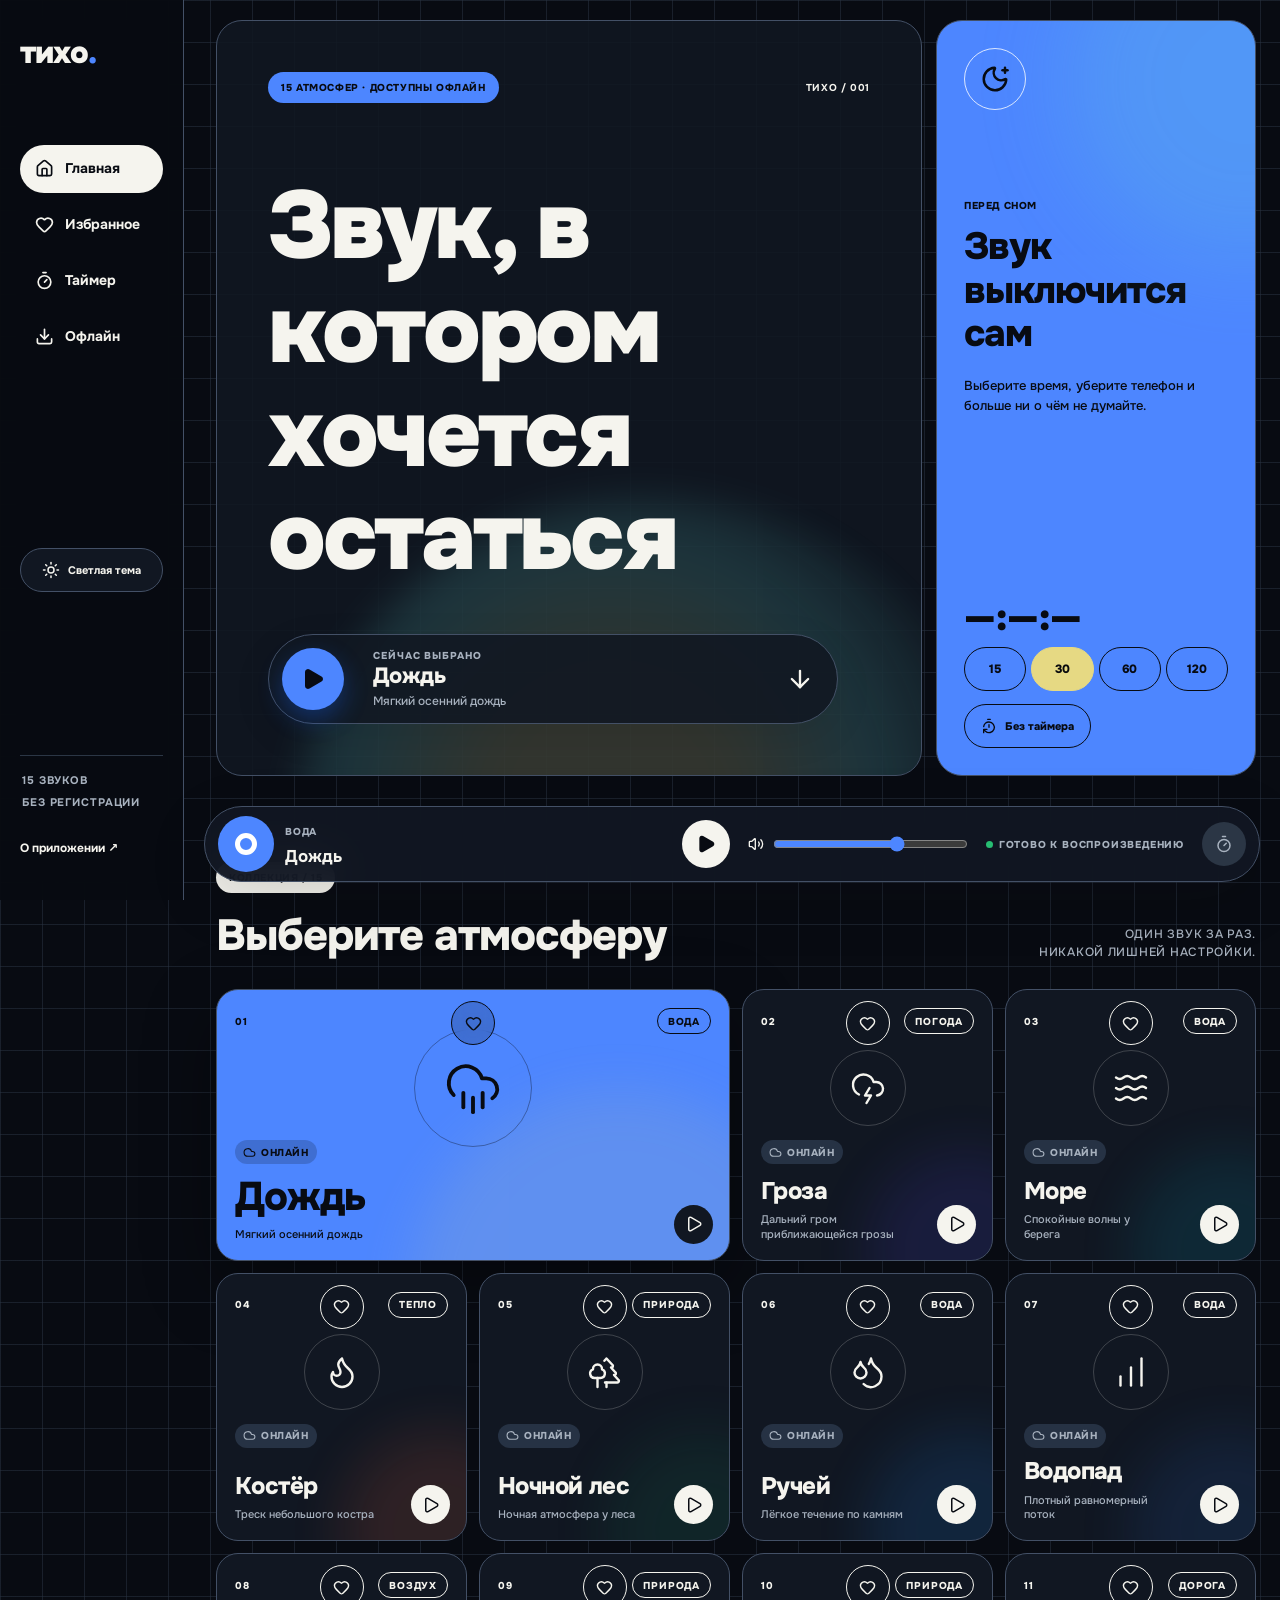
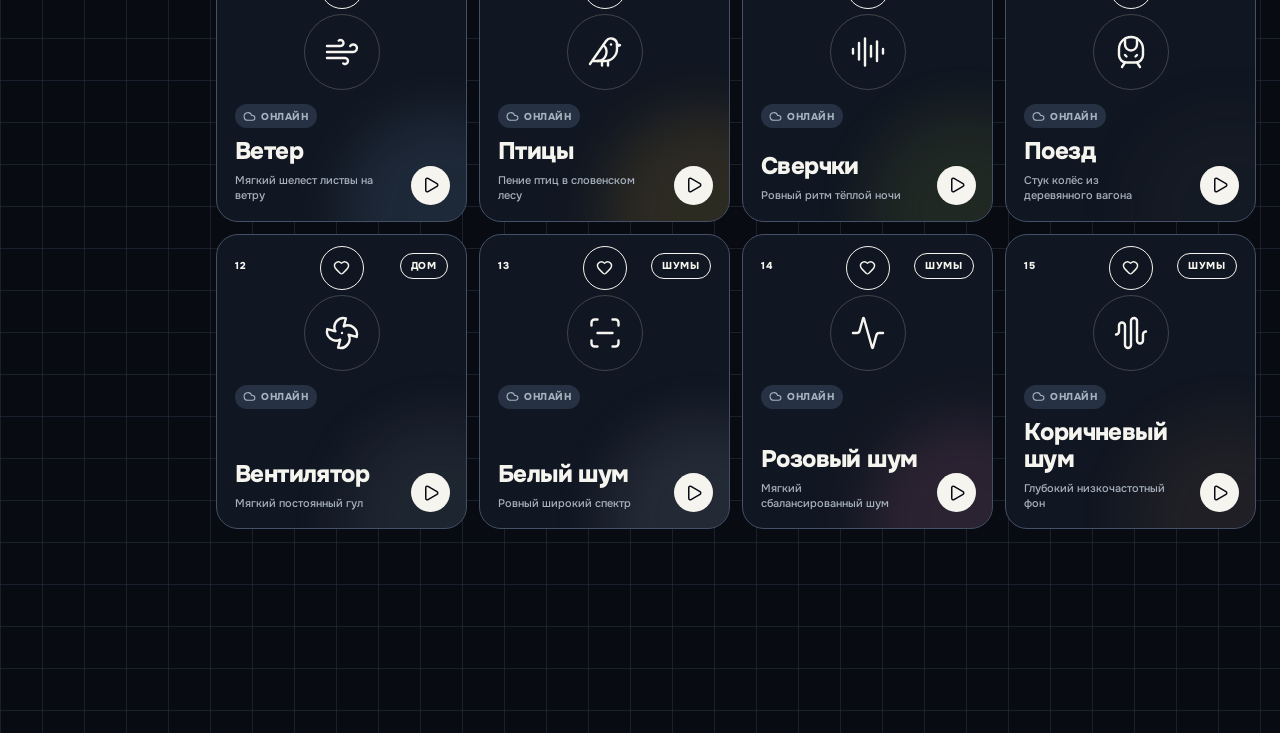
<file: index.html>
<!DOCTYPE html><html lang="ru" data-theme="dark"><head><meta charSet="utf-8"/><meta name="viewport" content="width=device-width, initial-scale=1"/><link rel="stylesheet" href="/_next/static/css/index.DmvmZwRd.css" data-rsc-css-href="/_next/static/css/index.DmvmZwRd.css" data-precedence="vite-rsc/importer-resources"/><link rel="modulepreload" fetchPriority="low" href="/_next/static/chunks/index-2ROYkHH_.js"/><script src="/_next/static/chunks/rolldown-runtime-C60lm6uB.js" type="module" async=""></script><script src="/_next/static/chunks/framework-BgSIrAUN.js" type="module" async=""></script><link rel="modulepreload" href="/_next/static/chunks/layout-segment-context-BqA9joKC.js" crossorigin=""/><link rel="modulepreload" href="/_next/static/chunks/sleep-app-DSwnUjHG.js" crossorigin=""/><title>Тихо — звуки для сна</title><meta name="description" content="15 спокойных звуков, таймер сна и офлайн-режим без регистрации."/><meta name="application-name" content="Тихо"/><meta property="og:title" content="Тихо — звуки для сна"/><meta property="og:description" content="15 атмосфер для сна · офлайн"/><meta property="og:type" content="website"/><meta property="og:locale" content="ru_RU"/><meta name="twitter:card" content="summary_large_image"/><meta name="twitter:title" content="Тихо — звуки для сна"/><meta name="twitter:description" content="15 атмосфер для сна · офлайн"/><link rel="icon" href="/icons/icon-192.png" sizes="192x192" type="image/png"/><link rel="icon" href="/icons/icon-512.png" sizes="512x512" type="image/png"/><link rel="apple-touch-icon" href="/icons/icon-192.png"/><link rel="manifest" href="/manifest.webmanifest"/><meta name="mobile-web-app-capable" content="yes"/><meta name="apple-mobile-web-app-title" content="Тихо"/><meta name="apple-mobile-web-app-status-bar-style" content="default"/><meta name="color-scheme" content="light dark"/><meta name="theme-color" content="#080b12"/><script>(()=>{let theme="dark";try{theme=localStorage.getItem("tiho-theme")==="light"?"light":"dark"}catch{}const root=document.documentElement;root.dataset.theme=theme;root.style.colorScheme=theme;const meta=document.querySelector('meta[name="theme-color"]');if(meta)meta.setAttribute("content",theme==="dark"?"#080b12":"#f7f8f4")})()</script><script>Object.assign(((self[Symbol.for("vinext.navigationRuntime")]??={bootstrap:{routeManifest:null},functions:{}}).bootstrap.rsc??={rsc:[]}),{params:{},nav:{"pathname":"/","searchParams":[]}})</script><link rel="modulepreload" href="/_next/static/chunks/index-2ROYkHH_.js" />
</head><body><div class="app-shell"><aside class="side-nav"><a class="wordmark" href="/" aria-label="Тихо — главная">тихо<span>.</span></a><div class="side-nav-items"><button type="button" class="nav-item is-active" aria-current="page" aria-label="Главная"><svg xmlns="http://www.w3.org/2000/svg" width="19" height="19" viewBox="0 0 24 24" fill="none" stroke="currentColor" stroke-width="2.1" stroke-linecap="round" stroke-linejoin="round" class="lucide lucide-house" aria-hidden="true"><path d="M15 21v-8a1 1 0 0 0-1-1h-4a1 1 0 0 0-1 1v8"></path><path d="M3 10a2 2 0 0 1 .709-1.528l7-6a2 2 0 0 1 2.582 0l7 6A2 2 0 0 1 21 10v9a2 2 0 0 1-2 2H5a2 2 0 0 1-2-2z"></path></svg><span>Главная</span></button><button type="button" class="nav-item" aria-label="Избранное"><svg xmlns="http://www.w3.org/2000/svg" width="19" height="19" viewBox="0 0 24 24" fill="none" stroke="currentColor" stroke-width="2.1" stroke-linecap="round" stroke-linejoin="round" class="lucide lucide-heart" aria-hidden="true"><path d="M2 9.5a5.5 5.5 0 0 1 9.591-3.676.56.56 0 0 0 .818 0A5.49 5.49 0 0 1 22 9.5c0 2.29-1.5 4-3 5.5l-5.492 5.313a2 2 0 0 1-3 .019L5 15c-1.5-1.5-3-3.2-3-5.5"></path></svg><span>Избранное</span></button><button type="button" class="nav-item" aria-label="Таймер"><svg xmlns="http://www.w3.org/2000/svg" width="19" height="19" viewBox="0 0 24 24" fill="none" stroke="currentColor" stroke-width="2.1" stroke-linecap="round" stroke-linejoin="round" class="lucide lucide-timer" aria-hidden="true"><line x1="10" x2="14" y1="2" y2="2"></line><line x1="12" x2="15" y1="14" y2="11"></line><circle cx="12" cy="14" r="8"></circle></svg><span>Таймер</span></button><button type="button" class="nav-item" aria-label="Офлайн"><svg xmlns="http://www.w3.org/2000/svg" width="19" height="19" viewBox="0 0 24 24" fill="none" stroke="currentColor" stroke-width="2.1" stroke-linecap="round" stroke-linejoin="round" class="lucide lucide-download" aria-hidden="true"><path d="M12 15V3"></path><path d="M21 15v4a2 2 0 0 1-2 2H5a2 2 0 0 1-2-2v-4"></path><path d="m7 10 5 5 5-5"></path></svg><span>Офлайн</span></button></div><div class="side-theme"><button type="button" class="theme-toggle" aria-label="Включить светлую тему" aria-pressed="true"><span class="theme-icon theme-icon-moon"><svg xmlns="http://www.w3.org/2000/svg" width="18" height="18" viewBox="0 0 24 24" fill="none" stroke="currentColor" stroke-width="2" stroke-linecap="round" stroke-linejoin="round" class="lucide lucide-moon" aria-hidden="true"><path d="M20.985 12.486a9 9 0 1 1-9.473-9.472c.405-.022.617.46.402.803a6 6 0 0 0 8.268 8.268c.344-.215.825-.004.803.401"></path></svg></span><span class="theme-icon theme-icon-sun"><svg xmlns="http://www.w3.org/2000/svg" width="18" height="18" viewBox="0 0 24 24" fill="none" stroke="currentColor" stroke-width="2" stroke-linecap="round" stroke-linejoin="round" class="lucide lucide-sun" aria-hidden="true"><circle cx="12" cy="12" r="4"></circle><path d="M12 2v2"></path><path d="M12 20v2"></path><path d="m4.93 4.93 1.41 1.41"></path><path d="m17.66 17.66 1.41 1.41"></path><path d="M2 12h2"></path><path d="M20 12h2"></path><path d="m6.34 17.66-1.41 1.41"></path><path d="m19.07 4.93-1.41 1.41"></path></svg></span><span><span class="theme-label-light">Ночная тема</span><span class="theme-label-dark">Светлая тема</span></span></button></div><div class="side-note"><span>15 звуков</span><span>без регистрации</span></div><a class="about-link" href="/about">О приложении ↗</a></aside><nav class="bottom-nav" aria-label="Основное меню"><button type="button" class="nav-item is-active" aria-current="page" aria-label="Главная"><svg xmlns="http://www.w3.org/2000/svg" width="19" height="19" viewBox="0 0 24 24" fill="none" stroke="currentColor" stroke-width="2.1" stroke-linecap="round" stroke-linejoin="round" class="lucide lucide-house" aria-hidden="true"><path d="M15 21v-8a1 1 0 0 0-1-1h-4a1 1 0 0 0-1 1v8"></path><path d="M3 10a2 2 0 0 1 .709-1.528l7-6a2 2 0 0 1 2.582 0l7 6A2 2 0 0 1 21 10v9a2 2 0 0 1-2 2H5a2 2 0 0 1-2-2z"></path></svg><span>Главная</span></button><button type="button" class="nav-item" aria-label="Избранное"><svg xmlns="http://www.w3.org/2000/svg" width="19" height="19" viewBox="0 0 24 24" fill="none" stroke="currentColor" stroke-width="2.1" stroke-linecap="round" stroke-linejoin="round" class="lucide lucide-heart" aria-hidden="true"><path d="M2 9.5a5.5 5.5 0 0 1 9.591-3.676.56.56 0 0 0 .818 0A5.49 5.49 0 0 1 22 9.5c0 2.29-1.5 4-3 5.5l-5.492 5.313a2 2 0 0 1-3 .019L5 15c-1.5-1.5-3-3.2-3-5.5"></path></svg><span>Избранное</span></button><button type="button" class="nav-item" aria-label="Таймер"><svg xmlns="http://www.w3.org/2000/svg" width="19" height="19" viewBox="0 0 24 24" fill="none" stroke="currentColor" stroke-width="2.1" stroke-linecap="round" stroke-linejoin="round" class="lucide lucide-timer" aria-hidden="true"><line x1="10" x2="14" y1="2" y2="2"></line><line x1="12" x2="15" y1="14" y2="11"></line><circle cx="12" cy="14" r="8"></circle></svg><span>Таймер</span></button><button type="button" class="nav-item" aria-label="Офлайн"><svg xmlns="http://www.w3.org/2000/svg" width="19" height="19" viewBox="0 0 24 24" fill="none" stroke="currentColor" stroke-width="2.1" stroke-linecap="round" stroke-linejoin="round" class="lucide lucide-download" aria-hidden="true"><path d="M12 15V3"></path><path d="M21 15v4a2 2 0 0 1-2 2H5a2 2 0 0 1-2-2v-4"></path><path d="m7 10 5 5 5-5"></path></svg><span>Офлайн</span></button></nav><header class="mobile-header"><a class="wordmark" href="/" aria-label="Тихо — главная">тихо<span>.</span></a><div class="mobile-actions"><button type="button" class="theme-toggle is-compact" aria-label="Включить светлую тему" aria-pressed="true"><span class="theme-icon theme-icon-moon"><svg xmlns="http://www.w3.org/2000/svg" width="18" height="18" viewBox="0 0 24 24" fill="none" stroke="currentColor" stroke-width="2" stroke-linecap="round" stroke-linejoin="round" class="lucide lucide-moon" aria-hidden="true"><path d="M20.985 12.486a9 9 0 1 1-9.473-9.472c.405-.022.617.46.402.803a6 6 0 0 0 8.268 8.268c.344-.215.825-.004.803.401"></path></svg></span><span class="theme-icon theme-icon-sun"><svg xmlns="http://www.w3.org/2000/svg" width="18" height="18" viewBox="0 0 24 24" fill="none" stroke="currentColor" stroke-width="2" stroke-linecap="round" stroke-linejoin="round" class="lucide lucide-sun" aria-hidden="true"><circle cx="12" cy="12" r="4"></circle><path d="M12 2v2"></path><path d="M12 20v2"></path><path d="m4.93 4.93 1.41 1.41"></path><path d="m17.66 17.66 1.41 1.41"></path><path d="M2 12h2"></path><path d="M20 12h2"></path><path d="m6.34 17.66-1.41 1.41"></path><path d="m19.07 4.93-1.41 1.41"></path></svg></span></button><button class="offline-mini" type="button" aria-label="Офлайн-режим недоступен"><span class="status-dot is-unavailable"></span>Только онлайн</button></div></header><main class="app-content"><section class="hero-grid" aria-labelledby="hero-title"><div class="hero-main"><div class="hero-meta"><span class="eyebrow">15 атмосфер · доступны офлайн</span><span class="hero-index">ТИХО / 001</span></div><h1 id="hero-title">Звук, в котором хочется остаться</h1><div class="hero-active"><button class="hero-play" type="button" aria-label="Включить Дождь"><svg xmlns="http://www.w3.org/2000/svg" width="24" height="24" viewBox="0 0 24 24" fill="currentColor" stroke="currentColor" stroke-width="2" stroke-linecap="round" stroke-linejoin="round" class="lucide lucide-play" aria-hidden="true"><path d="M5 5a2 2 0 0 1 3.008-1.728l11.997 6.998a2 2 0 0 1 .003 3.458l-12 7A2 2 0 0 1 5 19z"></path></svg></button><div><span>Сейчас выбрано</span><strong>Дождь</strong><p>Мягкий осенний дождь</p></div><svg xmlns="http://www.w3.org/2000/svg" width="28" height="28" viewBox="0 0 24 24" fill="none" stroke="currentColor" stroke-width="2" stroke-linecap="round" stroke-linejoin="round" class="lucide lucide-arrow-down hero-arrow" aria-hidden="true"><path d="M12 5v14"></path><path d="m19 12-7 7-7-7"></path></svg></div></div><aside class="sleep-panel"><div class="panel-icon" aria-hidden="true"><svg xmlns="http://www.w3.org/2000/svg" width="30" height="30" viewBox="0 0 24 24" fill="none" stroke="currentColor" stroke-width="2" stroke-linecap="round" stroke-linejoin="round" class="lucide lucide-moon-star" aria-hidden="true"><path d="M18 5h4"></path><path d="M20 3v4"></path><path d="M20.985 12.486a9 9 0 1 1-9.473-9.472c.405-.022.617.46.402.803a6 6 0 0 0 8.268 8.268c.344-.215.825-.004.803.401"></path></svg></div><p class="panel-kicker">Перед сном</p><h2>Звук выключится сам</h2><p class="panel-copy">Выберите время, уберите телефон и больше ни о чём не думайте.</p><div class="timer-panel-ui is-compact"><output role="timer" aria-label="Таймер не включён" class="timer-clock">—:—:—</output><div class="timer-options" aria-label="Время до выключения"><button type="button" aria-label="15 минут">15</button><button type="button" aria-label="30 минут" class="is-selected">30</button><button type="button" aria-label="60 минут">60</button><button type="button" aria-label="120 минут">120</button></div><button class="timer-clear" type="button"><svg xmlns="http://www.w3.org/2000/svg" width="16" height="16" viewBox="0 0 24 24" fill="none" stroke="currentColor" stroke-width="2" stroke-linecap="round" stroke-linejoin="round" class="lucide lucide-timer-reset" aria-hidden="true"><path d="M10 2h4"></path><path d="M12 14v-4"></path><path d="M4 13a8 8 0 0 1 8-7 8 8 0 1 1-5.3 14L4 17.6"></path><path d="M9 17H4v5"></path></svg>Без таймера</button></div></aside></section><section class="catalog-section" aria-labelledby="catalog-title"><div class="section-heading"><div><span class="eyebrow eyebrow-dark">Коллекция / 15</span><h2 id="catalog-title">Выберите атмосферу</h2></div><p>Один звук за раз.<br/>Никакой лишней настройки.</p></div><div class="sound-grid"><article class="sound-card is-active is-idle" data-testid="sound-card" style="--card-accent:#1668FF"><button class="sound-card-hit" type="button" aria-label="Включить: Дождь — Мягкий осенний дождь" aria-busy="false" aria-pressed="false"></button><button class="sound-favorite" type="button" aria-label="Добавить Дождь в избранное" aria-pressed="false"><svg xmlns="http://www.w3.org/2000/svg" width="17" height="17" viewBox="0 0 24 24" fill="none" stroke="currentColor" stroke-width="2" stroke-linecap="round" stroke-linejoin="round" class="lucide lucide-heart" aria-hidden="true"><path d="M2 9.5a5.5 5.5 0 0 1 9.591-3.676.56.56 0 0 0 .818 0A5.49 5.49 0 0 1 22 9.5c0 2.29-1.5 4-3 5.5l-5.492 5.313a2 2 0 0 1-3 .019L5 15c-1.5-1.5-3-3.2-3-5.5"></path></svg></button><div class="sound-card-top" aria-hidden="true"><span class="sound-number">01</span><span class="sound-category">Вода</span></div><div class="sound-visual" aria-hidden="true"><svg xmlns="http://www.w3.org/2000/svg" width="58" height="58" viewBox="0 0 24 24" fill="none" stroke="currentColor" stroke-width="1.6" stroke-linecap="round" stroke-linejoin="round" class="lucide lucide-cloud-rain" aria-hidden="true"><path d="M4 14.899A7 7 0 1 1 15.71 8h1.79a4.5 4.5 0 0 1 2.5 8.242"></path><path d="M16 14v6"></path><path d="M8 14v6"></path><path d="M12 16v6"></path></svg><span class="sound-orbit"></span></div><span class="sound-cache" aria-label="Онлайн"><svg xmlns="http://www.w3.org/2000/svg" width="13" height="13" viewBox="0 0 24 24" fill="none" stroke="currentColor" stroke-width="2" stroke-linecap="round" stroke-linejoin="round" class="lucide lucide-cloud" aria-hidden="true"><path d="M17.5 19H9a7 7 0 1 1 6.71-9h1.79a4.5 4.5 0 1 1 0 9Z"></path></svg>Онлайн</span><div class="sound-copy"><h3>Дождь</h3><p>Мягкий осенний дождь</p></div><span class="sound-play is-idle" aria-hidden="true"><svg xmlns="http://www.w3.org/2000/svg" width="18" height="18" viewBox="0 0 24 24" fill="none" stroke="currentColor" stroke-width="2" stroke-linecap="round" stroke-linejoin="round" class="lucide lucide-play" aria-hidden="true"><path d="M5 5a2 2 0 0 1 3.008-1.728l11.997 6.998a2 2 0 0 1 .003 3.458l-12 7A2 2 0 0 1 5 19z"></path></svg></span></article><article class="sound-card is-idle" data-testid="sound-card" style="--card-accent:#5746FF"><button class="sound-card-hit" type="button" aria-label="Включить: Гроза — Дальний гром приближающейся грозы" aria-busy="false" aria-pressed="false"></button><button class="sound-favorite" type="button" aria-label="Добавить Гроза в избранное" aria-pressed="false"><svg xmlns="http://www.w3.org/2000/svg" width="17" height="17" viewBox="0 0 24 24" fill="none" stroke="currentColor" stroke-width="2" stroke-linecap="round" stroke-linejoin="round" class="lucide lucide-heart" aria-hidden="true"><path d="M2 9.5a5.5 5.5 0 0 1 9.591-3.676.56.56 0 0 0 .818 0A5.49 5.49 0 0 1 22 9.5c0 2.29-1.5 4-3 5.5l-5.492 5.313a2 2 0 0 1-3 .019L5 15c-1.5-1.5-3-3.2-3-5.5"></path></svg></button><div class="sound-card-top" aria-hidden="true"><span class="sound-number">02</span><span class="sound-category">Погода</span></div><div class="sound-visual" aria-hidden="true"><svg xmlns="http://www.w3.org/2000/svg" width="36" height="36" viewBox="0 0 24 24" fill="none" stroke="currentColor" stroke-width="1.6" stroke-linecap="round" stroke-linejoin="round" class="lucide lucide-cloud-lightning" aria-hidden="true"><path d="M6 16.326A7 7 0 1 1 15.71 8h1.79a4.5 4.5 0 0 1 .5 8.973"></path><path d="m13 12-3 5h4l-3 5"></path></svg><span class="sound-orbit"></span></div><span class="sound-cache" aria-label="Онлайн"><svg xmlns="http://www.w3.org/2000/svg" width="13" height="13" viewBox="0 0 24 24" fill="none" stroke="currentColor" stroke-width="2" stroke-linecap="round" stroke-linejoin="round" class="lucide lucide-cloud" aria-hidden="true"><path d="M17.5 19H9a7 7 0 1 1 6.71-9h1.79a4.5 4.5 0 1 1 0 9Z"></path></svg>Онлайн</span><div class="sound-copy"><h3>Гроза</h3><p>Дальний гром приближающейся грозы</p></div><span class="sound-play is-idle" aria-hidden="true"><svg xmlns="http://www.w3.org/2000/svg" width="18" height="18" viewBox="0 0 24 24" fill="none" stroke="currentColor" stroke-width="2" stroke-linecap="round" stroke-linejoin="round" class="lucide lucide-play" aria-hidden="true"><path d="M5 5a2 2 0 0 1 3.008-1.728l11.997 6.998a2 2 0 0 1 .003 3.458l-12 7A2 2 0 0 1 5 19z"></path></svg></span></article><article class="sound-card is-idle" data-testid="sound-card" style="--card-accent:#00A7C4"><button class="sound-card-hit" type="button" aria-label="Включить: Море — Спокойные волны у берега" aria-busy="false" aria-pressed="false"></button><button class="sound-favorite" type="button" aria-label="Добавить Море в избранное" aria-pressed="false"><svg xmlns="http://www.w3.org/2000/svg" width="17" height="17" viewBox="0 0 24 24" fill="none" stroke="currentColor" stroke-width="2" stroke-linecap="round" stroke-linejoin="round" class="lucide lucide-heart" aria-hidden="true"><path d="M2 9.5a5.5 5.5 0 0 1 9.591-3.676.56.56 0 0 0 .818 0A5.49 5.49 0 0 1 22 9.5c0 2.29-1.5 4-3 5.5l-5.492 5.313a2 2 0 0 1-3 .019L5 15c-1.5-1.5-3-3.2-3-5.5"></path></svg></button><div class="sound-card-top" aria-hidden="true"><span class="sound-number">03</span><span class="sound-category">Вода</span></div><div class="sound-visual" aria-hidden="true"><svg xmlns="http://www.w3.org/2000/svg" width="36" height="36" viewBox="0 0 24 24" fill="none" stroke="currentColor" stroke-width="1.6" stroke-linecap="round" stroke-linejoin="round" class="lucide lucide-waves-horizontal" aria-hidden="true"><path d="M2 12q2.5 2 5 0t5 0 5 0 5 0"></path><path d="M2 19q2.5 2 5 0t5 0 5 0 5 0"></path><path d="M2 5q2.5 2 5 0t5 0 5 0 5 0"></path></svg><span class="sound-orbit"></span></div><span class="sound-cache" aria-label="Онлайн"><svg xmlns="http://www.w3.org/2000/svg" width="13" height="13" viewBox="0 0 24 24" fill="none" stroke="currentColor" stroke-width="2" stroke-linecap="round" stroke-linejoin="round" class="lucide lucide-cloud" aria-hidden="true"><path d="M17.5 19H9a7 7 0 1 1 6.71-9h1.79a4.5 4.5 0 1 1 0 9Z"></path></svg>Онлайн</span><div class="sound-copy"><h3>Море</h3><p>Спокойные волны у берега</p></div><span class="sound-play is-idle" aria-hidden="true"><svg xmlns="http://www.w3.org/2000/svg" width="18" height="18" viewBox="0 0 24 24" fill="none" stroke="currentColor" stroke-width="2" stroke-linecap="round" stroke-linejoin="round" class="lucide lucide-play" aria-hidden="true"><path d="M5 5a2 2 0 0 1 3.008-1.728l11.997 6.998a2 2 0 0 1 .003 3.458l-12 7A2 2 0 0 1 5 19z"></path></svg></span></article><article class="sound-card is-idle" data-testid="sound-card" style="--card-accent:#FF6A3D"><button class="sound-card-hit" type="button" aria-label="Включить: Костёр — Треск небольшого костра" aria-busy="false" aria-pressed="false"></button><button class="sound-favorite" type="button" aria-label="Добавить Костёр в избранное" aria-pressed="false"><svg xmlns="http://www.w3.org/2000/svg" width="17" height="17" viewBox="0 0 24 24" fill="none" stroke="currentColor" stroke-width="2" stroke-linecap="round" stroke-linejoin="round" class="lucide lucide-heart" aria-hidden="true"><path d="M2 9.5a5.5 5.5 0 0 1 9.591-3.676.56.56 0 0 0 .818 0A5.49 5.49 0 0 1 22 9.5c0 2.29-1.5 4-3 5.5l-5.492 5.313a2 2 0 0 1-3 .019L5 15c-1.5-1.5-3-3.2-3-5.5"></path></svg></button><div class="sound-card-top" aria-hidden="true"><span class="sound-number">04</span><span class="sound-category">Тепло</span></div><div class="sound-visual" aria-hidden="true"><svg xmlns="http://www.w3.org/2000/svg" width="36" height="36" viewBox="0 0 24 24" fill="none" stroke="currentColor" stroke-width="1.6" stroke-linecap="round" stroke-linejoin="round" class="lucide lucide-flame" aria-hidden="true"><path d="M12 3q1 4 4 6.5t3 5.5a1 1 0 0 1-14 0 5 5 0 0 1 1-3 1 1 0 0 0 5 0c0-2-1.5-3-1.5-5q0-2 2.5-4"></path></svg><span class="sound-orbit"></span></div><span class="sound-cache" aria-label="Онлайн"><svg xmlns="http://www.w3.org/2000/svg" width="13" height="13" viewBox="0 0 24 24" fill="none" stroke="currentColor" stroke-width="2" stroke-linecap="round" stroke-linejoin="round" class="lucide lucide-cloud" aria-hidden="true"><path d="M17.5 19H9a7 7 0 1 1 6.71-9h1.79a4.5 4.5 0 1 1 0 9Z"></path></svg>Онлайн</span><div class="sound-copy"><h3>Костёр</h3><p>Треск небольшого костра</p></div><span class="sound-play is-idle" aria-hidden="true"><svg xmlns="http://www.w3.org/2000/svg" width="18" height="18" viewBox="0 0 24 24" fill="none" stroke="currentColor" stroke-width="2" stroke-linecap="round" stroke-linejoin="round" class="lucide lucide-play" aria-hidden="true"><path d="M5 5a2 2 0 0 1 3.008-1.728l11.997 6.998a2 2 0 0 1 .003 3.458l-12 7A2 2 0 0 1 5 19z"></path></svg></span></article><article class="sound-card is-idle" data-testid="sound-card" style="--card-accent:#148A5B"><button class="sound-card-hit" type="button" aria-label="Включить: Ночной лес — Ночная атмосфера у леса" aria-busy="false" aria-pressed="false"></button><button class="sound-favorite" type="button" aria-label="Добавить Ночной лес в избранное" aria-pressed="false"><svg xmlns="http://www.w3.org/2000/svg" width="17" height="17" viewBox="0 0 24 24" fill="none" stroke="currentColor" stroke-width="2" stroke-linecap="round" stroke-linejoin="round" class="lucide lucide-heart" aria-hidden="true"><path d="M2 9.5a5.5 5.5 0 0 1 9.591-3.676.56.56 0 0 0 .818 0A5.49 5.49 0 0 1 22 9.5c0 2.29-1.5 4-3 5.5l-5.492 5.313a2 2 0 0 1-3 .019L5 15c-1.5-1.5-3-3.2-3-5.5"></path></svg></button><div class="sound-card-top" aria-hidden="true"><span class="sound-number">05</span><span class="sound-category">Природа</span></div><div class="sound-visual" aria-hidden="true"><svg xmlns="http://www.w3.org/2000/svg" width="36" height="36" viewBox="0 0 24 24" fill="none" stroke="currentColor" stroke-width="1.6" stroke-linecap="round" stroke-linejoin="round" class="lucide lucide-trees" aria-hidden="true"><path d="M10 10v.2A3 3 0 0 1 8.9 16H5a3 3 0 0 1-1-5.8V10a3 3 0 0 1 6 0Z"></path><path d="M7 16v6"></path><path d="M13 19v3"></path><path d="M12 19h8.3a1 1 0 0 0 .7-1.7L18 14h.3a1 1 0 0 0 .7-1.7L16 9h.2a1 1 0 0 0 .8-1.7L13 3l-1.4 1.5"></path></svg><span class="sound-orbit"></span></div><span class="sound-cache" aria-label="Онлайн"><svg xmlns="http://www.w3.org/2000/svg" width="13" height="13" viewBox="0 0 24 24" fill="none" stroke="currentColor" stroke-width="2" stroke-linecap="round" stroke-linejoin="round" class="lucide lucide-cloud" aria-hidden="true"><path d="M17.5 19H9a7 7 0 1 1 6.71-9h1.79a4.5 4.5 0 1 1 0 9Z"></path></svg>Онлайн</span><div class="sound-copy"><h3>Ночной лес</h3><p>Ночная атмосфера у леса</p></div><span class="sound-play is-idle" aria-hidden="true"><svg xmlns="http://www.w3.org/2000/svg" width="18" height="18" viewBox="0 0 24 24" fill="none" stroke="currentColor" stroke-width="2" stroke-linecap="round" stroke-linejoin="round" class="lucide lucide-play" aria-hidden="true"><path d="M5 5a2 2 0 0 1 3.008-1.728l11.997 6.998a2 2 0 0 1 .003 3.458l-12 7A2 2 0 0 1 5 19z"></path></svg></span></article><article class="sound-card is-idle" data-testid="sound-card" style="--card-accent:#1C8DFF"><button class="sound-card-hit" type="button" aria-label="Включить: Ручей — Лёгкое течение по камням" aria-busy="false" aria-pressed="false"></button><button class="sound-favorite" type="button" aria-label="Добавить Ручей в избранное" aria-pressed="false"><svg xmlns="http://www.w3.org/2000/svg" width="17" height="17" viewBox="0 0 24 24" fill="none" stroke="currentColor" stroke-width="2" stroke-linecap="round" stroke-linejoin="round" class="lucide lucide-heart" aria-hidden="true"><path d="M2 9.5a5.5 5.5 0 0 1 9.591-3.676.56.56 0 0 0 .818 0A5.49 5.49 0 0 1 22 9.5c0 2.29-1.5 4-3 5.5l-5.492 5.313a2 2 0 0 1-3 .019L5 15c-1.5-1.5-3-3.2-3-5.5"></path></svg></button><div class="sound-card-top" aria-hidden="true"><span class="sound-number">06</span><span class="sound-category">Вода</span></div><div class="sound-visual" aria-hidden="true"><svg xmlns="http://www.w3.org/2000/svg" width="36" height="36" viewBox="0 0 24 24" fill="none" stroke="currentColor" stroke-width="1.6" stroke-linecap="round" stroke-linejoin="round" class="lucide lucide-droplets" aria-hidden="true"><path d="M7 16.3c2.2 0 4-1.83 4-4.05 0-1.16-.57-2.26-1.71-3.19S7.29 6.75 7 5.3c-.29 1.45-1.14 2.84-2.29 3.76S3 11.1 3 12.25c0 2.22 1.8 4.05 4 4.05z"></path><path d="M12.56 6.6A10.97 10.97 0 0 0 14 3.02c.5 2.5 2 4.9 4 6.5s3 3.5 3 5.5a6.98 6.98 0 0 1-11.91 4.97"></path></svg><span class="sound-orbit"></span></div><span class="sound-cache" aria-label="Онлайн"><svg xmlns="http://www.w3.org/2000/svg" width="13" height="13" viewBox="0 0 24 24" fill="none" stroke="currentColor" stroke-width="2" stroke-linecap="round" stroke-linejoin="round" class="lucide lucide-cloud" aria-hidden="true"><path d="M17.5 19H9a7 7 0 1 1 6.71-9h1.79a4.5 4.5 0 1 1 0 9Z"></path></svg>Онлайн</span><div class="sound-copy"><h3>Ручей</h3><p>Лёгкое течение по камням</p></div><span class="sound-play is-idle" aria-hidden="true"><svg xmlns="http://www.w3.org/2000/svg" width="18" height="18" viewBox="0 0 24 24" fill="none" stroke="currentColor" stroke-width="2" stroke-linecap="round" stroke-linejoin="round" class="lucide lucide-play" aria-hidden="true"><path d="M5 5a2 2 0 0 1 3.008-1.728l11.997 6.998a2 2 0 0 1 .003 3.458l-12 7A2 2 0 0 1 5 19z"></path></svg></span></article><article class="sound-card is-idle" data-testid="sound-card" style="--card-accent:#2B70D8"><button class="sound-card-hit" type="button" aria-label="Включить: Водопад — Плотный равномерный поток" aria-busy="false" aria-pressed="false"></button><button class="sound-favorite" type="button" aria-label="Добавить Водопад в избранное" aria-pressed="false"><svg xmlns="http://www.w3.org/2000/svg" width="17" height="17" viewBox="0 0 24 24" fill="none" stroke="currentColor" stroke-width="2" stroke-linecap="round" stroke-linejoin="round" class="lucide lucide-heart" aria-hidden="true"><path d="M2 9.5a5.5 5.5 0 0 1 9.591-3.676.56.56 0 0 0 .818 0A5.49 5.49 0 0 1 22 9.5c0 2.29-1.5 4-3 5.5l-5.492 5.313a2 2 0 0 1-3 .019L5 15c-1.5-1.5-3-3.2-3-5.5"></path></svg></button><div class="sound-card-top" aria-hidden="true"><span class="sound-number">07</span><span class="sound-category">Вода</span></div><div class="sound-visual" aria-hidden="true"><svg xmlns="http://www.w3.org/2000/svg" width="36" height="36" viewBox="0 0 24 24" fill="none" stroke="currentColor" stroke-width="1.6" stroke-linecap="round" stroke-linejoin="round" class="lucide lucide-chart-no-axes-column-increasing" aria-hidden="true"><path d="M5 21v-6"></path><path d="M12 21V9"></path><path d="M19 21V3"></path></svg><span class="sound-orbit"></span></div><span class="sound-cache" aria-label="Онлайн"><svg xmlns="http://www.w3.org/2000/svg" width="13" height="13" viewBox="0 0 24 24" fill="none" stroke="currentColor" stroke-width="2" stroke-linecap="round" stroke-linejoin="round" class="lucide lucide-cloud" aria-hidden="true"><path d="M17.5 19H9a7 7 0 1 1 6.71-9h1.79a4.5 4.5 0 1 1 0 9Z"></path></svg>Онлайн</span><div class="sound-copy"><h3>Водопад</h3><p>Плотный равномерный поток</p></div><span class="sound-play is-idle" aria-hidden="true"><svg xmlns="http://www.w3.org/2000/svg" width="18" height="18" viewBox="0 0 24 24" fill="none" stroke="currentColor" stroke-width="2" stroke-linecap="round" stroke-linejoin="round" class="lucide lucide-play" aria-hidden="true"><path d="M5 5a2 2 0 0 1 3.008-1.728l11.997 6.998a2 2 0 0 1 .003 3.458l-12 7A2 2 0 0 1 5 19z"></path></svg></span></article><article class="sound-card is-idle" data-testid="sound-card" style="--card-accent:#79A8D8"><button class="sound-card-hit" type="button" aria-label="Включить: Ветер — Мягкий шелест листвы на ветру" aria-busy="false" aria-pressed="false"></button><button class="sound-favorite" type="button" aria-label="Добавить Ветер в избранное" aria-pressed="false"><svg xmlns="http://www.w3.org/2000/svg" width="17" height="17" viewBox="0 0 24 24" fill="none" stroke="currentColor" stroke-width="2" stroke-linecap="round" stroke-linejoin="round" class="lucide lucide-heart" aria-hidden="true"><path d="M2 9.5a5.5 5.5 0 0 1 9.591-3.676.56.56 0 0 0 .818 0A5.49 5.49 0 0 1 22 9.5c0 2.29-1.5 4-3 5.5l-5.492 5.313a2 2 0 0 1-3 .019L5 15c-1.5-1.5-3-3.2-3-5.5"></path></svg></button><div class="sound-card-top" aria-hidden="true"><span class="sound-number">08</span><span class="sound-category">Воздух</span></div><div class="sound-visual" aria-hidden="true"><svg xmlns="http://www.w3.org/2000/svg" width="36" height="36" viewBox="0 0 24 24" fill="none" stroke="currentColor" stroke-width="1.6" stroke-linecap="round" stroke-linejoin="round" class="lucide lucide-wind" aria-hidden="true"><path d="M12.8 19.6A2 2 0 1 0 14 16H2"></path><path d="M17.5 8a2.5 2.5 0 1 1 2 4H2"></path><path d="M9.8 4.4A2 2 0 1 1 11 8H2"></path></svg><span class="sound-orbit"></span></div><span class="sound-cache" aria-label="Онлайн"><svg xmlns="http://www.w3.org/2000/svg" width="13" height="13" viewBox="0 0 24 24" fill="none" stroke="currentColor" stroke-width="2" stroke-linecap="round" stroke-linejoin="round" class="lucide lucide-cloud" aria-hidden="true"><path d="M17.5 19H9a7 7 0 1 1 6.71-9h1.79a4.5 4.5 0 1 1 0 9Z"></path></svg>Онлайн</span><div class="sound-copy"><h3>Ветер</h3><p>Мягкий шелест листвы на ветру</p></div><span class="sound-play is-idle" aria-hidden="true"><svg xmlns="http://www.w3.org/2000/svg" width="18" height="18" viewBox="0 0 24 24" fill="none" stroke="currentColor" stroke-width="2" stroke-linecap="round" stroke-linejoin="round" class="lucide lucide-play" aria-hidden="true"><path d="M5 5a2 2 0 0 1 3.008-1.728l11.997 6.998a2 2 0 0 1 .003 3.458l-12 7A2 2 0 0 1 5 19z"></path></svg></span></article><article class="sound-card is-idle" data-testid="sound-card" style="--card-accent:#F5B82E"><button class="sound-card-hit" type="button" aria-label="Включить: Птицы — Пение птиц в словенском лесу" aria-busy="false" aria-pressed="false"></button><button class="sound-favorite" type="button" aria-label="Добавить Птицы в избранное" aria-pressed="false"><svg xmlns="http://www.w3.org/2000/svg" width="17" height="17" viewBox="0 0 24 24" fill="none" stroke="currentColor" stroke-width="2" stroke-linecap="round" stroke-linejoin="round" class="lucide lucide-heart" aria-hidden="true"><path d="M2 9.5a5.5 5.5 0 0 1 9.591-3.676.56.56 0 0 0 .818 0A5.49 5.49 0 0 1 22 9.5c0 2.29-1.5 4-3 5.5l-5.492 5.313a2 2 0 0 1-3 .019L5 15c-1.5-1.5-3-3.2-3-5.5"></path></svg></button><div class="sound-card-top" aria-hidden="true"><span class="sound-number">09</span><span class="sound-category">Природа</span></div><div class="sound-visual" aria-hidden="true"><svg xmlns="http://www.w3.org/2000/svg" width="36" height="36" viewBox="0 0 24 24" fill="none" stroke="currentColor" stroke-width="1.6" stroke-linecap="round" stroke-linejoin="round" class="lucide lucide-bird" aria-hidden="true"><path d="M16 7h.01"></path><path d="M3.4 18H12a8 8 0 0 0 8-8V7a4 4 0 0 0-7.28-2.3L2 20"></path><path d="m20 7 2 .5-2 .5"></path><path d="M10 18v3"></path><path d="M14 17.75V21"></path><path d="M7 18a6 6 0 0 0 3.84-10.61"></path></svg><span class="sound-orbit"></span></div><span class="sound-cache" aria-label="Онлайн"><svg xmlns="http://www.w3.org/2000/svg" width="13" height="13" viewBox="0 0 24 24" fill="none" stroke="currentColor" stroke-width="2" stroke-linecap="round" stroke-linejoin="round" class="lucide lucide-cloud" aria-hidden="true"><path d="M17.5 19H9a7 7 0 1 1 6.71-9h1.79a4.5 4.5 0 1 1 0 9Z"></path></svg>Онлайн</span><div class="sound-copy"><h3>Птицы</h3><p>Пение птиц в словенском лесу</p></div><span class="sound-play is-idle" aria-hidden="true"><svg xmlns="http://www.w3.org/2000/svg" width="18" height="18" viewBox="0 0 24 24" fill="none" stroke="currentColor" stroke-width="2" stroke-linecap="round" stroke-linejoin="round" class="lucide lucide-play" aria-hidden="true"><path d="M5 5a2 2 0 0 1 3.008-1.728l11.997 6.998a2 2 0 0 1 .003 3.458l-12 7A2 2 0 0 1 5 19z"></path></svg></span></article><article class="sound-card is-idle" data-testid="sound-card" style="--card-accent:#8AA635"><button class="sound-card-hit" type="button" aria-label="Включить: Сверчки — Ровный ритм тёплой ночи" aria-busy="false" aria-pressed="false"></button><button class="sound-favorite" type="button" aria-label="Добавить Сверчки в избранное" aria-pressed="false"><svg xmlns="http://www.w3.org/2000/svg" width="17" height="17" viewBox="0 0 24 24" fill="none" stroke="currentColor" stroke-width="2" stroke-linecap="round" stroke-linejoin="round" class="lucide lucide-heart" aria-hidden="true"><path d="M2 9.5a5.5 5.5 0 0 1 9.591-3.676.56.56 0 0 0 .818 0A5.49 5.49 0 0 1 22 9.5c0 2.29-1.5 4-3 5.5l-5.492 5.313a2 2 0 0 1-3 .019L5 15c-1.5-1.5-3-3.2-3-5.5"></path></svg></button><div class="sound-card-top" aria-hidden="true"><span class="sound-number">10</span><span class="sound-category">Природа</span></div><div class="sound-visual" aria-hidden="true"><svg xmlns="http://www.w3.org/2000/svg" width="36" height="36" viewBox="0 0 24 24" fill="none" stroke="currentColor" stroke-width="1.6" stroke-linecap="round" stroke-linejoin="round" class="lucide lucide-audio-lines" aria-hidden="true"><path d="M2 10v3"></path><path d="M6 6v11"></path><path d="M10 3v18"></path><path d="M14 8v7"></path><path d="M18 5v13"></path><path d="M22 10v3"></path></svg><span class="sound-orbit"></span></div><span class="sound-cache" aria-label="Онлайн"><svg xmlns="http://www.w3.org/2000/svg" width="13" height="13" viewBox="0 0 24 24" fill="none" stroke="currentColor" stroke-width="2" stroke-linecap="round" stroke-linejoin="round" class="lucide lucide-cloud" aria-hidden="true"><path d="M17.5 19H9a7 7 0 1 1 6.71-9h1.79a4.5 4.5 0 1 1 0 9Z"></path></svg>Онлайн</span><div class="sound-copy"><h3>Сверчки</h3><p>Ровный ритм тёплой ночи</p></div><span class="sound-play is-idle" aria-hidden="true"><svg xmlns="http://www.w3.org/2000/svg" width="18" height="18" viewBox="0 0 24 24" fill="none" stroke="currentColor" stroke-width="2" stroke-linecap="round" stroke-linejoin="round" class="lucide lucide-play" aria-hidden="true"><path d="M5 5a2 2 0 0 1 3.008-1.728l11.997 6.998a2 2 0 0 1 .003 3.458l-12 7A2 2 0 0 1 5 19z"></path></svg></span></article><article class="sound-card is-idle" data-testid="sound-card" style="--card-accent:#333333"><button class="sound-card-hit" type="button" aria-label="Включить: Поезд — Стук колёс из деревянного вагона" aria-busy="false" aria-pressed="false"></button><button class="sound-favorite" type="button" aria-label="Добавить Поезд в избранное" aria-pressed="false"><svg xmlns="http://www.w3.org/2000/svg" width="17" height="17" viewBox="0 0 24 24" fill="none" stroke="currentColor" stroke-width="2" stroke-linecap="round" stroke-linejoin="round" class="lucide lucide-heart" aria-hidden="true"><path d="M2 9.5a5.5 5.5 0 0 1 9.591-3.676.56.56 0 0 0 .818 0A5.49 5.49 0 0 1 22 9.5c0 2.29-1.5 4-3 5.5l-5.492 5.313a2 2 0 0 1-3 .019L5 15c-1.5-1.5-3-3.2-3-5.5"></path></svg></button><div class="sound-card-top" aria-hidden="true"><span class="sound-number">11</span><span class="sound-category">Дорога</span></div><div class="sound-visual" aria-hidden="true"><svg xmlns="http://www.w3.org/2000/svg" width="36" height="36" viewBox="0 0 24 24" fill="none" stroke="currentColor" stroke-width="1.6" stroke-linecap="round" stroke-linejoin="round" class="lucide lucide-train-front" aria-hidden="true"><path d="M8 3.1V7a4 4 0 0 0 8 0V3.1"></path><path d="m9 15-1-1"></path><path d="m15 15 1-1"></path><path d="M9 19c-2.8 0-5-2.2-5-5v-4a8 8 0 0 1 16 0v4c0 2.8-2.2 5-5 5Z"></path><path d="m8 19-2 3"></path><path d="m16 19 2 3"></path></svg><span class="sound-orbit"></span></div><span class="sound-cache" aria-label="Онлайн"><svg xmlns="http://www.w3.org/2000/svg" width="13" height="13" viewBox="0 0 24 24" fill="none" stroke="currentColor" stroke-width="2" stroke-linecap="round" stroke-linejoin="round" class="lucide lucide-cloud" aria-hidden="true"><path d="M17.5 19H9a7 7 0 1 1 6.71-9h1.79a4.5 4.5 0 1 1 0 9Z"></path></svg>Онлайн</span><div class="sound-copy"><h3>Поезд</h3><p>Стук колёс из деревянного вагона</p></div><span class="sound-play is-idle" aria-hidden="true"><svg xmlns="http://www.w3.org/2000/svg" width="18" height="18" viewBox="0 0 24 24" fill="none" stroke="currentColor" stroke-width="2" stroke-linecap="round" stroke-linejoin="round" class="lucide lucide-play" aria-hidden="true"><path d="M5 5a2 2 0 0 1 3.008-1.728l11.997 6.998a2 2 0 0 1 .003 3.458l-12 7A2 2 0 0 1 5 19z"></path></svg></span></article><article class="sound-card is-idle" data-testid="sound-card" style="--card-accent:#7D8B99"><button class="sound-card-hit" type="button" aria-label="Включить: Вентилятор — Мягкий постоянный гул" aria-busy="false" aria-pressed="false"></button><button class="sound-favorite" type="button" aria-label="Добавить Вентилятор в избранное" aria-pressed="false"><svg xmlns="http://www.w3.org/2000/svg" width="17" height="17" viewBox="0 0 24 24" fill="none" stroke="currentColor" stroke-width="2" stroke-linecap="round" stroke-linejoin="round" class="lucide lucide-heart" aria-hidden="true"><path d="M2 9.5a5.5 5.5 0 0 1 9.591-3.676.56.56 0 0 0 .818 0A5.49 5.49 0 0 1 22 9.5c0 2.29-1.5 4-3 5.5l-5.492 5.313a2 2 0 0 1-3 .019L5 15c-1.5-1.5-3-3.2-3-5.5"></path></svg></button><div class="sound-card-top" aria-hidden="true"><span class="sound-number">12</span><span class="sound-category">Дом</span></div><div class="sound-visual" aria-hidden="true"><svg xmlns="http://www.w3.org/2000/svg" width="36" height="36" viewBox="0 0 24 24" fill="none" stroke="currentColor" stroke-width="1.6" stroke-linecap="round" stroke-linejoin="round" class="lucide lucide-fan" aria-hidden="true"><path d="M10.827 16.379a6.082 6.082 0 0 1-8.618-7.002l5.412 1.45a6.082 6.082 0 0 1 7.002-8.618l-1.45 5.412a6.082 6.082 0 0 1 8.618 7.002l-5.412-1.45a6.082 6.082 0 0 1-7.002 8.618l1.45-5.412Z"></path><path d="M12 12v.01"></path></svg><span class="sound-orbit"></span></div><span class="sound-cache" aria-label="Онлайн"><svg xmlns="http://www.w3.org/2000/svg" width="13" height="13" viewBox="0 0 24 24" fill="none" stroke="currentColor" stroke-width="2" stroke-linecap="round" stroke-linejoin="round" class="lucide lucide-cloud" aria-hidden="true"><path d="M17.5 19H9a7 7 0 1 1 6.71-9h1.79a4.5 4.5 0 1 1 0 9Z"></path></svg>Онлайн</span><div class="sound-copy"><h3>Вентилятор</h3><p>Мягкий постоянный гул</p></div><span class="sound-play is-idle" aria-hidden="true"><svg xmlns="http://www.w3.org/2000/svg" width="18" height="18" viewBox="0 0 24 24" fill="none" stroke="currentColor" stroke-width="2" stroke-linecap="round" stroke-linejoin="round" class="lucide lucide-play" aria-hidden="true"><path d="M5 5a2 2 0 0 1 3.008-1.728l11.997 6.998a2 2 0 0 1 .003 3.458l-12 7A2 2 0 0 1 5 19z"></path></svg></span></article><article class="sound-card is-idle" data-testid="sound-card" style="--card-accent:#A9B3C2"><button class="sound-card-hit" type="button" aria-label="Включить: Белый шум — Ровный широкий спектр" aria-busy="false" aria-pressed="false"></button><button class="sound-favorite" type="button" aria-label="Добавить Белый шум в избранное" aria-pressed="false"><svg xmlns="http://www.w3.org/2000/svg" width="17" height="17" viewBox="0 0 24 24" fill="none" stroke="currentColor" stroke-width="2" stroke-linecap="round" stroke-linejoin="round" class="lucide lucide-heart" aria-hidden="true"><path d="M2 9.5a5.5 5.5 0 0 1 9.591-3.676.56.56 0 0 0 .818 0A5.49 5.49 0 0 1 22 9.5c0 2.29-1.5 4-3 5.5l-5.492 5.313a2 2 0 0 1-3 .019L5 15c-1.5-1.5-3-3.2-3-5.5"></path></svg></button><div class="sound-card-top" aria-hidden="true"><span class="sound-number">13</span><span class="sound-category">Шумы</span></div><div class="sound-visual" aria-hidden="true"><svg xmlns="http://www.w3.org/2000/svg" width="36" height="36" viewBox="0 0 24 24" fill="none" stroke="currentColor" stroke-width="1.6" stroke-linecap="round" stroke-linejoin="round" class="lucide lucide-scan-line" aria-hidden="true"><path d="M3 7V5a2 2 0 0 1 2-2h2"></path><path d="M17 3h2a2 2 0 0 1 2 2v2"></path><path d="M21 17v2a2 2 0 0 1-2 2h-2"></path><path d="M7 21H5a2 2 0 0 1-2-2v-2"></path><path d="M7 12h10"></path></svg><span class="sound-orbit"></span></div><span class="sound-cache" aria-label="Онлайн"><svg xmlns="http://www.w3.org/2000/svg" width="13" height="13" viewBox="0 0 24 24" fill="none" stroke="currentColor" stroke-width="2" stroke-linecap="round" stroke-linejoin="round" class="lucide lucide-cloud" aria-hidden="true"><path d="M17.5 19H9a7 7 0 1 1 6.71-9h1.79a4.5 4.5 0 1 1 0 9Z"></path></svg>Онлайн</span><div class="sound-copy"><h3>Белый шум</h3><p>Ровный широкий спектр</p></div><span class="sound-play is-idle" aria-hidden="true"><svg xmlns="http://www.w3.org/2000/svg" width="18" height="18" viewBox="0 0 24 24" fill="none" stroke="currentColor" stroke-width="2" stroke-linecap="round" stroke-linejoin="round" class="lucide lucide-play" aria-hidden="true"><path d="M5 5a2 2 0 0 1 3.008-1.728l11.997 6.998a2 2 0 0 1 .003 3.458l-12 7A2 2 0 0 1 5 19z"></path></svg></span></article><article class="sound-card is-idle" data-testid="sound-card" style="--card-accent:#E878A8"><button class="sound-card-hit" type="button" aria-label="Включить: Розовый шум — Мягкий сбалансированный шум" aria-busy="false" aria-pressed="false"></button><button class="sound-favorite" type="button" aria-label="Добавить Розовый шум в избранное" aria-pressed="false"><svg xmlns="http://www.w3.org/2000/svg" width="17" height="17" viewBox="0 0 24 24" fill="none" stroke="currentColor" stroke-width="2" stroke-linecap="round" stroke-linejoin="round" class="lucide lucide-heart" aria-hidden="true"><path d="M2 9.5a5.5 5.5 0 0 1 9.591-3.676.56.56 0 0 0 .818 0A5.49 5.49 0 0 1 22 9.5c0 2.29-1.5 4-3 5.5l-5.492 5.313a2 2 0 0 1-3 .019L5 15c-1.5-1.5-3-3.2-3-5.5"></path></svg></button><div class="sound-card-top" aria-hidden="true"><span class="sound-number">14</span><span class="sound-category">Шумы</span></div><div class="sound-visual" aria-hidden="true"><svg xmlns="http://www.w3.org/2000/svg" width="36" height="36" viewBox="0 0 24 24" fill="none" stroke="currentColor" stroke-width="1.6" stroke-linecap="round" stroke-linejoin="round" class="lucide lucide-activity" aria-hidden="true"><path d="M22 12h-2.48a2 2 0 0 0-1.93 1.46l-2.35 8.36a.25.25 0 0 1-.48 0L9.24 2.18a.25.25 0 0 0-.48 0l-2.35 8.36A2 2 0 0 1 4.49 12H2"></path></svg><span class="sound-orbit"></span></div><span class="sound-cache" aria-label="Онлайн"><svg xmlns="http://www.w3.org/2000/svg" width="13" height="13" viewBox="0 0 24 24" fill="none" stroke="currentColor" stroke-width="2" stroke-linecap="round" stroke-linejoin="round" class="lucide lucide-cloud" aria-hidden="true"><path d="M17.5 19H9a7 7 0 1 1 6.71-9h1.79a4.5 4.5 0 1 1 0 9Z"></path></svg>Онлайн</span><div class="sound-copy"><h3>Розовый шум</h3><p>Мягкий сбалансированный шум</p></div><span class="sound-play is-idle" aria-hidden="true"><svg xmlns="http://www.w3.org/2000/svg" width="18" height="18" viewBox="0 0 24 24" fill="none" stroke="currentColor" stroke-width="2" stroke-linecap="round" stroke-linejoin="round" class="lucide lucide-play" aria-hidden="true"><path d="M5 5a2 2 0 0 1 3.008-1.728l11.997 6.998a2 2 0 0 1 .003 3.458l-12 7A2 2 0 0 1 5 19z"></path></svg></span></article><article class="sound-card is-idle" data-testid="sound-card" style="--card-accent:#8A5D43"><button class="sound-card-hit" type="button" aria-label="Включить: Коричневый шум — Глубокий низкочастотный фон" aria-busy="false" aria-pressed="false"></button><button class="sound-favorite" type="button" aria-label="Добавить Коричневый шум в избранное" aria-pressed="false"><svg xmlns="http://www.w3.org/2000/svg" width="17" height="17" viewBox="0 0 24 24" fill="none" stroke="currentColor" stroke-width="2" stroke-linecap="round" stroke-linejoin="round" class="lucide lucide-heart" aria-hidden="true"><path d="M2 9.5a5.5 5.5 0 0 1 9.591-3.676.56.56 0 0 0 .818 0A5.49 5.49 0 0 1 22 9.5c0 2.29-1.5 4-3 5.5l-5.492 5.313a2 2 0 0 1-3 .019L5 15c-1.5-1.5-3-3.2-3-5.5"></path></svg></button><div class="sound-card-top" aria-hidden="true"><span class="sound-number">15</span><span class="sound-category">Шумы</span></div><div class="sound-visual" aria-hidden="true"><svg xmlns="http://www.w3.org/2000/svg" width="36" height="36" viewBox="0 0 24 24" fill="none" stroke="currentColor" stroke-width="1.6" stroke-linecap="round" stroke-linejoin="round" class="lucide lucide-audio-waveform" aria-hidden="true"><path d="M2 13a2 2 0 0 0 2-2V7a2 2 0 0 1 4 0v13a2 2 0 0 0 4 0V4a2 2 0 0 1 4 0v13a2 2 0 0 0 4 0v-4a2 2 0 0 1 2-2"></path></svg><span class="sound-orbit"></span></div><span class="sound-cache" aria-label="Онлайн"><svg xmlns="http://www.w3.org/2000/svg" width="13" height="13" viewBox="0 0 24 24" fill="none" stroke="currentColor" stroke-width="2" stroke-linecap="round" stroke-linejoin="round" class="lucide lucide-cloud" aria-hidden="true"><path d="M17.5 19H9a7 7 0 1 1 6.71-9h1.79a4.5 4.5 0 1 1 0 9Z"></path></svg>Онлайн</span><div class="sound-copy"><h3>Коричневый шум</h3><p>Глубокий низкочастотный фон</p></div><span class="sound-play is-idle" aria-hidden="true"><svg xmlns="http://www.w3.org/2000/svg" width="18" height="18" viewBox="0 0 24 24" fill="none" stroke="currentColor" stroke-width="2" stroke-linecap="round" stroke-linejoin="round" class="lucide lucide-play" aria-hidden="true"><path d="M5 5a2 2 0 0 1 3.008-1.728l11.997 6.998a2 2 0 0 1 .003 3.458l-12 7A2 2 0 0 1 5 19z"></path></svg></span></article></div></section></main><section class="player-bar" aria-label="Плеер"><div class="player-sound"><span class="player-cover" aria-hidden="true"><span></span></span><div><span>Вода</span><strong>Дождь</strong></div></div><button class="player-play" type="button" aria-label="Включить Дождь"><svg xmlns="http://www.w3.org/2000/svg" width="20" height="20" viewBox="0 0 24 24" fill="currentColor" stroke="currentColor" stroke-width="2" stroke-linecap="round" stroke-linejoin="round" class="lucide lucide-play" aria-hidden="true"><path d="M5 5a2 2 0 0 1 3.008-1.728l11.997 6.998a2 2 0 0 1 .003 3.458l-12 7A2 2 0 0 1 5 19z"></path></svg></button><label class="player-volume"><svg xmlns="http://www.w3.org/2000/svg" width="18" height="18" viewBox="0 0 24 24" fill="none" stroke="currentColor" stroke-width="2" stroke-linecap="round" stroke-linejoin="round" class="lucide lucide-volume2 lucide-volume-2" aria-hidden="true"><path d="M11 4.702a.705.705 0 0 0-1.203-.498L6.413 7.587A1.4 1.4 0 0 1 5.416 8H3a1 1 0 0 0-1 1v6a1 1 0 0 0 1 1h2.416a1.4 1.4 0 0 1 .997.413l3.383 3.384A.705.705 0 0 0 11 19.298z"></path><path d="M16 9a5 5 0 0 1 0 6"></path><path d="M19.364 18.364a9 9 0 0 0 0-12.728"></path></svg><span class="sr-only">Громкость</span><input aria-label="Громкость" type="range" min="0" max="1" step="0.01" value="0.65"/></label><div class="player-status" aria-live="polite"><span class="status-dot"></span>Готово к воспроизведению</div><button class="player-secondary" type="button" aria-label="Открыть таймер"><svg xmlns="http://www.w3.org/2000/svg" width="18" height="18" viewBox="0 0 24 24" fill="none" stroke="currentColor" stroke-width="2" stroke-linecap="round" stroke-linejoin="round" class="lucide lucide-timer" aria-hidden="true"><line x1="10" x2="14" y1="2" y2="2"></line><line x1="12" x2="15" y1="14" y2="11"></line><circle cx="12" cy="14" r="8"></circle></svg></button></section></div><script type="module" src="/_next/static/chunks/index-2ROYkHH_.js" id="_R_" async=""></script><script>((self[Symbol.for("vinext.navigationRuntime")]??={bootstrap:{routeManifest:null},functions:{}}).bootstrap.rsc??={rsc:[]}).rsc.push("2:I[\"8033614ae8fa\",[],\"Children\",1]\n")</script><script>((self[Symbol.for("vinext.navigationRuntime")]??={bootstrap:{routeManifest:null},functions:{}}).bootstrap.rsc??={rsc:[]}).rsc.push("3:I[\"c2d308dd323c\",[],\"GlobalErrorBoundary\",1]\n")</script><script>((self[Symbol.for("vinext.navigationRuntime")]??={bootstrap:{routeManifest:null},functions:{}}).bootstrap.rsc??={rsc:[]}).rsc.push("4:I[\"ecfeea4c79da\",[],\"default\",1]\n")</script><script>((self[Symbol.for("vinext.navigationRuntime")]??={bootstrap:{routeManifest:null},functions:{}}).bootstrap.rsc??={rsc:[]}).rsc.push("5:I[\"c2d308dd323c\",[],\"ErrorBoundary\",1]\n")</script><script>((self[Symbol.for("vinext.navigationRuntime")]??={bootstrap:{routeManifest:null},functions:{}}).bootstrap.rsc??={rsc:[]}).rsc.push("6:I[\"0b1ae3af7320\",[],\"LayoutSegmentProvider\",1]\n")</script><script>((self[Symbol.for("vinext.navigationRuntime")]??={bootstrap:{routeManifest:null},functions:{}}).bootstrap.rsc??={rsc:[]}).rsc.push("7:I[\"8033614ae8fa\",[],\"Slot\",1]\n")</script><script>((self[Symbol.for("vinext.navigationRuntime")]??={bootstrap:{routeManifest:null},functions:{}}).bootstrap.rsc??={rsc:[]}).rsc.push("8:I[\"60d934a7d4d3\",[],\"AppRouterScrollTarget\",1]\n")</script><script>((self[Symbol.for("vinext.navigationRuntime")]??={bootstrap:{routeManifest:null},functions:{}}).bootstrap.rsc??={rsc:[]}).rsc.push("9:I[\"c2d308dd323c\",[],\"RedirectBoundary\",1]\n")</script><script>((self[Symbol.for("vinext.navigationRuntime")]??={bootstrap:{routeManifest:null},functions:{}}).bootstrap.rsc??={rsc:[]}).rsc.push(":HL[\"/_next/static/css/index.DmvmZwRd.css\",\"style\"     ]\n")</script><script>((self[Symbol.for("vinext.navigationRuntime")]??={bootstrap:{routeManifest:null},functions:{}}).bootstrap.rsc??={rsc:[]}).rsc.push("0:{\"__route\":\"route:/\",\"__interceptionContext\":null,\"__layoutIds\":[\"layout:/\"],\"__rootLayout\":\"/\",\"__sourcePage\":\"/page\",\"page:/\":\"$L1\",\"layout:/\":[[[[\"$\",\"link\",\"css:/_next/static/css/index.DmvmZwRd.css\",{\"rel\":\"stylesheet\",\"precedence\":\"vite-rsc/importer-resources\",\"href\":\"/_next/static/css/index.DmvmZwRd.css\",\"data-rsc-css-href\":\"/_next/static/css/index.DmvmZwRd.css\"}],\"$undefined\"],[\"$\",\"html\",null,{\"lang\":\"ru\",\"data-theme\":\"dark\",\"suppressHydrationWarning\":true,\"children\":[[\"$\",\"head\",null,{\"children\":[[\"$\",\"meta\",null,{\"name\":\"theme-color\",\"content\":\"#080b12\"}],[\"$\",\"script\",null,{\"dangerouslySetInnerHTML\":{\"__html\":\"(()=\u003e{let theme=\\\"dark\\\";try{theme=localStorage.getItem(\\\"tiho-theme\\\")===\\\"light\\\"?\\\"light\\\":\\\"dark\\\"}catch{}const root=document.documentElement;root.dataset.theme=theme;root.style.colorScheme=theme;const meta=document.querySelector('meta[name=\\\"theme-color\\\"]');if(meta)meta.setAttribute(\\\"content\\\",theme===\\\"dark\\\"?\\\"#080b12\\\":\\\"#f7f8f4\\\")})()\"}}]]}],[\"$\",\"body\",null,{\"children\":[\"$\",\"$L2\",null,{}]}]]}]],null],\"route:/\":[[[\"$\",\"meta\",null,{\"charSet\":\"utf-8\"}],[[\"$\",\"title\",\"0\",{\"children\":\"Тихо — звуки для сна\"}],[\"$\",\"meta\",\"1\",{\"name\":\"description\",\"content\":\"15 спокойных звуков, таймер сна и офлайн-режим без регистрации.\"}],[\"$\",\"meta\",\"2\",{\"name\":\"application-name\",\"content\":\"Тихо\"}],[\"$\",\"meta\",\"3\",{\"property\":\"og:title\",\"content\":\"Тихо — звуки для сна\"}],[\"$\",\"meta\",\"4\",{\"property\":\"og:description\",\"content\":\"15 атмосфер для сна · офлайн\"}],[\"$\",\"meta\",\"5\",{\"property\":\"og:type\",\"content\":\"website\"}],[\"$\",\"meta\",\"6\",{\"property\":\"og:locale\",\"content\":\"ru_RU\"}],[\"$\",\"meta\",\"7\",{\"name\":\"twitter:card\",\"content\":\"summary_large_image\"}],[\"$\",\"meta\",\"8\",{\"name\":\"twitter:title\",\"content\":\"Тихо — звуки для сна\"}],[\"$\",\"meta\",\"9\",{\"name\":\"twitter:description\",\"content\":\"15 атмосфер для сна · офлайн\"}],[\"$\",\"link\",\"10\",{\"rel\":\"icon\",\"href\":\"/icons/icon-192.png\",\"sizes\":\"192x192\",\"type\":\"image/png\"}],[\"$\",\"link\",\"11\",{\"rel\":\"icon\",\"href\":\"/icons/icon-512.png\",\"sizes\":\"512x512\",\"type\":\"image/png\"}],[\"$\",\"link\",\"12\",{\"rel\":\"apple-touch-icon\",\"href\":\"/icons/icon-192.png\"}],[\"$\",\"link\",\"13\",{\"rel\":\"manifest\",\"href\":\"/manifest.webmanifest\"}],[\"$\",\"meta\",\"14\",{\"name\":\"mobile-web-app-capable\",\"content\":\"yes\"}],[\"$\",\"meta\",\"15\",{\"name\":\"apple-mobile-web-app-title\",\"content\":\"Тихо\"}],[\"$\",\"meta\",\"16\",{\"name\":\"apple-mobile-web-app-status-bar-style\",\"content\":\"default\"}]],[[\"$\",\"meta\",\"0\",{\"name\":\"viewport\",\"content\":\"width=device-width, initial-scale=1\"}],[\"$\",\"meta\",\"1\",{\"name\":\"color-scheme\",\"content\":\"light dark\"}]]],[\"$\",\"$L3\",null,{\"fallback\":\"$4\",\"children\":[\"$\",\"$L5\",null,{\"fallback\":\"$4\",\"children\":[\"$\",\"$L6\",null,{\"providerId\":\"layout:/\",\"segmentMap\":{\"children\":[]},\"children\":[\"$\",\"$L7\",null,{\"id\":\"layout:/\",\"parallelSlots\":\"$undefined\",\"children\":[\"$\",\"$L8\",null,{\"children\":[\"$\",\"$L9\",null,{\"children\":[[\"$\",\"$L6\",null,{\"providerId\":\"page:/\",\"segmentMap\":{\"children\":[\"__PAGE__\"]},\"children\":[\"$\",\"$L7\",null,{\"id\":\"page:/\"}]}],null]}]}]}]}]}]}],null,null],\"__layoutFlags\":{\"layout:/\":\"s\"},\"__artifactCompatibility\":{\"schemaVersion\":1,\"graphVersion\":\"app-route-graph:1177fd80f83fa7b0\",\"deploymentVersion\":\"58a4be43-c0f2-45c8-816d-5ab39235543d\",\"appElementsSchemaVersion\":1,\"rscPayloadSchemaVersion\":1,\"rootBoundaryId\":\"/\",\"renderEpoch\":null},\"__renderObservation\":{\"schemaVersion\":1,\"output\":{\"kind\":\"app-rsc\",\"mountedSlotsFingerprint\":null,\"renderEpoch\":null,\"rootBoundaryId\":\"/\",\"routeId\":\"route:/\"},\"completeness\":\"partial\",\"boundaryOutcome\":{\"kind\":\"unknown\"},\"requestApis\":[{\"kind\":\"connection\",\"status\":\"unknown\"},{\"kind\":\"cookies\",\"status\":\"unknown\"},{\"kind\":\"draftMode\",\"status\":\"unknown\"},{\"kind\":\"headers\",\"status\":\"unknown\"},{\"kind\":\"params\",\"status\":\"unknown\"},{\"kind\":\"searchParams\",\"status\":\"unknown\"}],\"dynamicFetches\":[],\"cacheTags\":[\"/\",\"_N_T_/\",\"_N_T_/index\",\"_N_T_/layout\",\"_N_T_/page\"],\"pathTags\":[\"/\"],\"cacheability\":\"unknown\",\"downgrade\":{\"target\":\"freshRender\",\"reasons\":[{\"code\":\"CP_DOWNGRADE_CACHEABILITY_UNKNOWN\",\"target\":\"freshRender\"},{\"code\":\"CP_DOWNGRADE_INCOMPLETE_OBSERVATION\",\"completeness\":\"partial\",\"target\":\"freshRender\"},{\"code\":\"CP_DOWNGRADE_UNKNOWN_REQUEST_API\",\"requestApi\":\"connection\",\"target\":\"freshRender\"},{\"code\":\"CP_DOWNGRADE_UNKNOWN_REQUEST_API\",\"requestApi\":\"cookies\",\"target\":\"freshRender\"},{\"code\":\"CP_DOWNGRADE_UNKNOWN_REQUEST_API\",\"requestApi\":\"draftMode\",\"target\":\"freshRender\"},{\"code\":\"CP_DOWNGRADE_UNKNOWN_REQUEST_API\",\"requestApi\":\"headers\",\"target\":\"freshRender\"},{\"code\":\"CP_DOWNGRADE_UNKNOWN_REQUEST_API\",\"requestApi\":\"params\",\"target\":\"freshRender\"},{\"code\":\"CP_DOWNGRADE_UNKNOWN_REQUEST_API\",\"requestApi\":\"searchParams\",\"target\":\"freshRender\"}],\"fallback\":{\"kind\":\"breakerFallback\",\"code\":\"CP_PRIVATE_DYNAMIC_DOWNGRADE\",\"mode\":\"renderFresh\",\"scope\":\"affectedOutput\",\"fields\":{\"reasonCodes\":[\"CP_DOWNGRADE_CACHEABILITY_UNKNOWN\",\"CP_DOWNGRADE_INCOMPLETE_OBSERVATION\",\"CP_DOWNGRADE_UNKNOWN_REQUEST_API\",\"CP_DOWNGRADE_UNKNOWN_REQUEST_API\",\"CP_DOWNGRADE_UNKNOWN_REQUEST_API\",\"CP_DOWNGRADE_UNKNOWN_REQUEST_API\",\"CP_DOWNGRADE_UNKNOWN_REQUEST_API\",\"CP_DOWNGRADE_UNKNOWN_REQUEST_API\"],\"target\":\"freshRender\"}},\"isPublicCacheCandidate\":false}}}\n")</script><script>((self[Symbol.for("vinext.navigationRuntime")]??={bootstrap:{routeManifest:null},functions:{}}).bootstrap.rsc??={rsc:[]}).rsc.push("a:I[\"6970dd2fa1a6\",[],\"SleepApp\",1]\n")</script><script>((self[Symbol.for("vinext.navigationRuntime")]??={bootstrap:{routeManifest:null},functions:{}}).bootstrap.rsc??={rsc:[]}).rsc.push("1:[\"$\",\"$La\",null,{\"sounds\":[{\"id\":\"rain\",\"name\":\"Дождь\",\"category\":\"Вода\",\"description\":\"Мягкий осенний дождь\",\"file\":\"/sounds/rain.audio-v2.mp3\",\"icon\":\"CloudRain\",\"accent\":\"#1668FF\",\"version\":\"audio-v2\"},{\"id\":\"thunder\",\"name\":\"Гроза\",\"category\":\"Погода\",\"description\":\"Дальний гром приближающейся грозы\",\"file\":\"/sounds/thunder.audio-v2.mp3\",\"icon\":\"CloudLightning\",\"accent\":\"#5746FF\",\"version\":\"audio-v2\"},{\"id\":\"ocean\",\"name\":\"Море\",\"category\":\"Вода\",\"description\":\"Спокойные волны у берега\",\"file\":\"/sounds/ocean.audio-v2.mp3\",\"icon\":\"Waves\",\"accent\":\"#00A7C4\",\"version\":\"audio-v2\"},{\"id\":\"fire\",\"name\":\"Костёр\",\"category\":\"Тепло\",\"description\":\"Треск небольшого костра\",\"file\":\"/sounds/fire.audio-v2.mp3\",\"icon\":\"Flame\",\"accent\":\"#FF6A3D\",\"version\":\"audio-v2\"},{\"id\":\"night-forest\",\"name\":\"Ночной лес\",\"category\":\"Природа\",\"description\":\"Ночная атмосфера у леса\",\"file\":\"/sounds/night-forest.audio-v2.mp3\",\"icon\":\"Trees\",\"accent\":\"#148A5B\",\"version\":\"audio-v2\"},{\"id\":\"stream\",\"name\":\"Ручей\",\"category\":\"Вода\",\"description\":\"Лёгкое течение по камням\",\"file\":\"/sounds/stream.audio-v2.mp3\",\"icon\":\"Droplets\",\"accent\":\"#1C8DFF\",\"version\":\"audio-v2\"},{\"id\":\"waterfall\",\"name\":\"Водопад\",\"category\":\"Вода\",\"description\":\"Плотный равномерный поток\",\"file\":\"/sounds/waterfall.audio-v2.mp3\",\"icon\":\"ChartNoAxesColumnIncreasing\",\"accent\":\"#2B70D8\",\"version\":\"audio-v2\"},{\"id\":\"wind\",\"name\":\"Ветер\",\"category\":\"Воздух\",\"description\":\"Мягкий шелест листвы на ветру\",\"file\":\"/sounds/wind.audio-v2.mp3\",\"icon\":\"Wind\",\"accent\":\"#79A8D8\",\"version\":\"audio-v2\"},{\"id\":\"birds\",\"name\":\"Птицы\",\"category\":\"Природа\",\"description\":\"Пение птиц в словенском лесу\",\"file\":\"/sounds/birds.audio-v2.mp3\",\"icon\":\"Bird\",\"accent\":\"#F5B82E\",\"version\":\"audio-v2\"},{\"id\":\"crickets\",\"name\":\"Сверчки\",\"category\":\"Природа\",\"description\":\"Ровный ритм тёплой ночи\",\"file\":\"/sounds/crickets.audio-v2.mp3\",\"icon\":\"AudioLines\",\"accent\":\"#8AA635\",\"version\":\"audio-v2\"},{\"id\":\"train\",\"name\":\"Поезд\",\"category\":\"Дорога\",\"description\":\"Стук колёс из деревянного вагона\",\"file\":\"/sounds/train.audio-v2.mp3\",\"icon\":\"TrainFront\",\"accent\":\"#333333\",\"version\":\"audio-v2\"},{\"id\":\"fan\",\"name\":\"Вентилятор\",\"category\":\"Дом\",\"description\":\"Мягкий постоянный гул\",\"file\":\"/sounds/fan.audio-v2.mp3\",\"icon\":\"Fan\",\"accent\":\"#7D8B99\",\"version\":\"audio-v2\"},{\"id\":\"white-noise\",\"name\":\"Белый шум\",\"category\":\"Шумы\",\"description\":\"Ровный широкий спектр\",\"file\":\"/sounds/white-noise.audio-v2.mp3\",\"icon\":\"ScanLine\",\"accent\":\"#A9B3C2\",\"version\":\"audio-v2\"},{\"id\":\"pink-noise\",\"name\":\"Розовый шум\",\"category\":\"Шумы\",\"description\":\"Мягкий сбалансированный шум\",\"file\":\"/sounds/pink-noise.audio-v2.mp3\",\"icon\":\"Activity\",\"accent\":\"#E878A8\",\"version\":\"audio-v2\"},{\"id\":\"brown-noise\",\"name\":\"Коричневый шум\",\"category\":\"Шумы\",\"description\":\"Глубокий низкочастотный фон\",\"file\":\"/sounds/brown-noise.audio-v2.mp3\",\"icon\":\"AudioWaveform\",\"accent\":\"#8A5D43\",\"version\":\"audio-v2\"}]}]\n")</script><script>Object.assign(((self[Symbol.for("vinext.navigationRuntime")]??={bootstrap:{routeManifest:null},functions:{}}).bootstrap.rsc??={rsc:[]}),{"initialCacheKind":"static"});((self[Symbol.for("vinext.navigationRuntime")]??={bootstrap:{routeManifest:null},functions:{}}).bootstrap.rsc??={rsc:[]}).done=true</script></body></html>
</file>
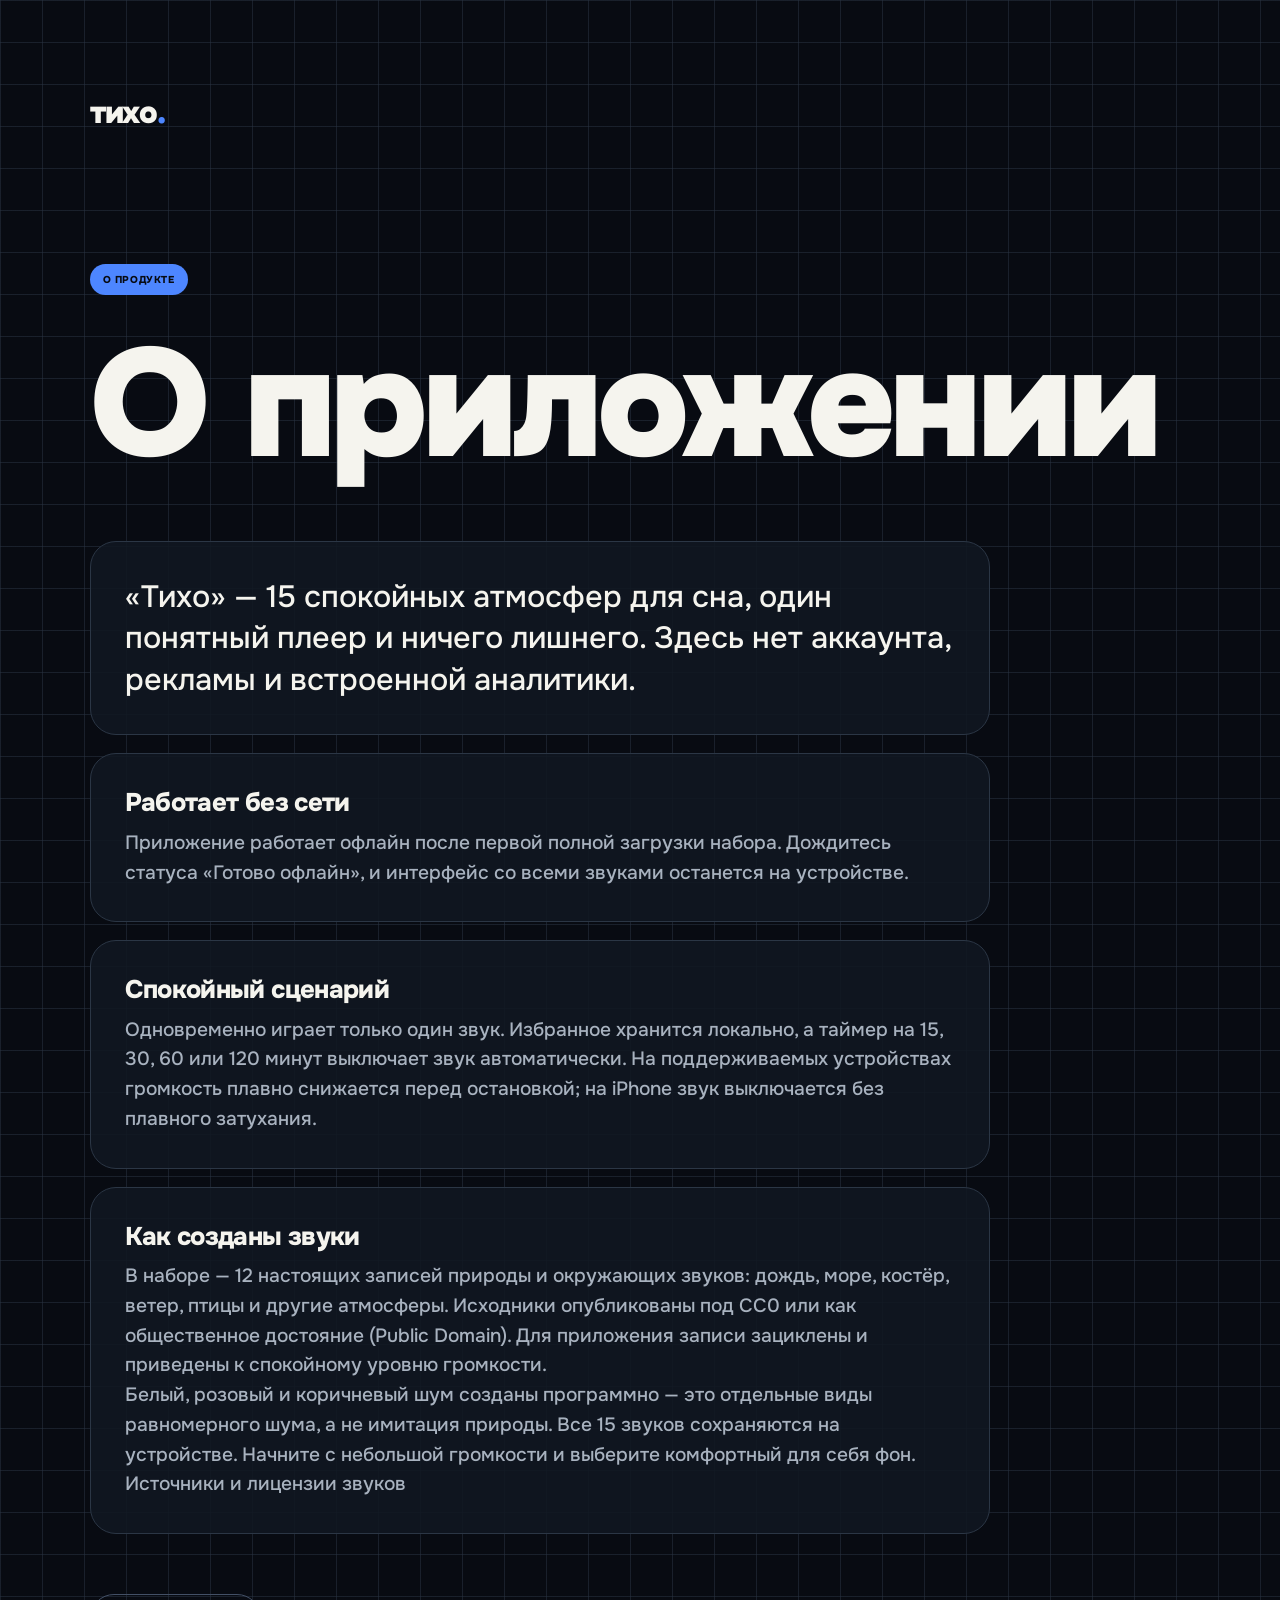
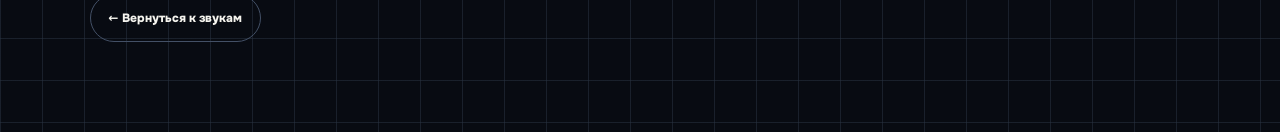
<file: about/index.html>
<!DOCTYPE html><html lang="ru" data-theme="dark"><head><meta charSet="utf-8"/><meta name="viewport" content="width=device-width, initial-scale=1"/><link rel="stylesheet" href="/_next/static/css/index.DmvmZwRd.css" data-rsc-css-href="/_next/static/css/index.DmvmZwRd.css" data-precedence="vite-rsc/importer-resources"/><link rel="modulepreload" fetchPriority="low" href="/_next/static/chunks/index-2ROYkHH_.js"/><script src="/_next/static/chunks/rolldown-runtime-C60lm6uB.js" type="module" async=""></script><script src="/_next/static/chunks/framework-BgSIrAUN.js" type="module" async=""></script><link rel="modulepreload" href="/_next/static/chunks/layout-segment-context-BqA9joKC.js" crossorigin=""/><title>Тихо — звуки для сна</title><meta name="description" content="15 спокойных звуков, таймер сна и офлайн-режим без регистрации."/><meta name="application-name" content="Тихо"/><meta property="og:title" content="Тихо — звуки для сна"/><meta property="og:description" content="15 атмосфер для сна · офлайн"/><meta property="og:type" content="website"/><meta property="og:locale" content="ru_RU"/><meta name="twitter:card" content="summary_large_image"/><meta name="twitter:title" content="Тихо — звуки для сна"/><meta name="twitter:description" content="15 атмосфер для сна · офлайн"/><link rel="icon" href="/icons/icon-192.png" sizes="192x192" type="image/png"/><link rel="icon" href="/icons/icon-512.png" sizes="512x512" type="image/png"/><link rel="apple-touch-icon" href="/icons/icon-192.png"/><link rel="manifest" href="/manifest.webmanifest"/><meta name="mobile-web-app-capable" content="yes"/><meta name="apple-mobile-web-app-title" content="Тихо"/><meta name="apple-mobile-web-app-status-bar-style" content="default"/><meta name="color-scheme" content="light dark"/><meta name="theme-color" content="#080b12"/><script>(()=>{let theme="dark";try{theme=localStorage.getItem("tiho-theme")==="light"?"light":"dark"}catch{}const root=document.documentElement;root.dataset.theme=theme;root.style.colorScheme=theme;const meta=document.querySelector('meta[name="theme-color"]');if(meta)meta.setAttribute("content",theme==="dark"?"#080b12":"#f7f8f4")})()</script><script>Object.assign(((self[Symbol.for("vinext.navigationRuntime")]??={bootstrap:{routeManifest:null},functions:{}}).bootstrap.rsc??={rsc:[]}),{params:{},nav:{"pathname":"/about","searchParams":[]}})</script><link rel="modulepreload" href="/_next/static/chunks/index-2ROYkHH_.js" />
</head><body><main class="info-page"><a class="wordmark" href="/">тихо<span>.</span></a><span class="eyebrow">О продукте</span><h1>О приложении</h1><div class="info-copy"><p class="info-lead">«Тихо» — 15 спокойных атмосфер для сна, один понятный плеер и ничего лишнего. Здесь нет аккаунта, рекламы и встроенной аналитики.</p><section><h2>Работает без сети</h2><p>Приложение работает офлайн после первой полной загрузки набора. Дождитесь статуса «Готово офлайн», и интерфейс со всеми звуками останется на устройстве.</p></section><section><h2>Спокойный сценарий</h2><p>Одновременно играет только один звук. Избранное хранится локально, а таймер на 15, 30, 60 или 120 минут выключает звук автоматически. На поддерживаемых устройствах громкость плавно снижается перед остановкой; на iPhone звук выключается без плавного затухания.</p></section><section><h2>Как созданы звуки</h2><p>В наборе — 12 настоящих записей природы и окружающих звуков: дождь, море, костёр, ветер, птицы и другие атмосферы. Исходники опубликованы под CC0 или как общественное достояние (Public Domain). Для приложения записи зациклены и приведены к спокойному уровню громкости.</p><p>Белый, розовый и коричневый шум созданы программно — это отдельные виды равномерного шума, а не имитация природы. Все 15 звуков сохраняются на устройстве. Начните с небольшой громкости и выберите комфортный для себя фон.</p><p><a href="/audio-credits.json">Источники и лицензии звуков</a></p></section></div><a class="info-back" href="/">← Вернуться к звукам</a></main><script type="module" src="/_next/static/chunks/index-2ROYkHH_.js" id="_R_" async=""></script><script>((self[Symbol.for("vinext.navigationRuntime")]??={bootstrap:{routeManifest:null},functions:{}}).bootstrap.rsc??={rsc:[]}).rsc.push("2:I[\"8033614ae8fa\",[],\"Children\",1]\n")</script><script>((self[Symbol.for("vinext.navigationRuntime")]??={bootstrap:{routeManifest:null},functions:{}}).bootstrap.rsc??={rsc:[]}).rsc.push("3:I[\"c2d308dd323c\",[],\"GlobalErrorBoundary\",1]\n")</script><script>((self[Symbol.for("vinext.navigationRuntime")]??={bootstrap:{routeManifest:null},functions:{}}).bootstrap.rsc??={rsc:[]}).rsc.push("4:I[\"ecfeea4c79da\",[],\"default\",1]\n")</script><script>((self[Symbol.for("vinext.navigationRuntime")]??={bootstrap:{routeManifest:null},functions:{}}).bootstrap.rsc??={rsc:[]}).rsc.push("5:I[\"c2d308dd323c\",[],\"ErrorBoundary\",1]\n")</script><script>((self[Symbol.for("vinext.navigationRuntime")]??={bootstrap:{routeManifest:null},functions:{}}).bootstrap.rsc??={rsc:[]}).rsc.push("6:I[\"0b1ae3af7320\",[],\"LayoutSegmentProvider\",1]\n")</script><script>((self[Symbol.for("vinext.navigationRuntime")]??={bootstrap:{routeManifest:null},functions:{}}).bootstrap.rsc??={rsc:[]}).rsc.push("7:I[\"8033614ae8fa\",[],\"Slot\",1]\n")</script><script>((self[Symbol.for("vinext.navigationRuntime")]??={bootstrap:{routeManifest:null},functions:{}}).bootstrap.rsc??={rsc:[]}).rsc.push("8:I[\"60d934a7d4d3\",[],\"AppRouterScrollTarget\",1]\n")</script><script>((self[Symbol.for("vinext.navigationRuntime")]??={bootstrap:{routeManifest:null},functions:{}}).bootstrap.rsc??={rsc:[]}).rsc.push("9:I[\"c2d308dd323c\",[],\"RedirectBoundary\",1]\n")</script><script>((self[Symbol.for("vinext.navigationRuntime")]??={bootstrap:{routeManifest:null},functions:{}}).bootstrap.rsc??={rsc:[]}).rsc.push(":HL[\"/_next/static/css/index.DmvmZwRd.css\",\"style\"     ]\n")</script><script>((self[Symbol.for("vinext.navigationRuntime")]??={bootstrap:{routeManifest:null},functions:{}}).bootstrap.rsc??={rsc:[]}).rsc.push("0:{\"__route\":\"route:/about\",\"__interceptionContext\":null,\"__layoutIds\":[\"layout:/\"],\"__rootLayout\":\"/\",\"__sourcePage\":\"/about/page\",\"page:/about\":\"$L1\",\"layout:/\":[[[[\"$\",\"link\",\"css:/_next/static/css/index.DmvmZwRd.css\",{\"rel\":\"stylesheet\",\"precedence\":\"vite-rsc/importer-resources\",\"href\":\"/_next/static/css/index.DmvmZwRd.css\",\"data-rsc-css-href\":\"/_next/static/css/index.DmvmZwRd.css\"}],\"$undefined\"],[\"$\",\"html\",null,{\"lang\":\"ru\",\"data-theme\":\"dark\",\"suppressHydrationWarning\":true,\"children\":[[\"$\",\"head\",null,{\"children\":[[\"$\",\"meta\",null,{\"name\":\"theme-color\",\"content\":\"#080b12\"}],[\"$\",\"script\",null,{\"dangerouslySetInnerHTML\":{\"__html\":\"(()=\u003e{let theme=\\\"dark\\\";try{theme=localStorage.getItem(\\\"tiho-theme\\\")===\\\"light\\\"?\\\"light\\\":\\\"dark\\\"}catch{}const root=document.documentElement;root.dataset.theme=theme;root.style.colorScheme=theme;const meta=document.querySelector('meta[name=\\\"theme-color\\\"]');if(meta)meta.setAttribute(\\\"content\\\",theme===\\\"dark\\\"?\\\"#080b12\\\":\\\"#f7f8f4\\\")})()\"}}]]}],[\"$\",\"body\",null,{\"children\":[\"$\",\"$L2\",null,{}]}]]}]],null],\"route:/about\":[[[\"$\",\"meta\",null,{\"charSet\":\"utf-8\"}],[[\"$\",\"title\",\"0\",{\"children\":\"Тихо — звуки для сна\"}],[\"$\",\"meta\",\"1\",{\"name\":\"description\",\"content\":\"15 спокойных звуков, таймер сна и офлайн-режим без регистрации.\"}],[\"$\",\"meta\",\"2\",{\"name\":\"application-name\",\"content\":\"Тихо\"}],[\"$\",\"meta\",\"3\",{\"property\":\"og:title\",\"content\":\"Тихо — звуки для сна\"}],[\"$\",\"meta\",\"4\",{\"property\":\"og:description\",\"content\":\"15 атмосфер для сна · офлайн\"}],[\"$\",\"meta\",\"5\",{\"property\":\"og:type\",\"content\":\"website\"}],[\"$\",\"meta\",\"6\",{\"property\":\"og:locale\",\"content\":\"ru_RU\"}],[\"$\",\"meta\",\"7\",{\"name\":\"twitter:card\",\"content\":\"summary_large_image\"}],[\"$\",\"meta\",\"8\",{\"name\":\"twitter:title\",\"content\":\"Тихо — звуки для сна\"}],[\"$\",\"meta\",\"9\",{\"name\":\"twitter:description\",\"content\":\"15 атмосфер для сна · офлайн\"}],[\"$\",\"link\",\"10\",{\"rel\":\"icon\",\"href\":\"/icons/icon-192.png\",\"sizes\":\"192x192\",\"type\":\"image/png\"}],[\"$\",\"link\",\"11\",{\"rel\":\"icon\",\"href\":\"/icons/icon-512.png\",\"sizes\":\"512x512\",\"type\":\"image/png\"}],[\"$\",\"link\",\"12\",{\"rel\":\"apple-touch-icon\",\"href\":\"/icons/icon-192.png\"}],[\"$\",\"link\",\"13\",{\"rel\":\"manifest\",\"href\":\"/manifest.webmanifest\"}],[\"$\",\"meta\",\"14\",{\"name\":\"mobile-web-app-capable\",\"content\":\"yes\"}],[\"$\",\"meta\",\"15\",{\"name\":\"apple-mobile-web-app-title\",\"content\":\"Тихо\"}],[\"$\",\"meta\",\"16\",{\"name\":\"apple-mobile-web-app-status-bar-style\",\"content\":\"default\"}]],[[\"$\",\"meta\",\"0\",{\"name\":\"viewport\",\"content\":\"width=device-width, initial-scale=1\"}],[\"$\",\"meta\",\"1\",{\"name\":\"color-scheme\",\"content\":\"light dark\"}]]],[\"$\",\"$L3\",null,{\"fallback\":\"$4\",\"children\":[\"$\",\"$L5\",null,{\"fallback\":\"$4\",\"children\":[\"$\",\"$L6\",null,{\"providerId\":\"layout:/\",\"segmentMap\":{\"children\":[\"about\"]},\"children\":[\"$\",\"$L7\",null,{\"id\":\"layout:/\",\"parallelSlots\":\"$undefined\",\"children\":[\"$\",\"$L8\",null,{\"children\":[\"$\",\"$L9\",null,{\"children\":[[\"$\",\"$L6\",null,{\"providerId\":\"page:/about\",\"segmentMap\":{\"children\":[\"__PAGE__\"]},\"children\":[\"$\",\"$L7\",null,{\"id\":\"page:/about\"}]}],null]}]}]}]}]}]}],null,null],\"__layoutFlags\":{\"layout:/\":\"s\"},\"__artifactCompatibility\":{\"schemaVersion\":1,\"graphVersion\":\"app-route-graph:5d73bdb41b200fd7\",\"deploymentVersion\":\"58a4be43-c0f2-45c8-816d-5ab39235543d\",\"appElementsSchemaVersion\":1,\"rscPayloadSchemaVersion\":1,\"rootBoundaryId\":\"/\",\"renderEpoch\":null},\"__renderObservation\":{\"schemaVersion\":1,\"output\":{\"kind\":\"app-rsc\",\"mountedSlotsFingerprint\":null,\"renderEpoch\":null,\"rootBoundaryId\":\"/\",\"routeId\":\"route:/about\"},\"completeness\":\"partial\",\"boundaryOutcome\":{\"kind\":\"unknown\"},\"requestApis\":[{\"kind\":\"connection\",\"status\":\"unknown\"},{\"kind\":\"cookies\",\"status\":\"unknown\"},{\"kind\":\"draftMode\",\"status\":\"unknown\"},{\"kind\":\"headers\",\"status\":\"unknown\"},{\"kind\":\"params\",\"status\":\"unknown\"},{\"kind\":\"searchParams\",\"status\":\"unknown\"}],\"dynamicFetches\":[],\"cacheTags\":[\"/about\",\"_N_T_/about\",\"_N_T_/about/layout\",\"_N_T_/about/page\",\"_N_T_/layout\"],\"pathTags\":[\"/about\"],\"cacheability\":\"unknown\",\"downgrade\":{\"target\":\"freshRender\",\"reasons\":[{\"code\":\"CP_DOWNGRADE_CACHEABILITY_UNKNOWN\",\"target\":\"freshRender\"},{\"code\":\"CP_DOWNGRADE_INCOMPLETE_OBSERVATION\",\"completeness\":\"partial\",\"target\":\"freshRender\"},{\"code\":\"CP_DOWNGRADE_UNKNOWN_REQUEST_API\",\"requestApi\":\"connection\",\"target\":\"freshRender\"},{\"code\":\"CP_DOWNGRADE_UNKNOWN_REQUEST_API\",\"requestApi\":\"cookies\",\"target\":\"freshRender\"},{\"code\":\"CP_DOWNGRADE_UNKNOWN_REQUEST_API\",\"requestApi\":\"draftMode\",\"target\":\"freshRender\"},{\"code\":\"CP_DOWNGRADE_UNKNOWN_REQUEST_API\",\"requestApi\":\"headers\",\"target\":\"freshRender\"},{\"code\":\"CP_DOWNGRADE_UNKNOWN_REQUEST_API\",\"requestApi\":\"params\",\"target\":\"freshRender\"},{\"code\":\"CP_DOWNGRADE_UNKNOWN_REQUEST_API\",\"requestApi\":\"searchParams\",\"target\":\"freshRender\"}],\"fallback\":{\"kind\":\"breakerFallback\",\"code\":\"CP_PRIVATE_DYNAMIC_DOWNGRADE\",\"mode\":\"renderFresh\",\"scope\":\"affectedOutput\",\"fields\":{\"reasonCodes\":[\"CP_DOWNGRADE_CACHEABILITY_UNKNOWN\",\"CP_DOWNGRADE_INCOMPLETE_OBSERVATION\",\"CP_DOWNGRADE_UNKNOWN_REQUEST_API\",\"CP_DOWNGRADE_UNKNOWN_REQUEST_API\",\"CP_DOWNGRADE_UNKNOWN_REQUEST_API\",\"CP_DOWNGRADE_UNKNOWN_REQUEST_API\",\"CP_DOWNGRADE_UNKNOWN_REQUEST_API\",\"CP_DOWNGRADE_UNKNOWN_REQUEST_API\"],\"target\":\"freshRender\"}},\"isPublicCacheCandidate\":false}}}\n")</script><script>((self[Symbol.for("vinext.navigationRuntime")]??={bootstrap:{routeManifest:null},functions:{}}).bootstrap.rsc??={rsc:[]}).rsc.push("1:[\"$\",\"main\",null,{\"className\":\"info-page\",\"children\":[[\"$\",\"a\",null,{\"className\":\"wordmark\",\"href\":\"/\",\"children\":[\"тихо\",[\"$\",\"span\",null,{\"children\":\".\"}]]}],[\"$\",\"span\",null,{\"className\":\"eyebrow\",\"children\":\"О продукте\"}],[\"$\",\"h1\",null,{\"children\":\"О приложении\"}],[\"$\",\"div\",null,{\"className\":\"info-copy\",\"children\":[[\"$\",\"p\",null,{\"className\":\"info-lead\",\"children\":\"«Тихо» — 15 спокойных атмосфер для сна, один понятный плеер и ничего лишнего. Здесь нет аккаунта, рекламы и встроенной аналитики.\"}],[\"$\",\"section\",null,{\"children\":[[\"$\",\"h2\",null,{\"children\":\"Работает без сети\"}],[\"$\",\"p\",null,{\"children\":\"Приложение работает офлайн после первой полной загрузки набора. Дождитесь статуса «Готово офлайн», и интерфейс со всеми звуками останется на устройстве.\"}]]}],[\"$\",\"section\",null,{\"children\":[[\"$\",\"h2\",null,{\"children\":\"Спокойный сценарий\"}],[\"$\",\"p\",null,{\"children\":\"Одновременно играет только один звук. Избранное хранится локально, а таймер на 15, 30, 60 или 120 минут выключает звук автоматически. На поддерживаемых устройствах громкость плавно снижается перед остановкой; на iPhone звук выключается без плавного затухания.\"}]]}],[\"$\",\"section\",null,{\"children\":[[\"$\",\"h2\",null,{\"children\":\"Как созданы звуки\"}],[\"$\",\"p\",null,{\"children\":\"В наборе — 12 настоящих записей природы и окружающих звуков: дождь, море, костёр, ветер, птицы и другие атмосферы. Исходники опубликованы под CC0 или как общественное достояние (Public Domain). Для приложения записи зациклены и приведены к спокойному уровню громкости.\"}],[\"$\",\"p\",null,{\"children\":\"Белый, розовый и коричневый шум созданы программно — это отдельные виды равномерного шума, а не имитация природы. Все 15 звуков сохраняются на устройстве. Начните с небольшой громкости и выберите комфортный для себя фон.\"}],[\"$\",\"p\",null,{\"children\":[\"$\",\"a\",null,{\"href\":\"/audio-credits.json\",\"children\":\"Источники и лицензии звуков\"}]}]]}]]}],[\"$\",\"a\",null,{\"className\":\"info-back\",\"href\":\"/\",\"children\":\"← Вернуться к звукам\"}]]}]\n")</script><script>Object.assign(((self[Symbol.for("vinext.navigationRuntime")]??={bootstrap:{routeManifest:null},functions:{}}).bootstrap.rsc??={rsc:[]}),{"initialCacheKind":"static"});((self[Symbol.for("vinext.navigationRuntime")]??={bootstrap:{routeManifest:null},functions:{}}).bootstrap.rsc??={rsc:[]}).done=true</script></body></html>
</file>
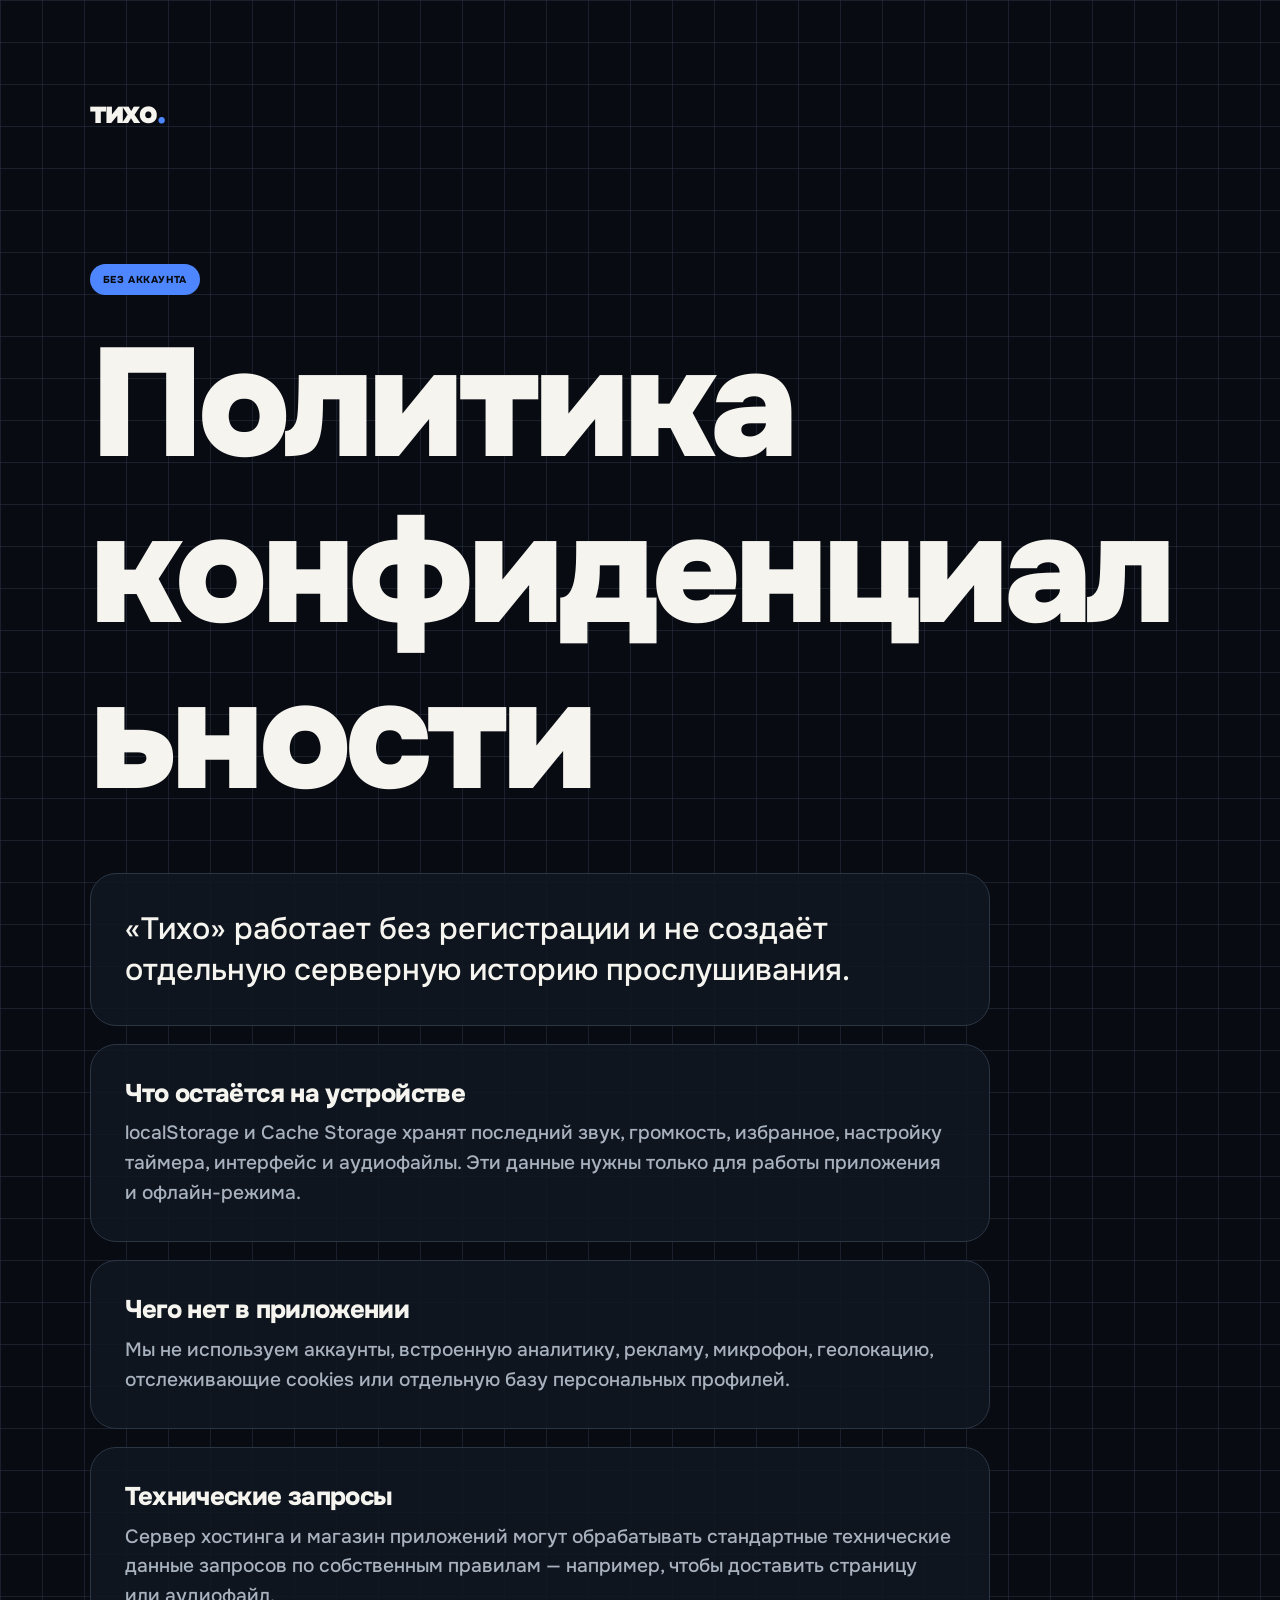
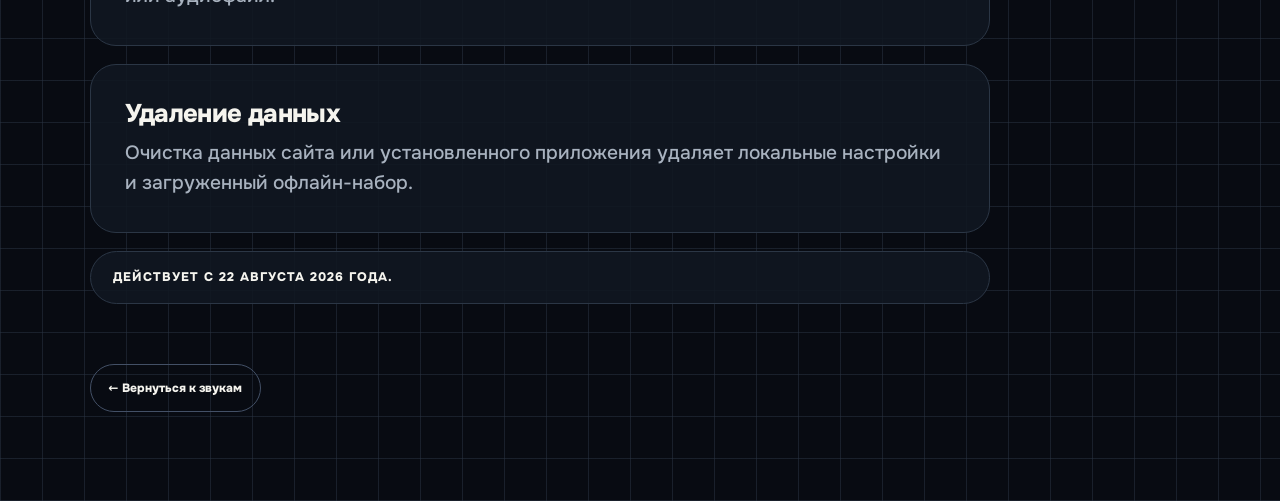
<file: privacy/index.html>
<!DOCTYPE html><html lang="ru" data-theme="dark"><head><meta charSet="utf-8"/><meta name="viewport" content="width=device-width, initial-scale=1"/><link rel="stylesheet" href="/_next/static/css/index.DmvmZwRd.css" data-rsc-css-href="/_next/static/css/index.DmvmZwRd.css" data-precedence="vite-rsc/importer-resources"/><link rel="modulepreload" fetchPriority="low" href="/_next/static/chunks/index-2ROYkHH_.js"/><script src="/_next/static/chunks/rolldown-runtime-C60lm6uB.js" type="module" async=""></script><script src="/_next/static/chunks/framework-BgSIrAUN.js" type="module" async=""></script><link rel="modulepreload" href="/_next/static/chunks/layout-segment-context-BqA9joKC.js" crossorigin=""/><title>Тихо — звуки для сна</title><meta name="description" content="15 спокойных звуков, таймер сна и офлайн-режим без регистрации."/><meta name="application-name" content="Тихо"/><meta property="og:title" content="Тихо — звуки для сна"/><meta property="og:description" content="15 атмосфер для сна · офлайн"/><meta property="og:type" content="website"/><meta property="og:locale" content="ru_RU"/><meta name="twitter:card" content="summary_large_image"/><meta name="twitter:title" content="Тихо — звуки для сна"/><meta name="twitter:description" content="15 атмосфер для сна · офлайн"/><link rel="icon" href="/icons/icon-192.png" sizes="192x192" type="image/png"/><link rel="icon" href="/icons/icon-512.png" sizes="512x512" type="image/png"/><link rel="apple-touch-icon" href="/icons/icon-192.png"/><link rel="manifest" href="/manifest.webmanifest"/><meta name="mobile-web-app-capable" content="yes"/><meta name="apple-mobile-web-app-title" content="Тихо"/><meta name="apple-mobile-web-app-status-bar-style" content="default"/><meta name="color-scheme" content="light dark"/><meta name="theme-color" content="#080b12"/><script>(()=>{let theme="dark";try{theme=localStorage.getItem("tiho-theme")==="light"?"light":"dark"}catch{}const root=document.documentElement;root.dataset.theme=theme;root.style.colorScheme=theme;const meta=document.querySelector('meta[name="theme-color"]');if(meta)meta.setAttribute("content",theme==="dark"?"#080b12":"#f7f8f4")})()</script><script>Object.assign(((self[Symbol.for("vinext.navigationRuntime")]??={bootstrap:{routeManifest:null},functions:{}}).bootstrap.rsc??={rsc:[]}),{params:{},nav:{"pathname":"/privacy","searchParams":[]}})</script><link rel="modulepreload" href="/_next/static/chunks/index-2ROYkHH_.js" />
</head><body><main class="info-page"><a class="wordmark" href="/">тихо<span>.</span></a><span class="eyebrow">Без аккаунта</span><h1>Политика конфиденциальности</h1><div class="info-copy"><p class="info-lead">«Тихо» работает без регистрации и не создаёт отдельную серверную историю прослушивания.</p><section><h2>Что остаётся на устройстве</h2><p>localStorage и Cache Storage хранят последний звук, громкость, избранное, настройку таймера, интерфейс и аудиофайлы. Эти данные нужны только для работы приложения и офлайн-режима.</p></section><section><h2>Чего нет в приложении</h2><p>Мы не используем аккаунты, встроенную аналитику, рекламу, микрофон, геолокацию, отслеживающие cookies или отдельную базу персональных профилей.</p></section><section><h2>Технические запросы</h2><p>Сервер хостинга и магазин приложений могут обрабатывать стандартные технические данные запросов по собственным правилам — например, чтобы доставить страницу или аудиофайл.</p></section><section><h2>Удаление данных</h2><p>Очистка данных сайта или установленного приложения удаляет локальные настройки и загруженный офлайн-набор.</p></section><p class="effective-date">Действует с 22 августа 2026 года.</p></div><a class="info-back" href="/">← Вернуться к звукам</a></main><script type="module" src="/_next/static/chunks/index-2ROYkHH_.js" id="_R_" async=""></script><script>((self[Symbol.for("vinext.navigationRuntime")]??={bootstrap:{routeManifest:null},functions:{}}).bootstrap.rsc??={rsc:[]}).rsc.push("2:I[\"8033614ae8fa\",[],\"Children\",1]\n")</script><script>((self[Symbol.for("vinext.navigationRuntime")]??={bootstrap:{routeManifest:null},functions:{}}).bootstrap.rsc??={rsc:[]}).rsc.push("3:I[\"c2d308dd323c\",[],\"GlobalErrorBoundary\",1]\n")</script><script>((self[Symbol.for("vinext.navigationRuntime")]??={bootstrap:{routeManifest:null},functions:{}}).bootstrap.rsc??={rsc:[]}).rsc.push("4:I[\"ecfeea4c79da\",[],\"default\",1]\n")</script><script>((self[Symbol.for("vinext.navigationRuntime")]??={bootstrap:{routeManifest:null},functions:{}}).bootstrap.rsc??={rsc:[]}).rsc.push("5:I[\"c2d308dd323c\",[],\"ErrorBoundary\",1]\n")</script><script>((self[Symbol.for("vinext.navigationRuntime")]??={bootstrap:{routeManifest:null},functions:{}}).bootstrap.rsc??={rsc:[]}).rsc.push("6:I[\"0b1ae3af7320\",[],\"LayoutSegmentProvider\",1]\n")</script><script>((self[Symbol.for("vinext.navigationRuntime")]??={bootstrap:{routeManifest:null},functions:{}}).bootstrap.rsc??={rsc:[]}).rsc.push("7:I[\"8033614ae8fa\",[],\"Slot\",1]\n")</script><script>((self[Symbol.for("vinext.navigationRuntime")]??={bootstrap:{routeManifest:null},functions:{}}).bootstrap.rsc??={rsc:[]}).rsc.push("8:I[\"60d934a7d4d3\",[],\"AppRouterScrollTarget\",1]\n")</script><script>((self[Symbol.for("vinext.navigationRuntime")]??={bootstrap:{routeManifest:null},functions:{}}).bootstrap.rsc??={rsc:[]}).rsc.push("9:I[\"c2d308dd323c\",[],\"RedirectBoundary\",1]\n")</script><script>((self[Symbol.for("vinext.navigationRuntime")]??={bootstrap:{routeManifest:null},functions:{}}).bootstrap.rsc??={rsc:[]}).rsc.push(":HL[\"/_next/static/css/index.DmvmZwRd.css\",\"style\"     ]\n")</script><script>((self[Symbol.for("vinext.navigationRuntime")]??={bootstrap:{routeManifest:null},functions:{}}).bootstrap.rsc??={rsc:[]}).rsc.push("0:{\"__route\":\"route:/privacy\",\"__interceptionContext\":null,\"__layoutIds\":[\"layout:/\"],\"__rootLayout\":\"/\",\"__sourcePage\":\"/privacy/page\",\"page:/privacy\":\"$L1\",\"layout:/\":[[[[\"$\",\"link\",\"css:/_next/static/css/index.DmvmZwRd.css\",{\"rel\":\"stylesheet\",\"precedence\":\"vite-rsc/importer-resources\",\"href\":\"/_next/static/css/index.DmvmZwRd.css\",\"data-rsc-css-href\":\"/_next/static/css/index.DmvmZwRd.css\"}],\"$undefined\"],[\"$\",\"html\",null,{\"lang\":\"ru\",\"data-theme\":\"dark\",\"suppressHydrationWarning\":true,\"children\":[[\"$\",\"head\",null,{\"children\":[[\"$\",\"meta\",null,{\"name\":\"theme-color\",\"content\":\"#080b12\"}],[\"$\",\"script\",null,{\"dangerouslySetInnerHTML\":{\"__html\":\"(()=\u003e{let theme=\\\"dark\\\";try{theme=localStorage.getItem(\\\"tiho-theme\\\")===\\\"light\\\"?\\\"light\\\":\\\"dark\\\"}catch{}const root=document.documentElement;root.dataset.theme=theme;root.style.colorScheme=theme;const meta=document.querySelector('meta[name=\\\"theme-color\\\"]');if(meta)meta.setAttribute(\\\"content\\\",theme===\\\"dark\\\"?\\\"#080b12\\\":\\\"#f7f8f4\\\")})()\"}}]]}],[\"$\",\"body\",null,{\"children\":[\"$\",\"$L2\",null,{}]}]]}]],null],\"route:/privacy\":[[[\"$\",\"meta\",null,{\"charSet\":\"utf-8\"}],[[\"$\",\"title\",\"0\",{\"children\":\"Тихо — звуки для сна\"}],[\"$\",\"meta\",\"1\",{\"name\":\"description\",\"content\":\"15 спокойных звуков, таймер сна и офлайн-режим без регистрации.\"}],[\"$\",\"meta\",\"2\",{\"name\":\"application-name\",\"content\":\"Тихо\"}],[\"$\",\"meta\",\"3\",{\"property\":\"og:title\",\"content\":\"Тихо — звуки для сна\"}],[\"$\",\"meta\",\"4\",{\"property\":\"og:description\",\"content\":\"15 атмосфер для сна · офлайн\"}],[\"$\",\"meta\",\"5\",{\"property\":\"og:type\",\"content\":\"website\"}],[\"$\",\"meta\",\"6\",{\"property\":\"og:locale\",\"content\":\"ru_RU\"}],[\"$\",\"meta\",\"7\",{\"name\":\"twitter:card\",\"content\":\"summary_large_image\"}],[\"$\",\"meta\",\"8\",{\"name\":\"twitter:title\",\"content\":\"Тихо — звуки для сна\"}],[\"$\",\"meta\",\"9\",{\"name\":\"twitter:description\",\"content\":\"15 атмосфер для сна · офлайн\"}],[\"$\",\"link\",\"10\",{\"rel\":\"icon\",\"href\":\"/icons/icon-192.png\",\"sizes\":\"192x192\",\"type\":\"image/png\"}],[\"$\",\"link\",\"11\",{\"rel\":\"icon\",\"href\":\"/icons/icon-512.png\",\"sizes\":\"512x512\",\"type\":\"image/png\"}],[\"$\",\"link\",\"12\",{\"rel\":\"apple-touch-icon\",\"href\":\"/icons/icon-192.png\"}],[\"$\",\"link\",\"13\",{\"rel\":\"manifest\",\"href\":\"/manifest.webmanifest\"}],[\"$\",\"meta\",\"14\",{\"name\":\"mobile-web-app-capable\",\"content\":\"yes\"}],[\"$\",\"meta\",\"15\",{\"name\":\"apple-mobile-web-app-title\",\"content\":\"Тихо\"}],[\"$\",\"meta\",\"16\",{\"name\":\"apple-mobile-web-app-status-bar-style\",\"content\":\"default\"}]],[[\"$\",\"meta\",\"0\",{\"name\":\"viewport\",\"content\":\"width=device-width, initial-scale=1\"}],[\"$\",\"meta\",\"1\",{\"name\":\"color-scheme\",\"content\":\"light dark\"}]]],[\"$\",\"$L3\",null,{\"fallback\":\"$4\",\"children\":[\"$\",\"$L5\",null,{\"fallback\":\"$4\",\"children\":[\"$\",\"$L6\",null,{\"providerId\":\"layout:/\",\"segmentMap\":{\"children\":[\"privacy\"]},\"children\":[\"$\",\"$L7\",null,{\"id\":\"layout:/\",\"parallelSlots\":\"$undefined\",\"children\":[\"$\",\"$L8\",null,{\"children\":[\"$\",\"$L9\",null,{\"children\":[[\"$\",\"$L6\",null,{\"providerId\":\"page:/privacy\",\"segmentMap\":{\"children\":[\"__PAGE__\"]},\"children\":[\"$\",\"$L7\",null,{\"id\":\"page:/privacy\"}]}],null]}]}]}]}]}]}],null,null],\"__layoutFlags\":{\"layout:/\":\"s\"},\"__artifactCompatibility\":{\"schemaVersion\":1,\"graphVersion\":\"app-route-graph:cafd66b895952518\",\"deploymentVersion\":\"58a4be43-c0f2-45c8-816d-5ab39235543d\",\"appElementsSchemaVersion\":1,\"rscPayloadSchemaVersion\":1,\"rootBoundaryId\":\"/\",\"renderEpoch\":null},\"__renderObservation\":{\"schemaVersion\":1,\"output\":{\"kind\":\"app-rsc\",\"mountedSlotsFingerprint\":null,\"renderEpoch\":null,\"rootBoundaryId\":\"/\",\"routeId\":\"route:/privacy\"},\"completeness\":\"partial\",\"boundaryOutcome\":{\"kind\":\"unknown\"},\"requestApis\":[{\"kind\":\"connection\",\"status\":\"unknown\"},{\"kind\":\"cookies\",\"status\":\"unknown\"},{\"kind\":\"draftMode\",\"status\":\"unknown\"},{\"kind\":\"headers\",\"status\":\"unknown\"},{\"kind\":\"params\",\"status\":\"unknown\"},{\"kind\":\"searchParams\",\"status\":\"unknown\"}],\"dynamicFetches\":[],\"cacheTags\":[\"/privacy\",\"_N_T_/layout\",\"_N_T_/privacy\",\"_N_T_/privacy/layout\",\"_N_T_/privacy/page\"],\"pathTags\":[\"/privacy\"],\"cacheability\":\"unknown\",\"downgrade\":{\"target\":\"freshRender\",\"reasons\":[{\"code\":\"CP_DOWNGRADE_CACHEABILITY_UNKNOWN\",\"target\":\"freshRender\"},{\"code\":\"CP_DOWNGRADE_INCOMPLETE_OBSERVATION\",\"completeness\":\"partial\",\"target\":\"freshRender\"},{\"code\":\"CP_DOWNGRADE_UNKNOWN_REQUEST_API\",\"requestApi\":\"connection\",\"target\":\"freshRender\"},{\"code\":\"CP_DOWNGRADE_UNKNOWN_REQUEST_API\",\"requestApi\":\"cookies\",\"target\":\"freshRender\"},{\"code\":\"CP_DOWNGRADE_UNKNOWN_REQUEST_API\",\"requestApi\":\"draftMode\",\"target\":\"freshRender\"},{\"code\":\"CP_DOWNGRADE_UNKNOWN_REQUEST_API\",\"requestApi\":\"headers\",\"target\":\"freshRender\"},{\"code\":\"CP_DOWNGRADE_UNKNOWN_REQUEST_API\",\"requestApi\":\"params\",\"target\":\"freshRender\"},{\"code\":\"CP_DOWNGRADE_UNKNOWN_REQUEST_API\",\"requestApi\":\"searchParams\",\"target\":\"freshRender\"}],\"fallback\":{\"kind\":\"breakerFallback\",\"code\":\"CP_PRIVATE_DYNAMIC_DOWNGRADE\",\"mode\":\"renderFresh\",\"scope\":\"affectedOutput\",\"fields\":{\"reasonCodes\":[\"CP_DOWNGRADE_CACHEABILITY_UNKNOWN\",\"CP_DOWNGRADE_INCOMPLETE_OBSERVATION\",\"CP_DOWNGRADE_UNKNOWN_REQUEST_API\",\"CP_DOWNGRADE_UNKNOWN_REQUEST_API\",\"CP_DOWNGRADE_UNKNOWN_REQUEST_API\",\"CP_DOWNGRADE_UNKNOWN_REQUEST_API\",\"CP_DOWNGRADE_UNKNOWN_REQUEST_API\",\"CP_DOWNGRADE_UNKNOWN_REQUEST_API\"],\"target\":\"freshRender\"}},\"isPublicCacheCandidate\":false}}}\n")</script><script>((self[Symbol.for("vinext.navigationRuntime")]??={bootstrap:{routeManifest:null},functions:{}}).bootstrap.rsc??={rsc:[]}).rsc.push("1:[\"$\",\"main\",null,{\"className\":\"info-page\",\"children\":[[\"$\",\"a\",null,{\"className\":\"wordmark\",\"href\":\"/\",\"children\":[\"тихо\",[\"$\",\"span\",null,{\"children\":\".\"}]]}],[\"$\",\"span\",null,{\"className\":\"eyebrow\",\"children\":\"Без аккаунта\"}],[\"$\",\"h1\",null,{\"children\":\"Политика конфиденциальности\"}],[\"$\",\"div\",null,{\"className\":\"info-copy\",\"children\":[[\"$\",\"p\",null,{\"className\":\"info-lead\",\"children\":\"«Тихо» работает без регистрации и не создаёт отдельную серверную историю прослушивания.\"}],[\"$\",\"section\",null,{\"children\":[[\"$\",\"h2\",null,{\"children\":\"Что остаётся на устройстве\"}],[\"$\",\"p\",null,{\"children\":\"localStorage и Cache Storage хранят последний звук, громкость, избранное, настройку таймера, интерфейс и аудиофайлы. Эти данные нужны только для работы приложения и офлайн-режима.\"}]]}],[\"$\",\"section\",null,{\"children\":[[\"$\",\"h2\",null,{\"children\":\"Чего нет в приложении\"}],[\"$\",\"p\",null,{\"children\":\"Мы не используем аккаунты, встроенную аналитику, рекламу, микрофон, геолокацию, отслеживающие cookies или отдельную базу персональных профилей.\"}]]}],[\"$\",\"section\",null,{\"children\":[[\"$\",\"h2\",null,{\"children\":\"Технические запросы\"}],[\"$\",\"p\",null,{\"children\":\"Сервер хостинга и магазин приложений могут обрабатывать стандартные технические данные запросов по собственным правилам — например, чтобы доставить страницу или аудиофайл.\"}]]}],[\"$\",\"section\",null,{\"children\":[[\"$\",\"h2\",null,{\"children\":\"Удаление данных\"}],[\"$\",\"p\",null,{\"children\":\"Очистка данных сайта или установленного приложения удаляет локальные настройки и загруженный офлайн-набор.\"}]]}],[\"$\",\"p\",null,{\"className\":\"effective-date\",\"children\":\"Действует с 22 августа 2026 года.\"}]]}],[\"$\",\"a\",null,{\"className\":\"info-back\",\"href\":\"/\",\"children\":\"← Вернуться к звукам\"}]]}]\n")</script><script>Object.assign(((self[Symbol.for("vinext.navigationRuntime")]??={bootstrap:{routeManifest:null},functions:{}}).bootstrap.rsc??={rsc:[]}),{"initialCacheKind":"static"});((self[Symbol.for("vinext.navigationRuntime")]??={bootstrap:{routeManifest:null},functions:{}}).bootstrap.rsc??={rsc:[]}).done=true</script></body></html>
</file>
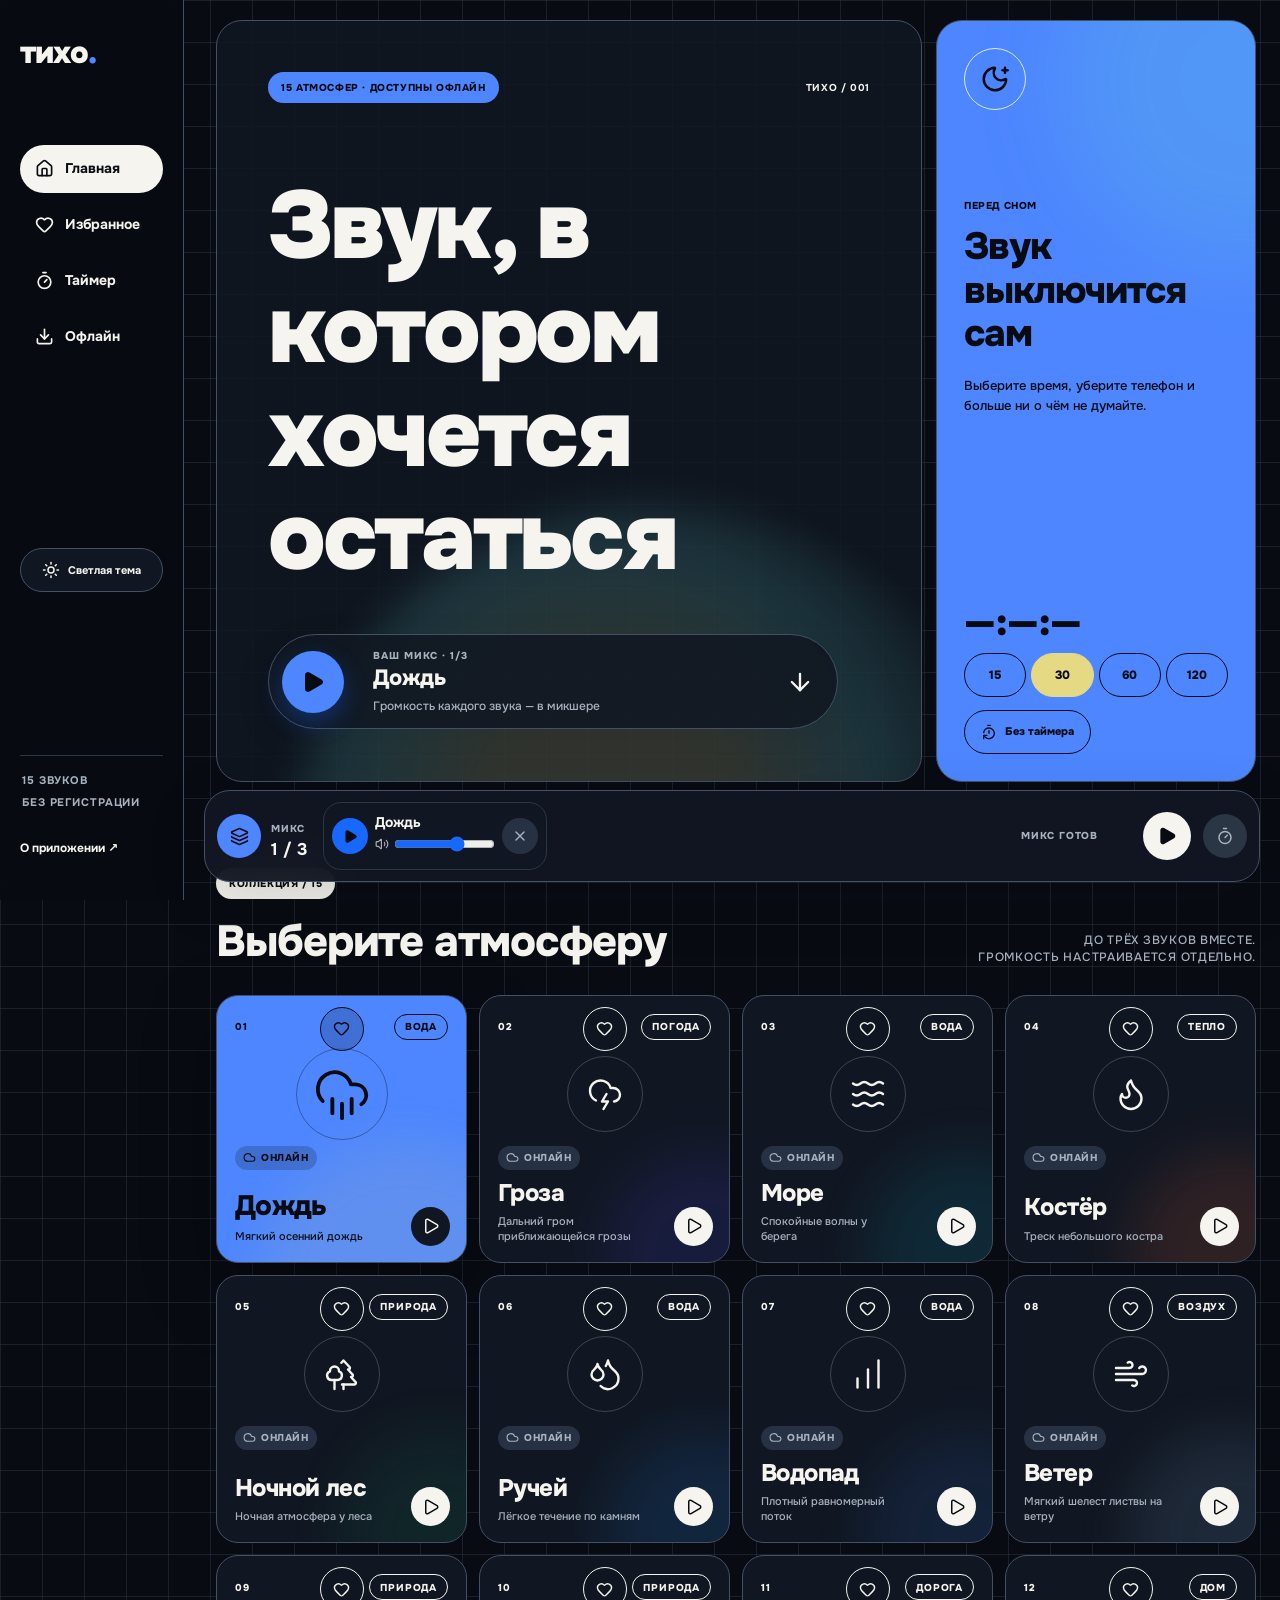
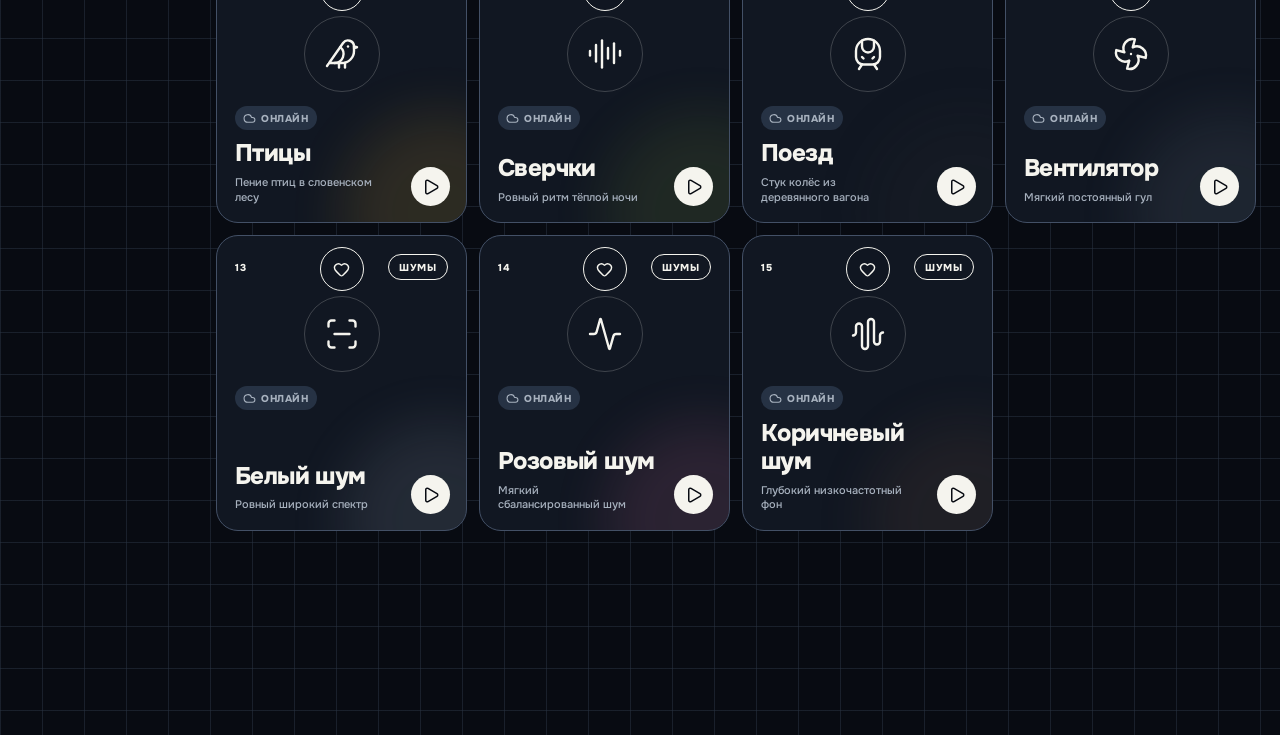
<file: tiho/index.html>
<!DOCTYPE html><html lang="ru" data-theme="dark"><head><meta charSet="utf-8"/><meta name="viewport" content="width=device-width, initial-scale=1"/><link rel="stylesheet" href="/tiho/_next/static/css/index.FONbTn-V.css" data-rsc-css-href="/tiho/_next/static/css/index.FONbTn-V.css" data-precedence="vite-rsc/importer-resources"/><link rel="modulepreload" fetchPriority="low" href="/tiho/_next/static/chunks/index-CWyJuShD.js"/><script src="/tiho/_next/static/chunks/rolldown-runtime-CUXrzggC.js" type="module" async=""></script><script src="/tiho/_next/static/chunks/framework-C12oSunD.js" type="module" async=""></script><link rel="modulepreload" href="/tiho/_next/static/chunks/layout-segment-context-BloUte69.js" crossorigin=""/><link rel="modulepreload" href="/tiho/_next/static/chunks/sleep-app-DajFKPNv.js" crossorigin=""/><title>Тихо — звуки для сна</title><meta name="description" content="15 спокойных звуков, таймер сна и офлайн-режим без регистрации."/><meta name="application-name" content="Тихо"/><meta property="og:title" content="Тихо — звуки для сна"/><meta property="og:description" content="15 атмосфер для сна · офлайн"/><meta property="og:type" content="website"/><meta property="og:locale" content="ru_RU"/><meta property="og:image" content="https://w0rkl.github.io/tiho/og.png"/><meta property="og:image:width" content="1200"/><meta property="og:image:height" content="630"/><meta property="og:image:alt" content="Тихо — звуки для сна"/><meta name="twitter:card" content="summary_large_image"/><meta name="twitter:title" content="Тихо — звуки для сна"/><meta name="twitter:description" content="15 атмосфер для сна · офлайн"/><meta name="twitter:image" content="https://w0rkl.github.io/tiho/og.png"/><link rel="icon" href="/tiho/icons/icon-192.png" sizes="192x192" type="image/png"/><link rel="icon" href="/tiho/icons/icon-512.png" sizes="512x512" type="image/png"/><link rel="apple-touch-icon" href="/tiho/icons/icon-192.png"/><link rel="manifest" href="/tiho/manifest.webmanifest"/><link rel="canonical" href="https://w0rkl.github.io/tiho/"/><meta name="mobile-web-app-capable" content="yes"/><meta name="apple-mobile-web-app-title" content="Тихо"/><meta name="apple-mobile-web-app-status-bar-style" content="default"/><meta name="color-scheme" content="light dark"/><meta name="theme-color" content="#080b12"/><script>(()=>{let theme="dark";try{theme=localStorage.getItem("tiho-theme")==="light"?"light":"dark"}catch{}const root=document.documentElement;root.dataset.theme=theme;root.style.colorScheme=theme;const meta=document.querySelector('meta[name="theme-color"]');if(meta)meta.setAttribute("content",theme==="dark"?"#080b12":"#f7f8f4")})()</script><script>Object.assign(((self[Symbol.for("vinext.navigationRuntime")]??={bootstrap:{routeManifest:null},functions:{}}).bootstrap.rsc??={rsc:[]}),{params:{},nav:{"pathname":"/","searchParams":[]}})</script><link rel="modulepreload" href="/tiho/_next/static/chunks/index-CWyJuShD.js" />
</head><body><div class="app-shell"><aside class="side-nav"><a class="wordmark" href="/tiho/" aria-label="Тихо — главная">тихо<span>.</span></a><div class="side-nav-items"><button type="button" class="nav-item is-active" aria-current="page" aria-label="Главная"><svg xmlns="http://www.w3.org/2000/svg" width="19" height="19" viewBox="0 0 24 24" fill="none" stroke="currentColor" stroke-width="2.1" stroke-linecap="round" stroke-linejoin="round" class="lucide lucide-house" aria-hidden="true"><path d="M15 21v-8a1 1 0 0 0-1-1h-4a1 1 0 0 0-1 1v8"></path><path d="M3 10a2 2 0 0 1 .709-1.528l7-6a2 2 0 0 1 2.582 0l7 6A2 2 0 0 1 21 10v9a2 2 0 0 1-2 2H5a2 2 0 0 1-2-2z"></path></svg><span>Главная</span></button><button type="button" class="nav-item" aria-label="Избранное"><svg xmlns="http://www.w3.org/2000/svg" width="19" height="19" viewBox="0 0 24 24" fill="none" stroke="currentColor" stroke-width="2.1" stroke-linecap="round" stroke-linejoin="round" class="lucide lucide-heart" aria-hidden="true"><path d="M2 9.5a5.5 5.5 0 0 1 9.591-3.676.56.56 0 0 0 .818 0A5.49 5.49 0 0 1 22 9.5c0 2.29-1.5 4-3 5.5l-5.492 5.313a2 2 0 0 1-3 .019L5 15c-1.5-1.5-3-3.2-3-5.5"></path></svg><span>Избранное</span></button><button type="button" class="nav-item" aria-label="Таймер"><svg xmlns="http://www.w3.org/2000/svg" width="19" height="19" viewBox="0 0 24 24" fill="none" stroke="currentColor" stroke-width="2.1" stroke-linecap="round" stroke-linejoin="round" class="lucide lucide-timer" aria-hidden="true"><line x1="10" x2="14" y1="2" y2="2"></line><line x1="12" x2="15" y1="14" y2="11"></line><circle cx="12" cy="14" r="8"></circle></svg><span>Таймер</span></button><button type="button" class="nav-item" aria-label="Офлайн"><svg xmlns="http://www.w3.org/2000/svg" width="19" height="19" viewBox="0 0 24 24" fill="none" stroke="currentColor" stroke-width="2.1" stroke-linecap="round" stroke-linejoin="round" class="lucide lucide-download" aria-hidden="true"><path d="M12 15V3"></path><path d="M21 15v4a2 2 0 0 1-2 2H5a2 2 0 0 1-2-2v-4"></path><path d="m7 10 5 5 5-5"></path></svg><span>Офлайн</span></button></div><div class="side-theme"><button type="button" class="theme-toggle" aria-label="Включить светлую тему" aria-pressed="true"><span class="theme-icon theme-icon-moon"><svg xmlns="http://www.w3.org/2000/svg" width="18" height="18" viewBox="0 0 24 24" fill="none" stroke="currentColor" stroke-width="2" stroke-linecap="round" stroke-linejoin="round" class="lucide lucide-moon" aria-hidden="true"><path d="M20.985 12.486a9 9 0 1 1-9.473-9.472c.405-.022.617.46.402.803a6 6 0 0 0 8.268 8.268c.344-.215.825-.004.803.401"></path></svg></span><span class="theme-icon theme-icon-sun"><svg xmlns="http://www.w3.org/2000/svg" width="18" height="18" viewBox="0 0 24 24" fill="none" stroke="currentColor" stroke-width="2" stroke-linecap="round" stroke-linejoin="round" class="lucide lucide-sun" aria-hidden="true"><circle cx="12" cy="12" r="4"></circle><path d="M12 2v2"></path><path d="M12 20v2"></path><path d="m4.93 4.93 1.41 1.41"></path><path d="m17.66 17.66 1.41 1.41"></path><path d="M2 12h2"></path><path d="M20 12h2"></path><path d="m6.34 17.66-1.41 1.41"></path><path d="m19.07 4.93-1.41 1.41"></path></svg></span><span><span class="theme-label-light">Ночная тема</span><span class="theme-label-dark">Светлая тема</span></span></button></div><div class="side-note"><span>15 звуков</span><span>без регистрации</span></div><a class="about-link" href="/tiho/about/">О приложении ↗</a></aside><nav class="bottom-nav" aria-label="Основное меню"><button type="button" class="nav-item is-active" aria-current="page" aria-label="Главная"><svg xmlns="http://www.w3.org/2000/svg" width="19" height="19" viewBox="0 0 24 24" fill="none" stroke="currentColor" stroke-width="2.1" stroke-linecap="round" stroke-linejoin="round" class="lucide lucide-house" aria-hidden="true"><path d="M15 21v-8a1 1 0 0 0-1-1h-4a1 1 0 0 0-1 1v8"></path><path d="M3 10a2 2 0 0 1 .709-1.528l7-6a2 2 0 0 1 2.582 0l7 6A2 2 0 0 1 21 10v9a2 2 0 0 1-2 2H5a2 2 0 0 1-2-2z"></path></svg><span>Главная</span></button><button type="button" class="nav-item" aria-label="Избранное"><svg xmlns="http://www.w3.org/2000/svg" width="19" height="19" viewBox="0 0 24 24" fill="none" stroke="currentColor" stroke-width="2.1" stroke-linecap="round" stroke-linejoin="round" class="lucide lucide-heart" aria-hidden="true"><path d="M2 9.5a5.5 5.5 0 0 1 9.591-3.676.56.56 0 0 0 .818 0A5.49 5.49 0 0 1 22 9.5c0 2.29-1.5 4-3 5.5l-5.492 5.313a2 2 0 0 1-3 .019L5 15c-1.5-1.5-3-3.2-3-5.5"></path></svg><span>Избранное</span></button><button type="button" class="nav-item" aria-label="Таймер"><svg xmlns="http://www.w3.org/2000/svg" width="19" height="19" viewBox="0 0 24 24" fill="none" stroke="currentColor" stroke-width="2.1" stroke-linecap="round" stroke-linejoin="round" class="lucide lucide-timer" aria-hidden="true"><line x1="10" x2="14" y1="2" y2="2"></line><line x1="12" x2="15" y1="14" y2="11"></line><circle cx="12" cy="14" r="8"></circle></svg><span>Таймер</span></button><button type="button" class="nav-item" aria-label="Офлайн"><svg xmlns="http://www.w3.org/2000/svg" width="19" height="19" viewBox="0 0 24 24" fill="none" stroke="currentColor" stroke-width="2.1" stroke-linecap="round" stroke-linejoin="round" class="lucide lucide-download" aria-hidden="true"><path d="M12 15V3"></path><path d="M21 15v4a2 2 0 0 1-2 2H5a2 2 0 0 1-2-2v-4"></path><path d="m7 10 5 5 5-5"></path></svg><span>Офлайн</span></button></nav><header class="mobile-header"><a class="wordmark" href="/tiho/" aria-label="Тихо — главная">тихо<span>.</span></a><div class="mobile-actions"><button type="button" class="theme-toggle is-compact" aria-label="Включить светлую тему" aria-pressed="true"><span class="theme-icon theme-icon-moon"><svg xmlns="http://www.w3.org/2000/svg" width="18" height="18" viewBox="0 0 24 24" fill="none" stroke="currentColor" stroke-width="2" stroke-linecap="round" stroke-linejoin="round" class="lucide lucide-moon" aria-hidden="true"><path d="M20.985 12.486a9 9 0 1 1-9.473-9.472c.405-.022.617.46.402.803a6 6 0 0 0 8.268 8.268c.344-.215.825-.004.803.401"></path></svg></span><span class="theme-icon theme-icon-sun"><svg xmlns="http://www.w3.org/2000/svg" width="18" height="18" viewBox="0 0 24 24" fill="none" stroke="currentColor" stroke-width="2" stroke-linecap="round" stroke-linejoin="round" class="lucide lucide-sun" aria-hidden="true"><circle cx="12" cy="12" r="4"></circle><path d="M12 2v2"></path><path d="M12 20v2"></path><path d="m4.93 4.93 1.41 1.41"></path><path d="m17.66 17.66 1.41 1.41"></path><path d="M2 12h2"></path><path d="M20 12h2"></path><path d="m6.34 17.66-1.41 1.41"></path><path d="m19.07 4.93-1.41 1.41"></path></svg></span></button><button class="offline-mini" type="button" aria-label="Офлайн-режим недоступен"><span class="status-dot is-unavailable"></span>Только онлайн</button></div></header><main class="app-content"><section class="hero-grid" aria-labelledby="hero-title"><div class="hero-main"><div class="hero-meta"><span class="eyebrow">15 атмосфер · доступны офлайн</span><span class="hero-index">ТИХО / 001</span></div><h1 id="hero-title">Звук, в котором хочется остаться</h1><div class="hero-active"><button class="hero-play" type="button" aria-label="Включить весь микс" disabled=""><svg xmlns="http://www.w3.org/2000/svg" width="24" height="24" viewBox="0 0 24 24" fill="currentColor" stroke="currentColor" stroke-width="2" stroke-linecap="round" stroke-linejoin="round" class="lucide lucide-play" aria-hidden="true"><path d="M5 5a2 2 0 0 1 3.008-1.728l11.997 6.998a2 2 0 0 1 .003 3.458l-12 7A2 2 0 0 1 5 19z"></path></svg></button><div><span>Ваш микс · <!-- -->0<!-- -->/3</span><strong>Добавьте звук</strong><p>Нажмите на карточку в коллекции</p></div><svg xmlns="http://www.w3.org/2000/svg" width="28" height="28" viewBox="0 0 24 24" fill="none" stroke="currentColor" stroke-width="2" stroke-linecap="round" stroke-linejoin="round" class="lucide lucide-arrow-down hero-arrow" aria-hidden="true"><path d="M12 5v14"></path><path d="m19 12-7 7-7-7"></path></svg></div></div><aside class="sleep-panel"><div class="panel-icon" aria-hidden="true"><svg xmlns="http://www.w3.org/2000/svg" width="30" height="30" viewBox="0 0 24 24" fill="none" stroke="currentColor" stroke-width="2" stroke-linecap="round" stroke-linejoin="round" class="lucide lucide-moon-star" aria-hidden="true"><path d="M18 5h4"></path><path d="M20 3v4"></path><path d="M20.985 12.486a9 9 0 1 1-9.473-9.472c.405-.022.617.46.402.803a6 6 0 0 0 8.268 8.268c.344-.215.825-.004.803.401"></path></svg></div><p class="panel-kicker">Перед сном</p><h2>Звук выключится сам</h2><p class="panel-copy">Выберите время, уберите телефон и больше ни о чём не думайте.</p><div class="timer-panel-ui is-compact"><output role="timer" aria-label="Таймер не включён" class="timer-clock">—:—:—</output><div class="timer-options" aria-label="Время до выключения"><button type="button" aria-label="15 минут">15</button><button type="button" aria-label="30 минут" class="is-selected">30</button><button type="button" aria-label="60 минут">60</button><button type="button" aria-label="120 минут">120</button></div><button class="timer-clear" type="button"><svg xmlns="http://www.w3.org/2000/svg" width="16" height="16" viewBox="0 0 24 24" fill="none" stroke="currentColor" stroke-width="2" stroke-linecap="round" stroke-linejoin="round" class="lucide lucide-timer-reset" aria-hidden="true"><path d="M10 2h4"></path><path d="M12 14v-4"></path><path d="M4 13a8 8 0 0 1 8-7 8 8 0 1 1-5.3 14L4 17.6"></path><path d="M9 17H4v5"></path></svg>Без таймера</button></div></aside></section><section class="catalog-section" aria-labelledby="catalog-title"><div class="section-heading"><div><span class="eyebrow eyebrow-dark">Коллекция / 15</span><h2 id="catalog-title">Выберите атмосферу</h2></div><p>До трёх звуков вместе.<br/>Громкость настраивается отдельно.</p></div><div class="sound-grid"><article class="sound-card is-idle" data-testid="sound-card" style="--card-accent:#1668FF"><button class="sound-card-hit" type="button" aria-label="Включить: Дождь — Мягкий осенний дождь" aria-busy="false" aria-pressed="false"></button><button class="sound-favorite" type="button" aria-label="Добавить Дождь в избранное" aria-pressed="false"><svg xmlns="http://www.w3.org/2000/svg" width="17" height="17" viewBox="0 0 24 24" fill="none" stroke="currentColor" stroke-width="2" stroke-linecap="round" stroke-linejoin="round" class="lucide lucide-heart" aria-hidden="true"><path d="M2 9.5a5.5 5.5 0 0 1 9.591-3.676.56.56 0 0 0 .818 0A5.49 5.49 0 0 1 22 9.5c0 2.29-1.5 4-3 5.5l-5.492 5.313a2 2 0 0 1-3 .019L5 15c-1.5-1.5-3-3.2-3-5.5"></path></svg></button><div class="sound-card-top" aria-hidden="true"><span class="sound-number">01</span><span class="sound-category">Вода</span></div><div class="sound-visual" aria-hidden="true"><svg xmlns="http://www.w3.org/2000/svg" width="36" height="36" viewBox="0 0 24 24" fill="none" stroke="currentColor" stroke-width="1.6" stroke-linecap="round" stroke-linejoin="round" class="lucide lucide-cloud-rain" aria-hidden="true"><path d="M4 14.899A7 7 0 1 1 15.71 8h1.79a4.5 4.5 0 0 1 2.5 8.242"></path><path d="M16 14v6"></path><path d="M8 14v6"></path><path d="M12 16v6"></path></svg><span class="sound-orbit"></span></div><span class="sound-cache" aria-label="Онлайн"><svg xmlns="http://www.w3.org/2000/svg" width="13" height="13" viewBox="0 0 24 24" fill="none" stroke="currentColor" stroke-width="2" stroke-linecap="round" stroke-linejoin="round" class="lucide lucide-cloud" aria-hidden="true"><path d="M17.5 19H9a7 7 0 1 1 6.71-9h1.79a4.5 4.5 0 1 1 0 9Z"></path></svg>Онлайн</span><div class="sound-copy"><h3>Дождь</h3><p>Мягкий осенний дождь</p></div><span class="sound-play is-idle" aria-hidden="true"><svg xmlns="http://www.w3.org/2000/svg" width="18" height="18" viewBox="0 0 24 24" fill="none" stroke="currentColor" stroke-width="2" stroke-linecap="round" stroke-linejoin="round" class="lucide lucide-play" aria-hidden="true"><path d="M5 5a2 2 0 0 1 3.008-1.728l11.997 6.998a2 2 0 0 1 .003 3.458l-12 7A2 2 0 0 1 5 19z"></path></svg></span></article><article class="sound-card is-idle" data-testid="sound-card" style="--card-accent:#5746FF"><button class="sound-card-hit" type="button" aria-label="Включить: Гроза — Дальний гром приближающейся грозы" aria-busy="false" aria-pressed="false"></button><button class="sound-favorite" type="button" aria-label="Добавить Гроза в избранное" aria-pressed="false"><svg xmlns="http://www.w3.org/2000/svg" width="17" height="17" viewBox="0 0 24 24" fill="none" stroke="currentColor" stroke-width="2" stroke-linecap="round" stroke-linejoin="round" class="lucide lucide-heart" aria-hidden="true"><path d="M2 9.5a5.5 5.5 0 0 1 9.591-3.676.56.56 0 0 0 .818 0A5.49 5.49 0 0 1 22 9.5c0 2.29-1.5 4-3 5.5l-5.492 5.313a2 2 0 0 1-3 .019L5 15c-1.5-1.5-3-3.2-3-5.5"></path></svg></button><div class="sound-card-top" aria-hidden="true"><span class="sound-number">02</span><span class="sound-category">Погода</span></div><div class="sound-visual" aria-hidden="true"><svg xmlns="http://www.w3.org/2000/svg" width="36" height="36" viewBox="0 0 24 24" fill="none" stroke="currentColor" stroke-width="1.6" stroke-linecap="round" stroke-linejoin="round" class="lucide lucide-cloud-lightning" aria-hidden="true"><path d="M6 16.326A7 7 0 1 1 15.71 8h1.79a4.5 4.5 0 0 1 .5 8.973"></path><path d="m13 12-3 5h4l-3 5"></path></svg><span class="sound-orbit"></span></div><span class="sound-cache" aria-label="Онлайн"><svg xmlns="http://www.w3.org/2000/svg" width="13" height="13" viewBox="0 0 24 24" fill="none" stroke="currentColor" stroke-width="2" stroke-linecap="round" stroke-linejoin="round" class="lucide lucide-cloud" aria-hidden="true"><path d="M17.5 19H9a7 7 0 1 1 6.71-9h1.79a4.5 4.5 0 1 1 0 9Z"></path></svg>Онлайн</span><div class="sound-copy"><h3>Гроза</h3><p>Дальний гром приближающейся грозы</p></div><span class="sound-play is-idle" aria-hidden="true"><svg xmlns="http://www.w3.org/2000/svg" width="18" height="18" viewBox="0 0 24 24" fill="none" stroke="currentColor" stroke-width="2" stroke-linecap="round" stroke-linejoin="round" class="lucide lucide-play" aria-hidden="true"><path d="M5 5a2 2 0 0 1 3.008-1.728l11.997 6.998a2 2 0 0 1 .003 3.458l-12 7A2 2 0 0 1 5 19z"></path></svg></span></article><article class="sound-card is-idle" data-testid="sound-card" style="--card-accent:#00A7C4"><button class="sound-card-hit" type="button" aria-label="Включить: Море — Спокойные волны у берега" aria-busy="false" aria-pressed="false"></button><button class="sound-favorite" type="button" aria-label="Добавить Море в избранное" aria-pressed="false"><svg xmlns="http://www.w3.org/2000/svg" width="17" height="17" viewBox="0 0 24 24" fill="none" stroke="currentColor" stroke-width="2" stroke-linecap="round" stroke-linejoin="round" class="lucide lucide-heart" aria-hidden="true"><path d="M2 9.5a5.5 5.5 0 0 1 9.591-3.676.56.56 0 0 0 .818 0A5.49 5.49 0 0 1 22 9.5c0 2.29-1.5 4-3 5.5l-5.492 5.313a2 2 0 0 1-3 .019L5 15c-1.5-1.5-3-3.2-3-5.5"></path></svg></button><div class="sound-card-top" aria-hidden="true"><span class="sound-number">03</span><span class="sound-category">Вода</span></div><div class="sound-visual" aria-hidden="true"><svg xmlns="http://www.w3.org/2000/svg" width="36" height="36" viewBox="0 0 24 24" fill="none" stroke="currentColor" stroke-width="1.6" stroke-linecap="round" stroke-linejoin="round" class="lucide lucide-waves-horizontal" aria-hidden="true"><path d="M2 12q2.5 2 5 0t5 0 5 0 5 0"></path><path d="M2 19q2.5 2 5 0t5 0 5 0 5 0"></path><path d="M2 5q2.5 2 5 0t5 0 5 0 5 0"></path></svg><span class="sound-orbit"></span></div><span class="sound-cache" aria-label="Онлайн"><svg xmlns="http://www.w3.org/2000/svg" width="13" height="13" viewBox="0 0 24 24" fill="none" stroke="currentColor" stroke-width="2" stroke-linecap="round" stroke-linejoin="round" class="lucide lucide-cloud" aria-hidden="true"><path d="M17.5 19H9a7 7 0 1 1 6.71-9h1.79a4.5 4.5 0 1 1 0 9Z"></path></svg>Онлайн</span><div class="sound-copy"><h3>Море</h3><p>Спокойные волны у берега</p></div><span class="sound-play is-idle" aria-hidden="true"><svg xmlns="http://www.w3.org/2000/svg" width="18" height="18" viewBox="0 0 24 24" fill="none" stroke="currentColor" stroke-width="2" stroke-linecap="round" stroke-linejoin="round" class="lucide lucide-play" aria-hidden="true"><path d="M5 5a2 2 0 0 1 3.008-1.728l11.997 6.998a2 2 0 0 1 .003 3.458l-12 7A2 2 0 0 1 5 19z"></path></svg></span></article><article class="sound-card is-idle" data-testid="sound-card" style="--card-accent:#FF6A3D"><button class="sound-card-hit" type="button" aria-label="Включить: Костёр — Треск небольшого костра" aria-busy="false" aria-pressed="false"></button><button class="sound-favorite" type="button" aria-label="Добавить Костёр в избранное" aria-pressed="false"><svg xmlns="http://www.w3.org/2000/svg" width="17" height="17" viewBox="0 0 24 24" fill="none" stroke="currentColor" stroke-width="2" stroke-linecap="round" stroke-linejoin="round" class="lucide lucide-heart" aria-hidden="true"><path d="M2 9.5a5.5 5.5 0 0 1 9.591-3.676.56.56 0 0 0 .818 0A5.49 5.49 0 0 1 22 9.5c0 2.29-1.5 4-3 5.5l-5.492 5.313a2 2 0 0 1-3 .019L5 15c-1.5-1.5-3-3.2-3-5.5"></path></svg></button><div class="sound-card-top" aria-hidden="true"><span class="sound-number">04</span><span class="sound-category">Тепло</span></div><div class="sound-visual" aria-hidden="true"><svg xmlns="http://www.w3.org/2000/svg" width="36" height="36" viewBox="0 0 24 24" fill="none" stroke="currentColor" stroke-width="1.6" stroke-linecap="round" stroke-linejoin="round" class="lucide lucide-flame" aria-hidden="true"><path d="M12 3q1 4 4 6.5t3 5.5a1 1 0 0 1-14 0 5 5 0 0 1 1-3 1 1 0 0 0 5 0c0-2-1.5-3-1.5-5q0-2 2.5-4"></path></svg><span class="sound-orbit"></span></div><span class="sound-cache" aria-label="Онлайн"><svg xmlns="http://www.w3.org/2000/svg" width="13" height="13" viewBox="0 0 24 24" fill="none" stroke="currentColor" stroke-width="2" stroke-linecap="round" stroke-linejoin="round" class="lucide lucide-cloud" aria-hidden="true"><path d="M17.5 19H9a7 7 0 1 1 6.71-9h1.79a4.5 4.5 0 1 1 0 9Z"></path></svg>Онлайн</span><div class="sound-copy"><h3>Костёр</h3><p>Треск небольшого костра</p></div><span class="sound-play is-idle" aria-hidden="true"><svg xmlns="http://www.w3.org/2000/svg" width="18" height="18" viewBox="0 0 24 24" fill="none" stroke="currentColor" stroke-width="2" stroke-linecap="round" stroke-linejoin="round" class="lucide lucide-play" aria-hidden="true"><path d="M5 5a2 2 0 0 1 3.008-1.728l11.997 6.998a2 2 0 0 1 .003 3.458l-12 7A2 2 0 0 1 5 19z"></path></svg></span></article><article class="sound-card is-idle" data-testid="sound-card" style="--card-accent:#148A5B"><button class="sound-card-hit" type="button" aria-label="Включить: Ночной лес — Ночная атмосфера у леса" aria-busy="false" aria-pressed="false"></button><button class="sound-favorite" type="button" aria-label="Добавить Ночной лес в избранное" aria-pressed="false"><svg xmlns="http://www.w3.org/2000/svg" width="17" height="17" viewBox="0 0 24 24" fill="none" stroke="currentColor" stroke-width="2" stroke-linecap="round" stroke-linejoin="round" class="lucide lucide-heart" aria-hidden="true"><path d="M2 9.5a5.5 5.5 0 0 1 9.591-3.676.56.56 0 0 0 .818 0A5.49 5.49 0 0 1 22 9.5c0 2.29-1.5 4-3 5.5l-5.492 5.313a2 2 0 0 1-3 .019L5 15c-1.5-1.5-3-3.2-3-5.5"></path></svg></button><div class="sound-card-top" aria-hidden="true"><span class="sound-number">05</span><span class="sound-category">Природа</span></div><div class="sound-visual" aria-hidden="true"><svg xmlns="http://www.w3.org/2000/svg" width="36" height="36" viewBox="0 0 24 24" fill="none" stroke="currentColor" stroke-width="1.6" stroke-linecap="round" stroke-linejoin="round" class="lucide lucide-trees" aria-hidden="true"><path d="M10 10v.2A3 3 0 0 1 8.9 16H5a3 3 0 0 1-1-5.8V10a3 3 0 0 1 6 0Z"></path><path d="M7 16v6"></path><path d="M13 19v3"></path><path d="M12 19h8.3a1 1 0 0 0 .7-1.7L18 14h.3a1 1 0 0 0 .7-1.7L16 9h.2a1 1 0 0 0 .8-1.7L13 3l-1.4 1.5"></path></svg><span class="sound-orbit"></span></div><span class="sound-cache" aria-label="Онлайн"><svg xmlns="http://www.w3.org/2000/svg" width="13" height="13" viewBox="0 0 24 24" fill="none" stroke="currentColor" stroke-width="2" stroke-linecap="round" stroke-linejoin="round" class="lucide lucide-cloud" aria-hidden="true"><path d="M17.5 19H9a7 7 0 1 1 6.71-9h1.79a4.5 4.5 0 1 1 0 9Z"></path></svg>Онлайн</span><div class="sound-copy"><h3>Ночной лес</h3><p>Ночная атмосфера у леса</p></div><span class="sound-play is-idle" aria-hidden="true"><svg xmlns="http://www.w3.org/2000/svg" width="18" height="18" viewBox="0 0 24 24" fill="none" stroke="currentColor" stroke-width="2" stroke-linecap="round" stroke-linejoin="round" class="lucide lucide-play" aria-hidden="true"><path d="M5 5a2 2 0 0 1 3.008-1.728l11.997 6.998a2 2 0 0 1 .003 3.458l-12 7A2 2 0 0 1 5 19z"></path></svg></span></article><article class="sound-card is-idle" data-testid="sound-card" style="--card-accent:#1C8DFF"><button class="sound-card-hit" type="button" aria-label="Включить: Ручей — Лёгкое течение по камням" aria-busy="false" aria-pressed="false"></button><button class="sound-favorite" type="button" aria-label="Добавить Ручей в избранное" aria-pressed="false"><svg xmlns="http://www.w3.org/2000/svg" width="17" height="17" viewBox="0 0 24 24" fill="none" stroke="currentColor" stroke-width="2" stroke-linecap="round" stroke-linejoin="round" class="lucide lucide-heart" aria-hidden="true"><path d="M2 9.5a5.5 5.5 0 0 1 9.591-3.676.56.56 0 0 0 .818 0A5.49 5.49 0 0 1 22 9.5c0 2.29-1.5 4-3 5.5l-5.492 5.313a2 2 0 0 1-3 .019L5 15c-1.5-1.5-3-3.2-3-5.5"></path></svg></button><div class="sound-card-top" aria-hidden="true"><span class="sound-number">06</span><span class="sound-category">Вода</span></div><div class="sound-visual" aria-hidden="true"><svg xmlns="http://www.w3.org/2000/svg" width="36" height="36" viewBox="0 0 24 24" fill="none" stroke="currentColor" stroke-width="1.6" stroke-linecap="round" stroke-linejoin="round" class="lucide lucide-droplets" aria-hidden="true"><path d="M7 16.3c2.2 0 4-1.83 4-4.05 0-1.16-.57-2.26-1.71-3.19S7.29 6.75 7 5.3c-.29 1.45-1.14 2.84-2.29 3.76S3 11.1 3 12.25c0 2.22 1.8 4.05 4 4.05z"></path><path d="M12.56 6.6A10.97 10.97 0 0 0 14 3.02c.5 2.5 2 4.9 4 6.5s3 3.5 3 5.5a6.98 6.98 0 0 1-11.91 4.97"></path></svg><span class="sound-orbit"></span></div><span class="sound-cache" aria-label="Онлайн"><svg xmlns="http://www.w3.org/2000/svg" width="13" height="13" viewBox="0 0 24 24" fill="none" stroke="currentColor" stroke-width="2" stroke-linecap="round" stroke-linejoin="round" class="lucide lucide-cloud" aria-hidden="true"><path d="M17.5 19H9a7 7 0 1 1 6.71-9h1.79a4.5 4.5 0 1 1 0 9Z"></path></svg>Онлайн</span><div class="sound-copy"><h3>Ручей</h3><p>Лёгкое течение по камням</p></div><span class="sound-play is-idle" aria-hidden="true"><svg xmlns="http://www.w3.org/2000/svg" width="18" height="18" viewBox="0 0 24 24" fill="none" stroke="currentColor" stroke-width="2" stroke-linecap="round" stroke-linejoin="round" class="lucide lucide-play" aria-hidden="true"><path d="M5 5a2 2 0 0 1 3.008-1.728l11.997 6.998a2 2 0 0 1 .003 3.458l-12 7A2 2 0 0 1 5 19z"></path></svg></span></article><article class="sound-card is-idle" data-testid="sound-card" style="--card-accent:#2B70D8"><button class="sound-card-hit" type="button" aria-label="Включить: Водопад — Плотный равномерный поток" aria-busy="false" aria-pressed="false"></button><button class="sound-favorite" type="button" aria-label="Добавить Водопад в избранное" aria-pressed="false"><svg xmlns="http://www.w3.org/2000/svg" width="17" height="17" viewBox="0 0 24 24" fill="none" stroke="currentColor" stroke-width="2" stroke-linecap="round" stroke-linejoin="round" class="lucide lucide-heart" aria-hidden="true"><path d="M2 9.5a5.5 5.5 0 0 1 9.591-3.676.56.56 0 0 0 .818 0A5.49 5.49 0 0 1 22 9.5c0 2.29-1.5 4-3 5.5l-5.492 5.313a2 2 0 0 1-3 .019L5 15c-1.5-1.5-3-3.2-3-5.5"></path></svg></button><div class="sound-card-top" aria-hidden="true"><span class="sound-number">07</span><span class="sound-category">Вода</span></div><div class="sound-visual" aria-hidden="true"><svg xmlns="http://www.w3.org/2000/svg" width="36" height="36" viewBox="0 0 24 24" fill="none" stroke="currentColor" stroke-width="1.6" stroke-linecap="round" stroke-linejoin="round" class="lucide lucide-chart-no-axes-column-increasing" aria-hidden="true"><path d="M5 21v-6"></path><path d="M12 21V9"></path><path d="M19 21V3"></path></svg><span class="sound-orbit"></span></div><span class="sound-cache" aria-label="Онлайн"><svg xmlns="http://www.w3.org/2000/svg" width="13" height="13" viewBox="0 0 24 24" fill="none" stroke="currentColor" stroke-width="2" stroke-linecap="round" stroke-linejoin="round" class="lucide lucide-cloud" aria-hidden="true"><path d="M17.5 19H9a7 7 0 1 1 6.71-9h1.79a4.5 4.5 0 1 1 0 9Z"></path></svg>Онлайн</span><div class="sound-copy"><h3>Водопад</h3><p>Плотный равномерный поток</p></div><span class="sound-play is-idle" aria-hidden="true"><svg xmlns="http://www.w3.org/2000/svg" width="18" height="18" viewBox="0 0 24 24" fill="none" stroke="currentColor" stroke-width="2" stroke-linecap="round" stroke-linejoin="round" class="lucide lucide-play" aria-hidden="true"><path d="M5 5a2 2 0 0 1 3.008-1.728l11.997 6.998a2 2 0 0 1 .003 3.458l-12 7A2 2 0 0 1 5 19z"></path></svg></span></article><article class="sound-card is-idle" data-testid="sound-card" style="--card-accent:#79A8D8"><button class="sound-card-hit" type="button" aria-label="Включить: Ветер — Мягкий шелест листвы на ветру" aria-busy="false" aria-pressed="false"></button><button class="sound-favorite" type="button" aria-label="Добавить Ветер в избранное" aria-pressed="false"><svg xmlns="http://www.w3.org/2000/svg" width="17" height="17" viewBox="0 0 24 24" fill="none" stroke="currentColor" stroke-width="2" stroke-linecap="round" stroke-linejoin="round" class="lucide lucide-heart" aria-hidden="true"><path d="M2 9.5a5.5 5.5 0 0 1 9.591-3.676.56.56 0 0 0 .818 0A5.49 5.49 0 0 1 22 9.5c0 2.29-1.5 4-3 5.5l-5.492 5.313a2 2 0 0 1-3 .019L5 15c-1.5-1.5-3-3.2-3-5.5"></path></svg></button><div class="sound-card-top" aria-hidden="true"><span class="sound-number">08</span><span class="sound-category">Воздух</span></div><div class="sound-visual" aria-hidden="true"><svg xmlns="http://www.w3.org/2000/svg" width="36" height="36" viewBox="0 0 24 24" fill="none" stroke="currentColor" stroke-width="1.6" stroke-linecap="round" stroke-linejoin="round" class="lucide lucide-wind" aria-hidden="true"><path d="M12.8 19.6A2 2 0 1 0 14 16H2"></path><path d="M17.5 8a2.5 2.5 0 1 1 2 4H2"></path><path d="M9.8 4.4A2 2 0 1 1 11 8H2"></path></svg><span class="sound-orbit"></span></div><span class="sound-cache" aria-label="Онлайн"><svg xmlns="http://www.w3.org/2000/svg" width="13" height="13" viewBox="0 0 24 24" fill="none" stroke="currentColor" stroke-width="2" stroke-linecap="round" stroke-linejoin="round" class="lucide lucide-cloud" aria-hidden="true"><path d="M17.5 19H9a7 7 0 1 1 6.71-9h1.79a4.5 4.5 0 1 1 0 9Z"></path></svg>Онлайн</span><div class="sound-copy"><h3>Ветер</h3><p>Мягкий шелест листвы на ветру</p></div><span class="sound-play is-idle" aria-hidden="true"><svg xmlns="http://www.w3.org/2000/svg" width="18" height="18" viewBox="0 0 24 24" fill="none" stroke="currentColor" stroke-width="2" stroke-linecap="round" stroke-linejoin="round" class="lucide lucide-play" aria-hidden="true"><path d="M5 5a2 2 0 0 1 3.008-1.728l11.997 6.998a2 2 0 0 1 .003 3.458l-12 7A2 2 0 0 1 5 19z"></path></svg></span></article><article class="sound-card is-idle" data-testid="sound-card" style="--card-accent:#F5B82E"><button class="sound-card-hit" type="button" aria-label="Включить: Птицы — Пение птиц в словенском лесу" aria-busy="false" aria-pressed="false"></button><button class="sound-favorite" type="button" aria-label="Добавить Птицы в избранное" aria-pressed="false"><svg xmlns="http://www.w3.org/2000/svg" width="17" height="17" viewBox="0 0 24 24" fill="none" stroke="currentColor" stroke-width="2" stroke-linecap="round" stroke-linejoin="round" class="lucide lucide-heart" aria-hidden="true"><path d="M2 9.5a5.5 5.5 0 0 1 9.591-3.676.56.56 0 0 0 .818 0A5.49 5.49 0 0 1 22 9.5c0 2.29-1.5 4-3 5.5l-5.492 5.313a2 2 0 0 1-3 .019L5 15c-1.5-1.5-3-3.2-3-5.5"></path></svg></button><div class="sound-card-top" aria-hidden="true"><span class="sound-number">09</span><span class="sound-category">Природа</span></div><div class="sound-visual" aria-hidden="true"><svg xmlns="http://www.w3.org/2000/svg" width="36" height="36" viewBox="0 0 24 24" fill="none" stroke="currentColor" stroke-width="1.6" stroke-linecap="round" stroke-linejoin="round" class="lucide lucide-bird" aria-hidden="true"><path d="M16 7h.01"></path><path d="M3.4 18H12a8 8 0 0 0 8-8V7a4 4 0 0 0-7.28-2.3L2 20"></path><path d="m20 7 2 .5-2 .5"></path><path d="M10 18v3"></path><path d="M14 17.75V21"></path><path d="M7 18a6 6 0 0 0 3.84-10.61"></path></svg><span class="sound-orbit"></span></div><span class="sound-cache" aria-label="Онлайн"><svg xmlns="http://www.w3.org/2000/svg" width="13" height="13" viewBox="0 0 24 24" fill="none" stroke="currentColor" stroke-width="2" stroke-linecap="round" stroke-linejoin="round" class="lucide lucide-cloud" aria-hidden="true"><path d="M17.5 19H9a7 7 0 1 1 6.71-9h1.79a4.5 4.5 0 1 1 0 9Z"></path></svg>Онлайн</span><div class="sound-copy"><h3>Птицы</h3><p>Пение птиц в словенском лесу</p></div><span class="sound-play is-idle" aria-hidden="true"><svg xmlns="http://www.w3.org/2000/svg" width="18" height="18" viewBox="0 0 24 24" fill="none" stroke="currentColor" stroke-width="2" stroke-linecap="round" stroke-linejoin="round" class="lucide lucide-play" aria-hidden="true"><path d="M5 5a2 2 0 0 1 3.008-1.728l11.997 6.998a2 2 0 0 1 .003 3.458l-12 7A2 2 0 0 1 5 19z"></path></svg></span></article><article class="sound-card is-idle" data-testid="sound-card" style="--card-accent:#8AA635"><button class="sound-card-hit" type="button" aria-label="Включить: Сверчки — Ровный ритм тёплой ночи" aria-busy="false" aria-pressed="false"></button><button class="sound-favorite" type="button" aria-label="Добавить Сверчки в избранное" aria-pressed="false"><svg xmlns="http://www.w3.org/2000/svg" width="17" height="17" viewBox="0 0 24 24" fill="none" stroke="currentColor" stroke-width="2" stroke-linecap="round" stroke-linejoin="round" class="lucide lucide-heart" aria-hidden="true"><path d="M2 9.5a5.5 5.5 0 0 1 9.591-3.676.56.56 0 0 0 .818 0A5.49 5.49 0 0 1 22 9.5c0 2.29-1.5 4-3 5.5l-5.492 5.313a2 2 0 0 1-3 .019L5 15c-1.5-1.5-3-3.2-3-5.5"></path></svg></button><div class="sound-card-top" aria-hidden="true"><span class="sound-number">10</span><span class="sound-category">Природа</span></div><div class="sound-visual" aria-hidden="true"><svg xmlns="http://www.w3.org/2000/svg" width="36" height="36" viewBox="0 0 24 24" fill="none" stroke="currentColor" stroke-width="1.6" stroke-linecap="round" stroke-linejoin="round" class="lucide lucide-audio-lines" aria-hidden="true"><path d="M2 10v3"></path><path d="M6 6v11"></path><path d="M10 3v18"></path><path d="M14 8v7"></path><path d="M18 5v13"></path><path d="M22 10v3"></path></svg><span class="sound-orbit"></span></div><span class="sound-cache" aria-label="Онлайн"><svg xmlns="http://www.w3.org/2000/svg" width="13" height="13" viewBox="0 0 24 24" fill="none" stroke="currentColor" stroke-width="2" stroke-linecap="round" stroke-linejoin="round" class="lucide lucide-cloud" aria-hidden="true"><path d="M17.5 19H9a7 7 0 1 1 6.71-9h1.79a4.5 4.5 0 1 1 0 9Z"></path></svg>Онлайн</span><div class="sound-copy"><h3>Сверчки</h3><p>Ровный ритм тёплой ночи</p></div><span class="sound-play is-idle" aria-hidden="true"><svg xmlns="http://www.w3.org/2000/svg" width="18" height="18" viewBox="0 0 24 24" fill="none" stroke="currentColor" stroke-width="2" stroke-linecap="round" stroke-linejoin="round" class="lucide lucide-play" aria-hidden="true"><path d="M5 5a2 2 0 0 1 3.008-1.728l11.997 6.998a2 2 0 0 1 .003 3.458l-12 7A2 2 0 0 1 5 19z"></path></svg></span></article><article class="sound-card is-idle" data-testid="sound-card" style="--card-accent:#333333"><button class="sound-card-hit" type="button" aria-label="Включить: Поезд — Стук колёс из деревянного вагона" aria-busy="false" aria-pressed="false"></button><button class="sound-favorite" type="button" aria-label="Добавить Поезд в избранное" aria-pressed="false"><svg xmlns="http://www.w3.org/2000/svg" width="17" height="17" viewBox="0 0 24 24" fill="none" stroke="currentColor" stroke-width="2" stroke-linecap="round" stroke-linejoin="round" class="lucide lucide-heart" aria-hidden="true"><path d="M2 9.5a5.5 5.5 0 0 1 9.591-3.676.56.56 0 0 0 .818 0A5.49 5.49 0 0 1 22 9.5c0 2.29-1.5 4-3 5.5l-5.492 5.313a2 2 0 0 1-3 .019L5 15c-1.5-1.5-3-3.2-3-5.5"></path></svg></button><div class="sound-card-top" aria-hidden="true"><span class="sound-number">11</span><span class="sound-category">Дорога</span></div><div class="sound-visual" aria-hidden="true"><svg xmlns="http://www.w3.org/2000/svg" width="36" height="36" viewBox="0 0 24 24" fill="none" stroke="currentColor" stroke-width="1.6" stroke-linecap="round" stroke-linejoin="round" class="lucide lucide-train-front" aria-hidden="true"><path d="M8 3.1V7a4 4 0 0 0 8 0V3.1"></path><path d="m9 15-1-1"></path><path d="m15 15 1-1"></path><path d="M9 19c-2.8 0-5-2.2-5-5v-4a8 8 0 0 1 16 0v4c0 2.8-2.2 5-5 5Z"></path><path d="m8 19-2 3"></path><path d="m16 19 2 3"></path></svg><span class="sound-orbit"></span></div><span class="sound-cache" aria-label="Онлайн"><svg xmlns="http://www.w3.org/2000/svg" width="13" height="13" viewBox="0 0 24 24" fill="none" stroke="currentColor" stroke-width="2" stroke-linecap="round" stroke-linejoin="round" class="lucide lucide-cloud" aria-hidden="true"><path d="M17.5 19H9a7 7 0 1 1 6.71-9h1.79a4.5 4.5 0 1 1 0 9Z"></path></svg>Онлайн</span><div class="sound-copy"><h3>Поезд</h3><p>Стук колёс из деревянного вагона</p></div><span class="sound-play is-idle" aria-hidden="true"><svg xmlns="http://www.w3.org/2000/svg" width="18" height="18" viewBox="0 0 24 24" fill="none" stroke="currentColor" stroke-width="2" stroke-linecap="round" stroke-linejoin="round" class="lucide lucide-play" aria-hidden="true"><path d="M5 5a2 2 0 0 1 3.008-1.728l11.997 6.998a2 2 0 0 1 .003 3.458l-12 7A2 2 0 0 1 5 19z"></path></svg></span></article><article class="sound-card is-idle" data-testid="sound-card" style="--card-accent:#7D8B99"><button class="sound-card-hit" type="button" aria-label="Включить: Вентилятор — Мягкий постоянный гул" aria-busy="false" aria-pressed="false"></button><button class="sound-favorite" type="button" aria-label="Добавить Вентилятор в избранное" aria-pressed="false"><svg xmlns="http://www.w3.org/2000/svg" width="17" height="17" viewBox="0 0 24 24" fill="none" stroke="currentColor" stroke-width="2" stroke-linecap="round" stroke-linejoin="round" class="lucide lucide-heart" aria-hidden="true"><path d="M2 9.5a5.5 5.5 0 0 1 9.591-3.676.56.56 0 0 0 .818 0A5.49 5.49 0 0 1 22 9.5c0 2.29-1.5 4-3 5.5l-5.492 5.313a2 2 0 0 1-3 .019L5 15c-1.5-1.5-3-3.2-3-5.5"></path></svg></button><div class="sound-card-top" aria-hidden="true"><span class="sound-number">12</span><span class="sound-category">Дом</span></div><div class="sound-visual" aria-hidden="true"><svg xmlns="http://www.w3.org/2000/svg" width="36" height="36" viewBox="0 0 24 24" fill="none" stroke="currentColor" stroke-width="1.6" stroke-linecap="round" stroke-linejoin="round" class="lucide lucide-fan" aria-hidden="true"><path d="M10.827 16.379a6.082 6.082 0 0 1-8.618-7.002l5.412 1.45a6.082 6.082 0 0 1 7.002-8.618l-1.45 5.412a6.082 6.082 0 0 1 8.618 7.002l-5.412-1.45a6.082 6.082 0 0 1-7.002 8.618l1.45-5.412Z"></path><path d="M12 12v.01"></path></svg><span class="sound-orbit"></span></div><span class="sound-cache" aria-label="Онлайн"><svg xmlns="http://www.w3.org/2000/svg" width="13" height="13" viewBox="0 0 24 24" fill="none" stroke="currentColor" stroke-width="2" stroke-linecap="round" stroke-linejoin="round" class="lucide lucide-cloud" aria-hidden="true"><path d="M17.5 19H9a7 7 0 1 1 6.71-9h1.79a4.5 4.5 0 1 1 0 9Z"></path></svg>Онлайн</span><div class="sound-copy"><h3>Вентилятор</h3><p>Мягкий постоянный гул</p></div><span class="sound-play is-idle" aria-hidden="true"><svg xmlns="http://www.w3.org/2000/svg" width="18" height="18" viewBox="0 0 24 24" fill="none" stroke="currentColor" stroke-width="2" stroke-linecap="round" stroke-linejoin="round" class="lucide lucide-play" aria-hidden="true"><path d="M5 5a2 2 0 0 1 3.008-1.728l11.997 6.998a2 2 0 0 1 .003 3.458l-12 7A2 2 0 0 1 5 19z"></path></svg></span></article><article class="sound-card is-idle" data-testid="sound-card" style="--card-accent:#A9B3C2"><button class="sound-card-hit" type="button" aria-label="Включить: Белый шум — Ровный широкий спектр" aria-busy="false" aria-pressed="false"></button><button class="sound-favorite" type="button" aria-label="Добавить Белый шум в избранное" aria-pressed="false"><svg xmlns="http://www.w3.org/2000/svg" width="17" height="17" viewBox="0 0 24 24" fill="none" stroke="currentColor" stroke-width="2" stroke-linecap="round" stroke-linejoin="round" class="lucide lucide-heart" aria-hidden="true"><path d="M2 9.5a5.5 5.5 0 0 1 9.591-3.676.56.56 0 0 0 .818 0A5.49 5.49 0 0 1 22 9.5c0 2.29-1.5 4-3 5.5l-5.492 5.313a2 2 0 0 1-3 .019L5 15c-1.5-1.5-3-3.2-3-5.5"></path></svg></button><div class="sound-card-top" aria-hidden="true"><span class="sound-number">13</span><span class="sound-category">Шумы</span></div><div class="sound-visual" aria-hidden="true"><svg xmlns="http://www.w3.org/2000/svg" width="36" height="36" viewBox="0 0 24 24" fill="none" stroke="currentColor" stroke-width="1.6" stroke-linecap="round" stroke-linejoin="round" class="lucide lucide-scan-line" aria-hidden="true"><path d="M3 7V5a2 2 0 0 1 2-2h2"></path><path d="M17 3h2a2 2 0 0 1 2 2v2"></path><path d="M21 17v2a2 2 0 0 1-2 2h-2"></path><path d="M7 21H5a2 2 0 0 1-2-2v-2"></path><path d="M7 12h10"></path></svg><span class="sound-orbit"></span></div><span class="sound-cache" aria-label="Онлайн"><svg xmlns="http://www.w3.org/2000/svg" width="13" height="13" viewBox="0 0 24 24" fill="none" stroke="currentColor" stroke-width="2" stroke-linecap="round" stroke-linejoin="round" class="lucide lucide-cloud" aria-hidden="true"><path d="M17.5 19H9a7 7 0 1 1 6.71-9h1.79a4.5 4.5 0 1 1 0 9Z"></path></svg>Онлайн</span><div class="sound-copy"><h3>Белый шум</h3><p>Ровный широкий спектр</p></div><span class="sound-play is-idle" aria-hidden="true"><svg xmlns="http://www.w3.org/2000/svg" width="18" height="18" viewBox="0 0 24 24" fill="none" stroke="currentColor" stroke-width="2" stroke-linecap="round" stroke-linejoin="round" class="lucide lucide-play" aria-hidden="true"><path d="M5 5a2 2 0 0 1 3.008-1.728l11.997 6.998a2 2 0 0 1 .003 3.458l-12 7A2 2 0 0 1 5 19z"></path></svg></span></article><article class="sound-card is-idle" data-testid="sound-card" style="--card-accent:#E878A8"><button class="sound-card-hit" type="button" aria-label="Включить: Розовый шум — Мягкий сбалансированный шум" aria-busy="false" aria-pressed="false"></button><button class="sound-favorite" type="button" aria-label="Добавить Розовый шум в избранное" aria-pressed="false"><svg xmlns="http://www.w3.org/2000/svg" width="17" height="17" viewBox="0 0 24 24" fill="none" stroke="currentColor" stroke-width="2" stroke-linecap="round" stroke-linejoin="round" class="lucide lucide-heart" aria-hidden="true"><path d="M2 9.5a5.5 5.5 0 0 1 9.591-3.676.56.56 0 0 0 .818 0A5.49 5.49 0 0 1 22 9.5c0 2.29-1.5 4-3 5.5l-5.492 5.313a2 2 0 0 1-3 .019L5 15c-1.5-1.5-3-3.2-3-5.5"></path></svg></button><div class="sound-card-top" aria-hidden="true"><span class="sound-number">14</span><span class="sound-category">Шумы</span></div><div class="sound-visual" aria-hidden="true"><svg xmlns="http://www.w3.org/2000/svg" width="36" height="36" viewBox="0 0 24 24" fill="none" stroke="currentColor" stroke-width="1.6" stroke-linecap="round" stroke-linejoin="round" class="lucide lucide-activity" aria-hidden="true"><path d="M22 12h-2.48a2 2 0 0 0-1.93 1.46l-2.35 8.36a.25.25 0 0 1-.48 0L9.24 2.18a.25.25 0 0 0-.48 0l-2.35 8.36A2 2 0 0 1 4.49 12H2"></path></svg><span class="sound-orbit"></span></div><span class="sound-cache" aria-label="Онлайн"><svg xmlns="http://www.w3.org/2000/svg" width="13" height="13" viewBox="0 0 24 24" fill="none" stroke="currentColor" stroke-width="2" stroke-linecap="round" stroke-linejoin="round" class="lucide lucide-cloud" aria-hidden="true"><path d="M17.5 19H9a7 7 0 1 1 6.71-9h1.79a4.5 4.5 0 1 1 0 9Z"></path></svg>Онлайн</span><div class="sound-copy"><h3>Розовый шум</h3><p>Мягкий сбалансированный шум</p></div><span class="sound-play is-idle" aria-hidden="true"><svg xmlns="http://www.w3.org/2000/svg" width="18" height="18" viewBox="0 0 24 24" fill="none" stroke="currentColor" stroke-width="2" stroke-linecap="round" stroke-linejoin="round" class="lucide lucide-play" aria-hidden="true"><path d="M5 5a2 2 0 0 1 3.008-1.728l11.997 6.998a2 2 0 0 1 .003 3.458l-12 7A2 2 0 0 1 5 19z"></path></svg></span></article><article class="sound-card is-idle" data-testid="sound-card" style="--card-accent:#8A5D43"><button class="sound-card-hit" type="button" aria-label="Включить: Коричневый шум — Глубокий низкочастотный фон" aria-busy="false" aria-pressed="false"></button><button class="sound-favorite" type="button" aria-label="Добавить Коричневый шум в избранное" aria-pressed="false"><svg xmlns="http://www.w3.org/2000/svg" width="17" height="17" viewBox="0 0 24 24" fill="none" stroke="currentColor" stroke-width="2" stroke-linecap="round" stroke-linejoin="round" class="lucide lucide-heart" aria-hidden="true"><path d="M2 9.5a5.5 5.5 0 0 1 9.591-3.676.56.56 0 0 0 .818 0A5.49 5.49 0 0 1 22 9.5c0 2.29-1.5 4-3 5.5l-5.492 5.313a2 2 0 0 1-3 .019L5 15c-1.5-1.5-3-3.2-3-5.5"></path></svg></button><div class="sound-card-top" aria-hidden="true"><span class="sound-number">15</span><span class="sound-category">Шумы</span></div><div class="sound-visual" aria-hidden="true"><svg xmlns="http://www.w3.org/2000/svg" width="36" height="36" viewBox="0 0 24 24" fill="none" stroke="currentColor" stroke-width="1.6" stroke-linecap="round" stroke-linejoin="round" class="lucide lucide-audio-waveform" aria-hidden="true"><path d="M2 13a2 2 0 0 0 2-2V7a2 2 0 0 1 4 0v13a2 2 0 0 0 4 0V4a2 2 0 0 1 4 0v13a2 2 0 0 0 4 0v-4a2 2 0 0 1 2-2"></path></svg><span class="sound-orbit"></span></div><span class="sound-cache" aria-label="Онлайн"><svg xmlns="http://www.w3.org/2000/svg" width="13" height="13" viewBox="0 0 24 24" fill="none" stroke="currentColor" stroke-width="2" stroke-linecap="round" stroke-linejoin="round" class="lucide lucide-cloud" aria-hidden="true"><path d="M17.5 19H9a7 7 0 1 1 6.71-9h1.79a4.5 4.5 0 1 1 0 9Z"></path></svg>Онлайн</span><div class="sound-copy"><h3>Коричневый шум</h3><p>Глубокий низкочастотный фон</p></div><span class="sound-play is-idle" aria-hidden="true"><svg xmlns="http://www.w3.org/2000/svg" width="18" height="18" viewBox="0 0 24 24" fill="none" stroke="currentColor" stroke-width="2" stroke-linecap="round" stroke-linejoin="round" class="lucide lucide-play" aria-hidden="true"><path d="M5 5a2 2 0 0 1 3.008-1.728l11.997 6.998a2 2 0 0 1 .003 3.458l-12 7A2 2 0 0 1 5 19z"></path></svg></span></article></div></section></main><section class="player-bar mixer-bar" aria-label="Микшер"><div class="mixer-heading"><span class="mixer-icon" aria-hidden="true"><svg xmlns="http://www.w3.org/2000/svg" width="19" height="19" viewBox="0 0 24 24" fill="none" stroke="currentColor" stroke-width="2" stroke-linecap="round" stroke-linejoin="round" class="lucide lucide-layers" aria-hidden="true"><path d="M12.83 2.18a2 2 0 0 0-1.66 0L2.6 6.08a1 1 0 0 0 0 1.83l8.58 3.91a2 2 0 0 0 1.66 0l8.58-3.9a1 1 0 0 0 0-1.83z"></path><path d="M2 12a1 1 0 0 0 .58.91l8.6 3.91a2 2 0 0 0 1.65 0l8.58-3.9A1 1 0 0 0 22 12"></path><path d="M2 17a1 1 0 0 0 .58.91l8.6 3.91a2 2 0 0 0 1.65 0l8.58-3.9A1 1 0 0 0 22 17"></path></svg></span><div><span>Микс</span><strong>0<!-- --> / 3</strong></div></div><div class="mixer-tracks"></div><div class="mixer-status" role="status">Добавьте звук из коллекции</div><button class="player-play" type="button" aria-label="Включить весь микс" disabled=""><svg xmlns="http://www.w3.org/2000/svg" width="20" height="20" viewBox="0 0 24 24" fill="currentColor" stroke="currentColor" stroke-width="2" stroke-linecap="round" stroke-linejoin="round" class="lucide lucide-play" aria-hidden="true"><path d="M5 5a2 2 0 0 1 3.008-1.728l11.997 6.998a2 2 0 0 1 .003 3.458l-12 7A2 2 0 0 1 5 19z"></path></svg></button><button class="player-secondary" type="button" aria-label="Открыть таймер"><svg xmlns="http://www.w3.org/2000/svg" width="18" height="18" viewBox="0 0 24 24" fill="none" stroke="currentColor" stroke-width="2" stroke-linecap="round" stroke-linejoin="round" class="lucide lucide-timer" aria-hidden="true"><line x1="10" x2="14" y1="2" y2="2"></line><line x1="12" x2="15" y1="14" y2="11"></line><circle cx="12" cy="14" r="8"></circle></svg></button></section></div><script type="module" src="/tiho/_next/static/chunks/index-CWyJuShD.js" id="_R_" async=""></script><script>((self[Symbol.for("vinext.navigationRuntime")]??={bootstrap:{routeManifest:null},functions:{}}).bootstrap.rsc??={rsc:[]}).rsc.push("2:I[\"8033614ae8fa\",[],\"Children\",1]\n")</script><script>((self[Symbol.for("vinext.navigationRuntime")]??={bootstrap:{routeManifest:null},functions:{}}).bootstrap.rsc??={rsc:[]}).rsc.push("3:I[\"c2d308dd323c\",[],\"GlobalErrorBoundary\",1]\n")</script><script>((self[Symbol.for("vinext.navigationRuntime")]??={bootstrap:{routeManifest:null},functions:{}}).bootstrap.rsc??={rsc:[]}).rsc.push("4:I[\"ecfeea4c79da\",[],\"default\",1]\n")</script><script>((self[Symbol.for("vinext.navigationRuntime")]??={bootstrap:{routeManifest:null},functions:{}}).bootstrap.rsc??={rsc:[]}).rsc.push("5:I[\"c2d308dd323c\",[],\"ErrorBoundary\",1]\n")</script><script>((self[Symbol.for("vinext.navigationRuntime")]??={bootstrap:{routeManifest:null},functions:{}}).bootstrap.rsc??={rsc:[]}).rsc.push("6:I[\"0b1ae3af7320\",[],\"LayoutSegmentProvider\",1]\n")</script><script>((self[Symbol.for("vinext.navigationRuntime")]??={bootstrap:{routeManifest:null},functions:{}}).bootstrap.rsc??={rsc:[]}).rsc.push("7:I[\"8033614ae8fa\",[],\"Slot\",1]\n")</script><script>((self[Symbol.for("vinext.navigationRuntime")]??={bootstrap:{routeManifest:null},functions:{}}).bootstrap.rsc??={rsc:[]}).rsc.push("8:I[\"60d934a7d4d3\",[],\"AppRouterScrollTarget\",1]\n")</script><script>((self[Symbol.for("vinext.navigationRuntime")]??={bootstrap:{routeManifest:null},functions:{}}).bootstrap.rsc??={rsc:[]}).rsc.push("9:I[\"c2d308dd323c\",[],\"RedirectBoundary\",1]\n")</script><script>((self[Symbol.for("vinext.navigationRuntime")]??={bootstrap:{routeManifest:null},functions:{}}).bootstrap.rsc??={rsc:[]}).rsc.push(":HL[\"/tiho/_next/static/css/index.FONbTn-V.css\",\"style\"     ]\n")</script><script>((self[Symbol.for("vinext.navigationRuntime")]??={bootstrap:{routeManifest:null},functions:{}}).bootstrap.rsc??={rsc:[]}).rsc.push("0:{\"__route\":\"route:/\",\"__interceptionContext\":null,\"__layoutIds\":[\"layout:/\"],\"__rootLayout\":\"/\",\"__sourcePage\":\"/page\",\"page:/\":\"$L1\",\"layout:/\":[[[[\"$\",\"link\",\"css:/tiho/_next/static/css/index.FONbTn-V.css\",{\"rel\":\"stylesheet\",\"precedence\":\"vite-rsc/importer-resources\",\"href\":\"/tiho/_next/static/css/index.FONbTn-V.css\",\"data-rsc-css-href\":\"/tiho/_next/static/css/index.FONbTn-V.css\"}],\"$undefined\"],[\"$\",\"html\",null,{\"lang\":\"ru\",\"data-theme\":\"dark\",\"suppressHydrationWarning\":true,\"children\":[[\"$\",\"head\",null,{\"children\":[[\"$\",\"meta\",null,{\"name\":\"theme-color\",\"content\":\"#080b12\"}],[\"$\",\"script\",null,{\"dangerouslySetInnerHTML\":{\"__html\":\"(()=\u003e{let theme=\\\"dark\\\";try{theme=localStorage.getItem(\\\"tiho-theme\\\")===\\\"light\\\"?\\\"light\\\":\\\"dark\\\"}catch{}const root=document.documentElement;root.dataset.theme=theme;root.style.colorScheme=theme;const meta=document.querySelector('meta[name=\\\"theme-color\\\"]');if(meta)meta.setAttribute(\\\"content\\\",theme===\\\"dark\\\"?\\\"#080b12\\\":\\\"#f7f8f4\\\")})()\"}}]]}],[\"$\",\"body\",null,{\"children\":[\"$\",\"$L2\",null,{}]}]]}]],null],\"route:/\":[[[\"$\",\"meta\",null,{\"charSet\":\"utf-8\"}],[[\"$\",\"title\",\"0\",{\"children\":\"Тихо — звуки для сна\"}],[\"$\",\"meta\",\"1\",{\"name\":\"description\",\"content\":\"15 спокойных звуков, таймер сна и офлайн-режим без регистрации.\"}],[\"$\",\"meta\",\"2\",{\"name\":\"application-name\",\"content\":\"Тихо\"}],[\"$\",\"meta\",\"3\",{\"property\":\"og:title\",\"content\":\"Тихо — звуки для сна\"}],[\"$\",\"meta\",\"4\",{\"property\":\"og:description\",\"content\":\"15 атмосфер для сна · офлайн\"}],[\"$\",\"meta\",\"5\",{\"property\":\"og:type\",\"content\":\"website\"}],[\"$\",\"meta\",\"6\",{\"property\":\"og:locale\",\"content\":\"ru_RU\"}],[\"$\",\"meta\",\"7\",{\"property\":\"og:image\",\"content\":\"https://w0rkl.github.io/tiho/og.png\"}],[\"$\",\"meta\",\"8\",{\"property\":\"og:image:width\",\"content\":\"1200\"}],[\"$\",\"meta\",\"9\",{\"property\":\"og:image:height\",\"content\":\"630\"}],[\"$\",\"meta\",\"10\",{\"property\":\"og:image:alt\",\"content\":\"Тихо — звуки для сна\"}],[\"$\",\"meta\",\"11\",{\"name\":\"twitter:card\",\"content\":\"summary_large_image\"}],[\"$\",\"meta\",\"12\",{\"name\":\"twitter:title\",\"content\":\"Тихо — звуки для сна\"}],[\"$\",\"meta\",\"13\",{\"name\":\"twitter:description\",\"content\":\"15 атмосфер для сна · офлайн\"}],[\"$\",\"meta\",\"14\",{\"name\":\"twitter:image\",\"content\":\"https://w0rkl.github.io/tiho/og.png\"}],[\"$\",\"link\",\"15\",{\"rel\":\"icon\",\"href\":\"/tiho/icons/icon-192.png\",\"sizes\":\"192x192\",\"type\":\"image/png\"}],[\"$\",\"link\",\"16\",{\"rel\":\"icon\",\"href\":\"/tiho/icons/icon-512.png\",\"sizes\":\"512x512\",\"type\":\"image/png\"}],[\"$\",\"link\",\"17\",{\"rel\":\"apple-touch-icon\",\"href\":\"/tiho/icons/icon-192.png\"}],[\"$\",\"link\",\"18\",{\"rel\":\"manifest\",\"href\":\"/tiho/manifest.webmanifest\"}],[\"$\",\"link\",\"19\",{\"rel\":\"canonical\",\"href\":\"https://w0rkl.github.io/tiho/\"}],[\"$\",\"meta\",\"20\",{\"name\":\"mobile-web-app-capable\",\"content\":\"yes\"}],[\"$\",\"meta\",\"21\",{\"name\":\"apple-mobile-web-app-title\",\"content\":\"Тихо\"}],[\"$\",\"meta\",\"22\",{\"name\":\"apple-mobile-web-app-status-bar-style\",\"content\":\"default\"}]],[[\"$\",\"meta\",\"0\",{\"name\":\"viewport\",\"content\":\"width=device-width, initial-scale=1\"}],[\"$\",\"meta\",\"1\",{\"name\":\"color-scheme\",\"content\":\"light dark\"}]]],[\"$\",\"$L3\",null,{\"fallback\":\"$4\",\"children\":[\"$\",\"$L5\",null,{\"fallback\":\"$4\",\"children\":[\"$\",\"$L6\",null,{\"providerId\":\"layout:/\",\"segmentMap\":{\"children\":[]},\"children\":[\"$\",\"$L7\",null,{\"id\":\"layout:/\",\"parallelSlots\":\"$undefined\",\"children\":[\"$\",\"$L8\",null,{\"children\":[\"$\",\"$L9\",null,{\"children\":[[\"$\",\"$L6\",null,{\"providerId\":\"page:/\",\"segmentMap\":{\"children\":[\"__PAGE__\"]},\"children\":[\"$\",\"$L7\",null,{\"id\":\"page:/\"}]}],null]}]}]}]}]}]}],null,null],\"__layoutFlags\":{\"layout:/\":\"s\"},\"__artifactCompatibility\":{\"schemaVersion\":1,\"graphVersion\":\"app-route-graph:1177fd80f83fa7b0\",\"deploymentVersion\":\"e8d04fb8-925f-4b9c-b7cf-aca14d2506d0\",\"appElementsSchemaVersion\":1,\"rscPayloadSchemaVersion\":1,\"rootBoundaryId\":\"/\",\"renderEpoch\":null},\"__renderObservation\":{\"schemaVersion\":1,\"output\":{\"kind\":\"app-rsc\",\"mountedSlotsFingerprint\":null,\"renderEpoch\":null,\"rootBoundaryId\":\"/\",\"routeId\":\"route:/\"},\"completeness\":\"partial\",\"boundaryOutcome\":{\"kind\":\"unknown\"},\"requestApis\":[{\"kind\":\"connection\",\"status\":\"unknown\"},{\"kind\":\"cookies\",\"status\":\"unknown\"},{\"kind\":\"draftMode\",\"status\":\"unknown\"},{\"kind\":\"headers\",\"status\":\"unknown\"},{\"kind\":\"params\",\"status\":\"unknown\"},{\"kind\":\"searchParams\",\"status\":\"unknown\"}],\"dynamicFetches\":[],\"cacheTags\":[\"/\",\"_N_T_/\",\"_N_T_/index\",\"_N_T_/layout\",\"_N_T_/page\"],\"pathTags\":[\"/\"],\"cacheability\":\"unknown\",\"downgrade\":{\"target\":\"freshRender\",\"reasons\":[{\"code\":\"CP_DOWNGRADE_CACHEABILITY_UNKNOWN\",\"target\":\"freshRender\"},{\"code\":\"CP_DOWNGRADE_INCOMPLETE_OBSERVATION\",\"completeness\":\"partial\",\"target\":\"freshRender\"},{\"code\":\"CP_DOWNGRADE_UNKNOWN_REQUEST_API\",\"requestApi\":\"connection\",\"target\":\"freshRender\"},{\"code\":\"CP_DOWNGRADE_UNKNOWN_REQUEST_API\",\"requestApi\":\"cookies\",\"target\":\"freshRender\"},{\"code\":\"CP_DOWNGRADE_UNKNOWN_REQUEST_API\",\"requestApi\":\"draftMode\",\"target\":\"freshRender\"},{\"code\":\"CP_DOWNGRADE_UNKNOWN_REQUEST_API\",\"requestApi\":\"headers\",\"target\":\"freshRender\"},{\"code\":\"CP_DOWNGRADE_UNKNOWN_REQUEST_API\",\"requestApi\":\"params\",\"target\":\"freshRender\"},{\"code\":\"CP_DOWNGRADE_UNKNOWN_REQUEST_API\",\"requestApi\":\"searchParams\",\"target\":\"freshRender\"}],\"fallback\":{\"kind\":\"breakerFallback\",\"code\":\"CP_PRIVATE_DYNAMIC_DOWNGRADE\",\"mode\":\"renderFresh\",\"scope\":\"affectedOutput\",\"fields\":{\"reasonCodes\":[\"CP_DOWNGRADE_CACHEABILITY_UNKNOWN\",\"CP_DOWNGRADE_INCOMPLETE_OBSERVATION\",\"CP_DOWNGRADE_UNKNOWN_REQUEST_API\",\"CP_DOWNGRADE_UNKNOWN_REQUEST_API\",\"CP_DOWNGRADE_UNKNOWN_REQUEST_API\",\"CP_DOWNGRADE_UNKNOWN_REQUEST_API\",\"CP_DOWNGRADE_UNKNOWN_REQUEST_API\",\"CP_DOWNGRADE_UNKNOWN_REQUEST_API\"],\"target\":\"freshRender\"}},\"isPublicCacheCandidate\":false}}}\n")</script><script>((self[Symbol.for("vinext.navigationRuntime")]??={bootstrap:{routeManifest:null},functions:{}}).bootstrap.rsc??={rsc:[]}).rsc.push("a:I[\"6970dd2fa1a6\",[],\"SleepApp\",1]\n")</script><script>((self[Symbol.for("vinext.navigationRuntime")]??={bootstrap:{routeManifest:null},functions:{}}).bootstrap.rsc??={rsc:[]}).rsc.push("1:[\"$\",\"$La\",null,{\"sounds\":[{\"id\":\"rain\",\"name\":\"Дождь\",\"category\":\"Вода\",\"description\":\"Мягкий осенний дождь\",\"file\":\"/tiho/sounds/rain.audio-v2.mp3\",\"icon\":\"CloudRain\",\"accent\":\"#1668FF\",\"version\":\"audio-v2\"},{\"id\":\"thunder\",\"name\":\"Гроза\",\"category\":\"Погода\",\"description\":\"Дальний гром приближающейся грозы\",\"file\":\"/tiho/sounds/thunder.audio-v2.mp3\",\"icon\":\"CloudLightning\",\"accent\":\"#5746FF\",\"version\":\"audio-v2\"},{\"id\":\"ocean\",\"name\":\"Море\",\"category\":\"Вода\",\"description\":\"Спокойные волны у берега\",\"file\":\"/tiho/sounds/ocean.audio-v2.mp3\",\"icon\":\"Waves\",\"accent\":\"#00A7C4\",\"version\":\"audio-v2\"},{\"id\":\"fire\",\"name\":\"Костёр\",\"category\":\"Тепло\",\"description\":\"Треск небольшого костра\",\"file\":\"/tiho/sounds/fire.audio-v2.mp3\",\"icon\":\"Flame\",\"accent\":\"#FF6A3D\",\"version\":\"audio-v2\"},{\"id\":\"night-forest\",\"name\":\"Ночной лес\",\"category\":\"Природа\",\"description\":\"Ночная атмосфера у леса\",\"file\":\"/tiho/sounds/night-forest.audio-v2.mp3\",\"icon\":\"Trees\",\"accent\":\"#148A5B\",\"version\":\"audio-v2\"},{\"id\":\"stream\",\"name\":\"Ручей\",\"category\":\"Вода\",\"description\":\"Лёгкое течение по камням\",\"file\":\"/tiho/sounds/stream.audio-v2.mp3\",\"icon\":\"Droplets\",\"accent\":\"#1C8DFF\",\"version\":\"audio-v2\"},{\"id\":\"waterfall\",\"name\":\"Водопад\",\"category\":\"Вода\",\"description\":\"Плотный равномерный поток\",\"file\":\"/tiho/sounds/waterfall.audio-v2.mp3\",\"icon\":\"ChartNoAxesColumnIncreasing\",\"accent\":\"#2B70D8\",\"version\":\"audio-v2\"},{\"id\":\"wind\",\"name\":\"Ветер\",\"category\":\"Воздух\",\"description\":\"Мягкий шелест листвы на ветру\",\"file\":\"/tiho/sounds/wind.audio-v2.mp3\",\"icon\":\"Wind\",\"accent\":\"#79A8D8\",\"version\":\"audio-v2\"},{\"id\":\"birds\",\"name\":\"Птицы\",\"category\":\"Природа\",\"description\":\"Пение птиц в словенском лесу\",\"file\":\"/tiho/sounds/birds.audio-v2.mp3\",\"icon\":\"Bird\",\"accent\":\"#F5B82E\",\"version\":\"audio-v2\"},{\"id\":\"crickets\",\"name\":\"Сверчки\",\"category\":\"Природа\",\"description\":\"Ровный ритм тёплой ночи\",\"file\":\"/tiho/sounds/crickets.audio-v2.mp3\",\"icon\":\"AudioLines\",\"accent\":\"#8AA635\",\"version\":\"audio-v2\"},{\"id\":\"train\",\"name\":\"Поезд\",\"category\":\"Дорога\",\"description\":\"Стук колёс из деревянного вагона\",\"file\":\"/tiho/sounds/train.audio-v2.mp3\",\"icon\":\"TrainFront\",\"accent\":\"#333333\",\"version\":\"audio-v2\"},{\"id\":\"fan\",\"name\":\"Вентилятор\",\"category\":\"Дом\",\"description\":\"Мягкий постоянный гул\",\"file\":\"/tiho/sounds/fan.audio-v2.mp3\",\"icon\":\"Fan\",\"accent\":\"#7D8B99\",\"version\":\"audio-v2\"},{\"id\":\"white-noise\",\"name\":\"Белый шум\",\"category\":\"Шумы\",\"description\":\"Ровный широкий спектр\",\"file\":\"/tiho/sounds/white-noise.audio-v2.mp3\",\"icon\":\"ScanLine\",\"accent\":\"#A9B3C2\",\"version\":\"audio-v2\"},{\"id\":\"pink-noise\",\"name\":\"Розовый шум\",\"category\":\"Шумы\",\"description\":\"Мягкий сбалансированный шум\",\"file\":\"/tiho/sounds/pink-noise.audio-v2.mp3\",\"icon\":\"Activity\",\"accent\":\"#E878A8\",\"version\":\"audio-v2\"},{\"id\":\"brown-noise\",\"name\":\"Коричневый шум\",\"category\":\"Шумы\",\"description\":\"Глубокий низкочастотный фон\",\"file\":\"/tiho/sounds/brown-noise.audio-v2.mp3\",\"icon\":\"AudioWaveform\",\"accent\":\"#8A5D43\",\"version\":\"audio-v2\"}]}]\n")</script><script>Object.assign(((self[Symbol.for("vinext.navigationRuntime")]??={bootstrap:{routeManifest:null},functions:{}}).bootstrap.rsc??={rsc:[]}),{"initialCacheKind":"static"});((self[Symbol.for("vinext.navigationRuntime")]??={bootstrap:{routeManifest:null},functions:{}}).bootstrap.rsc??={rsc:[]}).done=true</script></body></html>
</file>
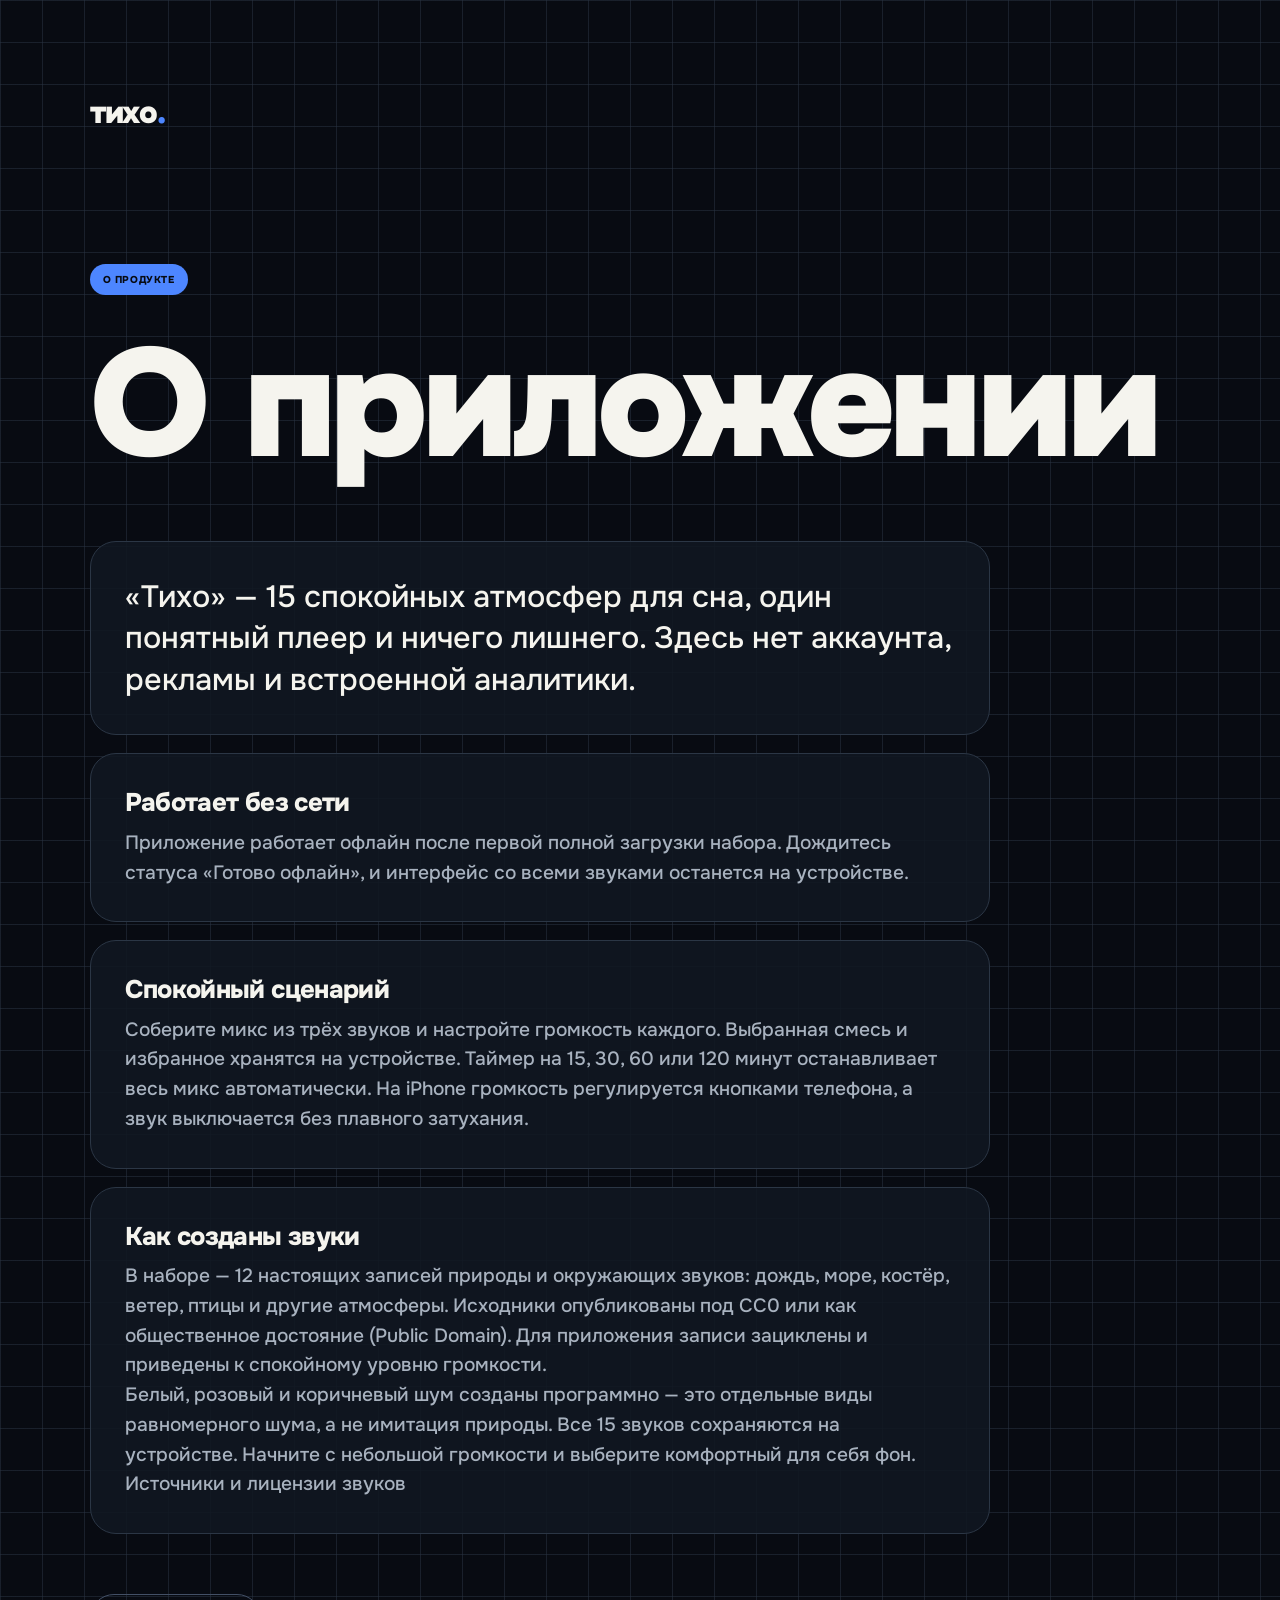
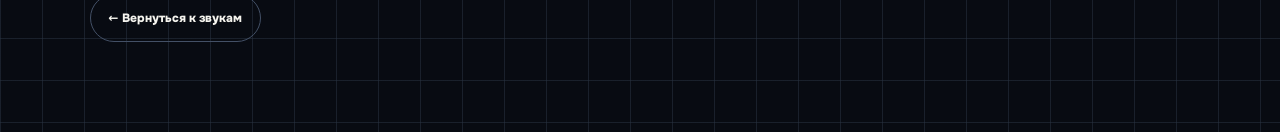
<file: tiho/about/index.html>
<!DOCTYPE html><html lang="ru" data-theme="dark"><head><meta charSet="utf-8"/><meta name="viewport" content="width=device-width, initial-scale=1"/><link rel="stylesheet" href="/tiho/_next/static/css/index.FONbTn-V.css" data-rsc-css-href="/tiho/_next/static/css/index.FONbTn-V.css" data-precedence="vite-rsc/importer-resources"/><link rel="modulepreload" fetchPriority="low" href="/tiho/_next/static/chunks/index-CWyJuShD.js"/><script src="/tiho/_next/static/chunks/rolldown-runtime-CUXrzggC.js" type="module" async=""></script><script src="/tiho/_next/static/chunks/framework-C12oSunD.js" type="module" async=""></script><link rel="modulepreload" href="/tiho/_next/static/chunks/layout-segment-context-BloUte69.js" crossorigin=""/><title>Тихо — звуки для сна</title><meta name="description" content="15 спокойных звуков, таймер сна и офлайн-режим без регистрации."/><meta name="application-name" content="Тихо"/><meta property="og:title" content="Тихо — звуки для сна"/><meta property="og:description" content="15 атмосфер для сна · офлайн"/><meta property="og:type" content="website"/><meta property="og:locale" content="ru_RU"/><meta property="og:image" content="https://w0rkl.github.io/tiho/og.png"/><meta property="og:image:width" content="1200"/><meta property="og:image:height" content="630"/><meta property="og:image:alt" content="Тихо — звуки для сна"/><meta name="twitter:card" content="summary_large_image"/><meta name="twitter:title" content="Тихо — звуки для сна"/><meta name="twitter:description" content="15 атмосфер для сна · офлайн"/><meta name="twitter:image" content="https://w0rkl.github.io/tiho/og.png"/><link rel="icon" href="/tiho/icons/icon-192.png" sizes="192x192" type="image/png"/><link rel="icon" href="/tiho/icons/icon-512.png" sizes="512x512" type="image/png"/><link rel="apple-touch-icon" href="/tiho/icons/icon-192.png"/><link rel="manifest" href="/tiho/manifest.webmanifest"/><link rel="canonical" href="https://w0rkl.github.io/tiho/"/><meta name="mobile-web-app-capable" content="yes"/><meta name="apple-mobile-web-app-title" content="Тихо"/><meta name="apple-mobile-web-app-status-bar-style" content="default"/><meta name="color-scheme" content="light dark"/><meta name="theme-color" content="#080b12"/><script>(()=>{let theme="dark";try{theme=localStorage.getItem("tiho-theme")==="light"?"light":"dark"}catch{}const root=document.documentElement;root.dataset.theme=theme;root.style.colorScheme=theme;const meta=document.querySelector('meta[name="theme-color"]');if(meta)meta.setAttribute("content",theme==="dark"?"#080b12":"#f7f8f4")})()</script><script>Object.assign(((self[Symbol.for("vinext.navigationRuntime")]??={bootstrap:{routeManifest:null},functions:{}}).bootstrap.rsc??={rsc:[]}),{params:{},nav:{"pathname":"/about","searchParams":[]}})</script><link rel="modulepreload" href="/tiho/_next/static/chunks/index-CWyJuShD.js" />
</head><body><main class="info-page"><a class="wordmark" href="/tiho/">тихо<span>.</span></a><span class="eyebrow">О продукте</span><h1>О приложении</h1><div class="info-copy"><p class="info-lead">«Тихо» — 15 спокойных атмосфер для сна, один понятный плеер и ничего лишнего. Здесь нет аккаунта, рекламы и встроенной аналитики.</p><section><h2>Работает без сети</h2><p>Приложение работает офлайн после первой полной загрузки набора. Дождитесь статуса «Готово офлайн», и интерфейс со всеми звуками останется на устройстве.</p></section><section><h2>Спокойный сценарий</h2><p>Соберите микс из трёх звуков и настройте громкость каждого. Выбранная смесь и избранное хранятся на устройстве. Таймер на 15, 30, 60 или 120 минут останавливает весь микс автоматически. На iPhone громкость регулируется кнопками телефона, а звук выключается без плавного затухания.</p></section><section><h2>Как созданы звуки</h2><p>В наборе — 12 настоящих записей природы и окружающих звуков: дождь, море, костёр, ветер, птицы и другие атмосферы. Исходники опубликованы под CC0 или как общественное достояние (Public Domain). Для приложения записи зациклены и приведены к спокойному уровню громкости.</p><p>Белый, розовый и коричневый шум созданы программно — это отдельные виды равномерного шума, а не имитация природы. Все 15 звуков сохраняются на устройстве. Начните с небольшой громкости и выберите комфортный для себя фон.</p><p><a href="/tiho/audio-credits.json">Источники и лицензии звуков</a></p></section></div><a class="info-back" href="/tiho/">← Вернуться к звукам</a></main><script type="module" src="/tiho/_next/static/chunks/index-CWyJuShD.js" id="_R_" async=""></script><script>((self[Symbol.for("vinext.navigationRuntime")]??={bootstrap:{routeManifest:null},functions:{}}).bootstrap.rsc??={rsc:[]}).rsc.push("2:I[\"8033614ae8fa\",[],\"Children\",1]\n")</script><script>((self[Symbol.for("vinext.navigationRuntime")]??={bootstrap:{routeManifest:null},functions:{}}).bootstrap.rsc??={rsc:[]}).rsc.push("3:I[\"c2d308dd323c\",[],\"GlobalErrorBoundary\",1]\n")</script><script>((self[Symbol.for("vinext.navigationRuntime")]??={bootstrap:{routeManifest:null},functions:{}}).bootstrap.rsc??={rsc:[]}).rsc.push("4:I[\"ecfeea4c79da\",[],\"default\",1]\n")</script><script>((self[Symbol.for("vinext.navigationRuntime")]??={bootstrap:{routeManifest:null},functions:{}}).bootstrap.rsc??={rsc:[]}).rsc.push("5:I[\"c2d308dd323c\",[],\"ErrorBoundary\",1]\n")</script><script>((self[Symbol.for("vinext.navigationRuntime")]??={bootstrap:{routeManifest:null},functions:{}}).bootstrap.rsc??={rsc:[]}).rsc.push("6:I[\"0b1ae3af7320\",[],\"LayoutSegmentProvider\",1]\n")</script><script>((self[Symbol.for("vinext.navigationRuntime")]??={bootstrap:{routeManifest:null},functions:{}}).bootstrap.rsc??={rsc:[]}).rsc.push("7:I[\"8033614ae8fa\",[],\"Slot\",1]\n")</script><script>((self[Symbol.for("vinext.navigationRuntime")]??={bootstrap:{routeManifest:null},functions:{}}).bootstrap.rsc??={rsc:[]}).rsc.push("8:I[\"60d934a7d4d3\",[],\"AppRouterScrollTarget\",1]\n")</script><script>((self[Symbol.for("vinext.navigationRuntime")]??={bootstrap:{routeManifest:null},functions:{}}).bootstrap.rsc??={rsc:[]}).rsc.push("9:I[\"c2d308dd323c\",[],\"RedirectBoundary\",1]\n")</script><script>((self[Symbol.for("vinext.navigationRuntime")]??={bootstrap:{routeManifest:null},functions:{}}).bootstrap.rsc??={rsc:[]}).rsc.push(":HL[\"/tiho/_next/static/css/index.FONbTn-V.css\",\"style\"     ]\n")</script><script>((self[Symbol.for("vinext.navigationRuntime")]??={bootstrap:{routeManifest:null},functions:{}}).bootstrap.rsc??={rsc:[]}).rsc.push("0:{\"__route\":\"route:/about\",\"__interceptionContext\":null,\"__layoutIds\":[\"layout:/\"],\"__rootLayout\":\"/\",\"__sourcePage\":\"/about/page\",\"page:/about\":\"$L1\",\"layout:/\":[[[[\"$\",\"link\",\"css:/tiho/_next/static/css/index.FONbTn-V.css\",{\"rel\":\"stylesheet\",\"precedence\":\"vite-rsc/importer-resources\",\"href\":\"/tiho/_next/static/css/index.FONbTn-V.css\",\"data-rsc-css-href\":\"/tiho/_next/static/css/index.FONbTn-V.css\"}],\"$undefined\"],[\"$\",\"html\",null,{\"lang\":\"ru\",\"data-theme\":\"dark\",\"suppressHydrationWarning\":true,\"children\":[[\"$\",\"head\",null,{\"children\":[[\"$\",\"meta\",null,{\"name\":\"theme-color\",\"content\":\"#080b12\"}],[\"$\",\"script\",null,{\"dangerouslySetInnerHTML\":{\"__html\":\"(()=\u003e{let theme=\\\"dark\\\";try{theme=localStorage.getItem(\\\"tiho-theme\\\")===\\\"light\\\"?\\\"light\\\":\\\"dark\\\"}catch{}const root=document.documentElement;root.dataset.theme=theme;root.style.colorScheme=theme;const meta=document.querySelector('meta[name=\\\"theme-color\\\"]');if(meta)meta.setAttribute(\\\"content\\\",theme===\\\"dark\\\"?\\\"#080b12\\\":\\\"#f7f8f4\\\")})()\"}}]]}],[\"$\",\"body\",null,{\"children\":[\"$\",\"$L2\",null,{}]}]]}]],null],\"route:/about\":[[[\"$\",\"meta\",null,{\"charSet\":\"utf-8\"}],[[\"$\",\"title\",\"0\",{\"children\":\"Тихо — звуки для сна\"}],[\"$\",\"meta\",\"1\",{\"name\":\"description\",\"content\":\"15 спокойных звуков, таймер сна и офлайн-режим без регистрации.\"}],[\"$\",\"meta\",\"2\",{\"name\":\"application-name\",\"content\":\"Тихо\"}],[\"$\",\"meta\",\"3\",{\"property\":\"og:title\",\"content\":\"Тихо — звуки для сна\"}],[\"$\",\"meta\",\"4\",{\"property\":\"og:description\",\"content\":\"15 атмосфер для сна · офлайн\"}],[\"$\",\"meta\",\"5\",{\"property\":\"og:type\",\"content\":\"website\"}],[\"$\",\"meta\",\"6\",{\"property\":\"og:locale\",\"content\":\"ru_RU\"}],[\"$\",\"meta\",\"7\",{\"property\":\"og:image\",\"content\":\"https://w0rkl.github.io/tiho/og.png\"}],[\"$\",\"meta\",\"8\",{\"property\":\"og:image:width\",\"content\":\"1200\"}],[\"$\",\"meta\",\"9\",{\"property\":\"og:image:height\",\"content\":\"630\"}],[\"$\",\"meta\",\"10\",{\"property\":\"og:image:alt\",\"content\":\"Тихо — звуки для сна\"}],[\"$\",\"meta\",\"11\",{\"name\":\"twitter:card\",\"content\":\"summary_large_image\"}],[\"$\",\"meta\",\"12\",{\"name\":\"twitter:title\",\"content\":\"Тихо — звуки для сна\"}],[\"$\",\"meta\",\"13\",{\"name\":\"twitter:description\",\"content\":\"15 атмосфер для сна · офлайн\"}],[\"$\",\"meta\",\"14\",{\"name\":\"twitter:image\",\"content\":\"https://w0rkl.github.io/tiho/og.png\"}],[\"$\",\"link\",\"15\",{\"rel\":\"icon\",\"href\":\"/tiho/icons/icon-192.png\",\"sizes\":\"192x192\",\"type\":\"image/png\"}],[\"$\",\"link\",\"16\",{\"rel\":\"icon\",\"href\":\"/tiho/icons/icon-512.png\",\"sizes\":\"512x512\",\"type\":\"image/png\"}],[\"$\",\"link\",\"17\",{\"rel\":\"apple-touch-icon\",\"href\":\"/tiho/icons/icon-192.png\"}],[\"$\",\"link\",\"18\",{\"rel\":\"manifest\",\"href\":\"/tiho/manifest.webmanifest\"}],[\"$\",\"link\",\"19\",{\"rel\":\"canonical\",\"href\":\"https://w0rkl.github.io/tiho/\"}],[\"$\",\"meta\",\"20\",{\"name\":\"mobile-web-app-capable\",\"content\":\"yes\"}],[\"$\",\"meta\",\"21\",{\"name\":\"apple-mobile-web-app-title\",\"content\":\"Тихо\"}],[\"$\",\"meta\",\"22\",{\"name\":\"apple-mobile-web-app-status-bar-style\",\"content\":\"default\"}]],[[\"$\",\"meta\",\"0\",{\"name\":\"viewport\",\"content\":\"width=device-width, initial-scale=1\"}],[\"$\",\"meta\",\"1\",{\"name\":\"color-scheme\",\"content\":\"light dark\"}]]],[\"$\",\"$L3\",null,{\"fallback\":\"$4\",\"children\":[\"$\",\"$L5\",null,{\"fallback\":\"$4\",\"children\":[\"$\",\"$L6\",null,{\"providerId\":\"layout:/\",\"segmentMap\":{\"children\":[\"about\"]},\"children\":[\"$\",\"$L7\",null,{\"id\":\"layout:/\",\"parallelSlots\":\"$undefined\",\"children\":[\"$\",\"$L8\",null,{\"children\":[\"$\",\"$L9\",null,{\"children\":[[\"$\",\"$L6\",null,{\"providerId\":\"page:/about\",\"segmentMap\":{\"children\":[\"__PAGE__\"]},\"children\":[\"$\",\"$L7\",null,{\"id\":\"page:/about\"}]}],null]}]}]}]}]}]}],null,null],\"__layoutFlags\":{\"layout:/\":\"s\"},\"__artifactCompatibility\":{\"schemaVersion\":1,\"graphVersion\":\"app-route-graph:5d73bdb41b200fd7\",\"deploymentVersion\":\"e8d04fb8-925f-4b9c-b7cf-aca14d2506d0\",\"appElementsSchemaVersion\":1,\"rscPayloadSchemaVersion\":1,\"rootBoundaryId\":\"/\",\"renderEpoch\":null},\"__renderObservation\":{\"schemaVersion\":1,\"output\":{\"kind\":\"app-rsc\",\"mountedSlotsFingerprint\":null,\"renderEpoch\":null,\"rootBoundaryId\":\"/\",\"routeId\":\"route:/about\"},\"completeness\":\"partial\",\"boundaryOutcome\":{\"kind\":\"unknown\"},\"requestApis\":[{\"kind\":\"connection\",\"status\":\"unknown\"},{\"kind\":\"cookies\",\"status\":\"unknown\"},{\"kind\":\"draftMode\",\"status\":\"unknown\"},{\"kind\":\"headers\",\"status\":\"unknown\"},{\"kind\":\"params\",\"status\":\"unknown\"},{\"kind\":\"searchParams\",\"status\":\"unknown\"}],\"dynamicFetches\":[],\"cacheTags\":[\"/about\",\"_N_T_/about\",\"_N_T_/about/layout\",\"_N_T_/about/page\",\"_N_T_/layout\"],\"pathTags\":[\"/about\"],\"cacheability\":\"unknown\",\"downgrade\":{\"target\":\"freshRender\",\"reasons\":[{\"code\":\"CP_DOWNGRADE_CACHEABILITY_UNKNOWN\",\"target\":\"freshRender\"},{\"code\":\"CP_DOWNGRADE_INCOMPLETE_OBSERVATION\",\"completeness\":\"partial\",\"target\":\"freshRender\"},{\"code\":\"CP_DOWNGRADE_UNKNOWN_REQUEST_API\",\"requestApi\":\"connection\",\"target\":\"freshRender\"},{\"code\":\"CP_DOWNGRADE_UNKNOWN_REQUEST_API\",\"requestApi\":\"cookies\",\"target\":\"freshRender\"},{\"code\":\"CP_DOWNGRADE_UNKNOWN_REQUEST_API\",\"requestApi\":\"draftMode\",\"target\":\"freshRender\"},{\"code\":\"CP_DOWNGRADE_UNKNOWN_REQUEST_API\",\"requestApi\":\"headers\",\"target\":\"freshRender\"},{\"code\":\"CP_DOWNGRADE_UNKNOWN_REQUEST_API\",\"requestApi\":\"params\",\"target\":\"freshRender\"},{\"code\":\"CP_DOWNGRADE_UNKNOWN_REQUEST_API\",\"requestApi\":\"searchParams\",\"target\":\"freshRender\"}],\"fallback\":{\"kind\":\"breakerFallback\",\"code\":\"CP_PRIVATE_DYNAMIC_DOWNGRADE\",\"mode\":\"renderFresh\",\"scope\":\"affectedOutput\",\"fields\":{\"reasonCodes\":[\"CP_DOWNGRADE_CACHEABILITY_UNKNOWN\",\"CP_DOWNGRADE_INCOMPLETE_OBSERVATION\",\"CP_DOWNGRADE_UNKNOWN_REQUEST_API\",\"CP_DOWNGRADE_UNKNOWN_REQUEST_API\",\"CP_DOWNGRADE_UNKNOWN_REQUEST_API\",\"CP_DOWNGRADE_UNKNOWN_REQUEST_API\",\"CP_DOWNGRADE_UNKNOWN_REQUEST_API\",\"CP_DOWNGRADE_UNKNOWN_REQUEST_API\"],\"target\":\"freshRender\"}},\"isPublicCacheCandidate\":false}}}\n")</script><script>((self[Symbol.for("vinext.navigationRuntime")]??={bootstrap:{routeManifest:null},functions:{}}).bootstrap.rsc??={rsc:[]}).rsc.push("1:[\"$\",\"main\",null,{\"className\":\"info-page\",\"children\":[[\"$\",\"a\",null,{\"className\":\"wordmark\",\"href\":\"/tiho/\",\"children\":[\"тихо\",[\"$\",\"span\",null,{\"children\":\".\"}]]}],[\"$\",\"span\",null,{\"className\":\"eyebrow\",\"children\":\"О продукте\"}],[\"$\",\"h1\",null,{\"children\":\"О приложении\"}],[\"$\",\"div\",null,{\"className\":\"info-copy\",\"children\":[[\"$\",\"p\",null,{\"className\":\"info-lead\",\"children\":\"«Тихо» — 15 спокойных атмосфер для сна, один понятный плеер и ничего лишнего. Здесь нет аккаунта, рекламы и встроенной аналитики.\"}],[\"$\",\"section\",null,{\"children\":[[\"$\",\"h2\",null,{\"children\":\"Работает без сети\"}],[\"$\",\"p\",null,{\"children\":\"Приложение работает офлайн после первой полной загрузки набора. Дождитесь статуса «Готово офлайн», и интерфейс со всеми звуками останется на устройстве.\"}]]}],[\"$\",\"section\",null,{\"children\":[[\"$\",\"h2\",null,{\"children\":\"Спокойный сценарий\"}],[\"$\",\"p\",null,{\"children\":\"Соберите микс из трёх звуков и настройте громкость каждого. Выбранная смесь и избранное хранятся на устройстве. Таймер на 15, 30, 60 или 120 минут останавливает весь микс автоматически. На iPhone громкость регулируется кнопками телефона, а звук выключается без плавного затухания.\"}]]}],[\"$\",\"section\",null,{\"children\":[[\"$\",\"h2\",null,{\"children\":\"Как созданы звуки\"}],[\"$\",\"p\",null,{\"children\":\"В наборе — 12 настоящих записей природы и окружающих звуков: дождь, море, костёр, ветер, птицы и другие атмосферы. Исходники опубликованы под CC0 или как общественное достояние (Public Domain). Для приложения записи зациклены и приведены к спокойному уровню громкости.\"}],[\"$\",\"p\",null,{\"children\":\"Белый, розовый и коричневый шум созданы программно — это отдельные виды равномерного шума, а не имитация природы. Все 15 звуков сохраняются на устройстве. Начните с небольшой громкости и выберите комфортный для себя фон.\"}],[\"$\",\"p\",null,{\"children\":[\"$\",\"a\",null,{\"href\":\"/tiho/audio-credits.json\",\"children\":\"Источники и лицензии звуков\"}]}]]}]]}],[\"$\",\"a\",null,{\"className\":\"info-back\",\"href\":\"/tiho/\",\"children\":\"← Вернуться к звукам\"}]]}]\n")</script><script>Object.assign(((self[Symbol.for("vinext.navigationRuntime")]??={bootstrap:{routeManifest:null},functions:{}}).bootstrap.rsc??={rsc:[]}),{"initialCacheKind":"static"});((self[Symbol.for("vinext.navigationRuntime")]??={bootstrap:{routeManifest:null},functions:{}}).bootstrap.rsc??={rsc:[]}).done=true</script></body></html>
</file>
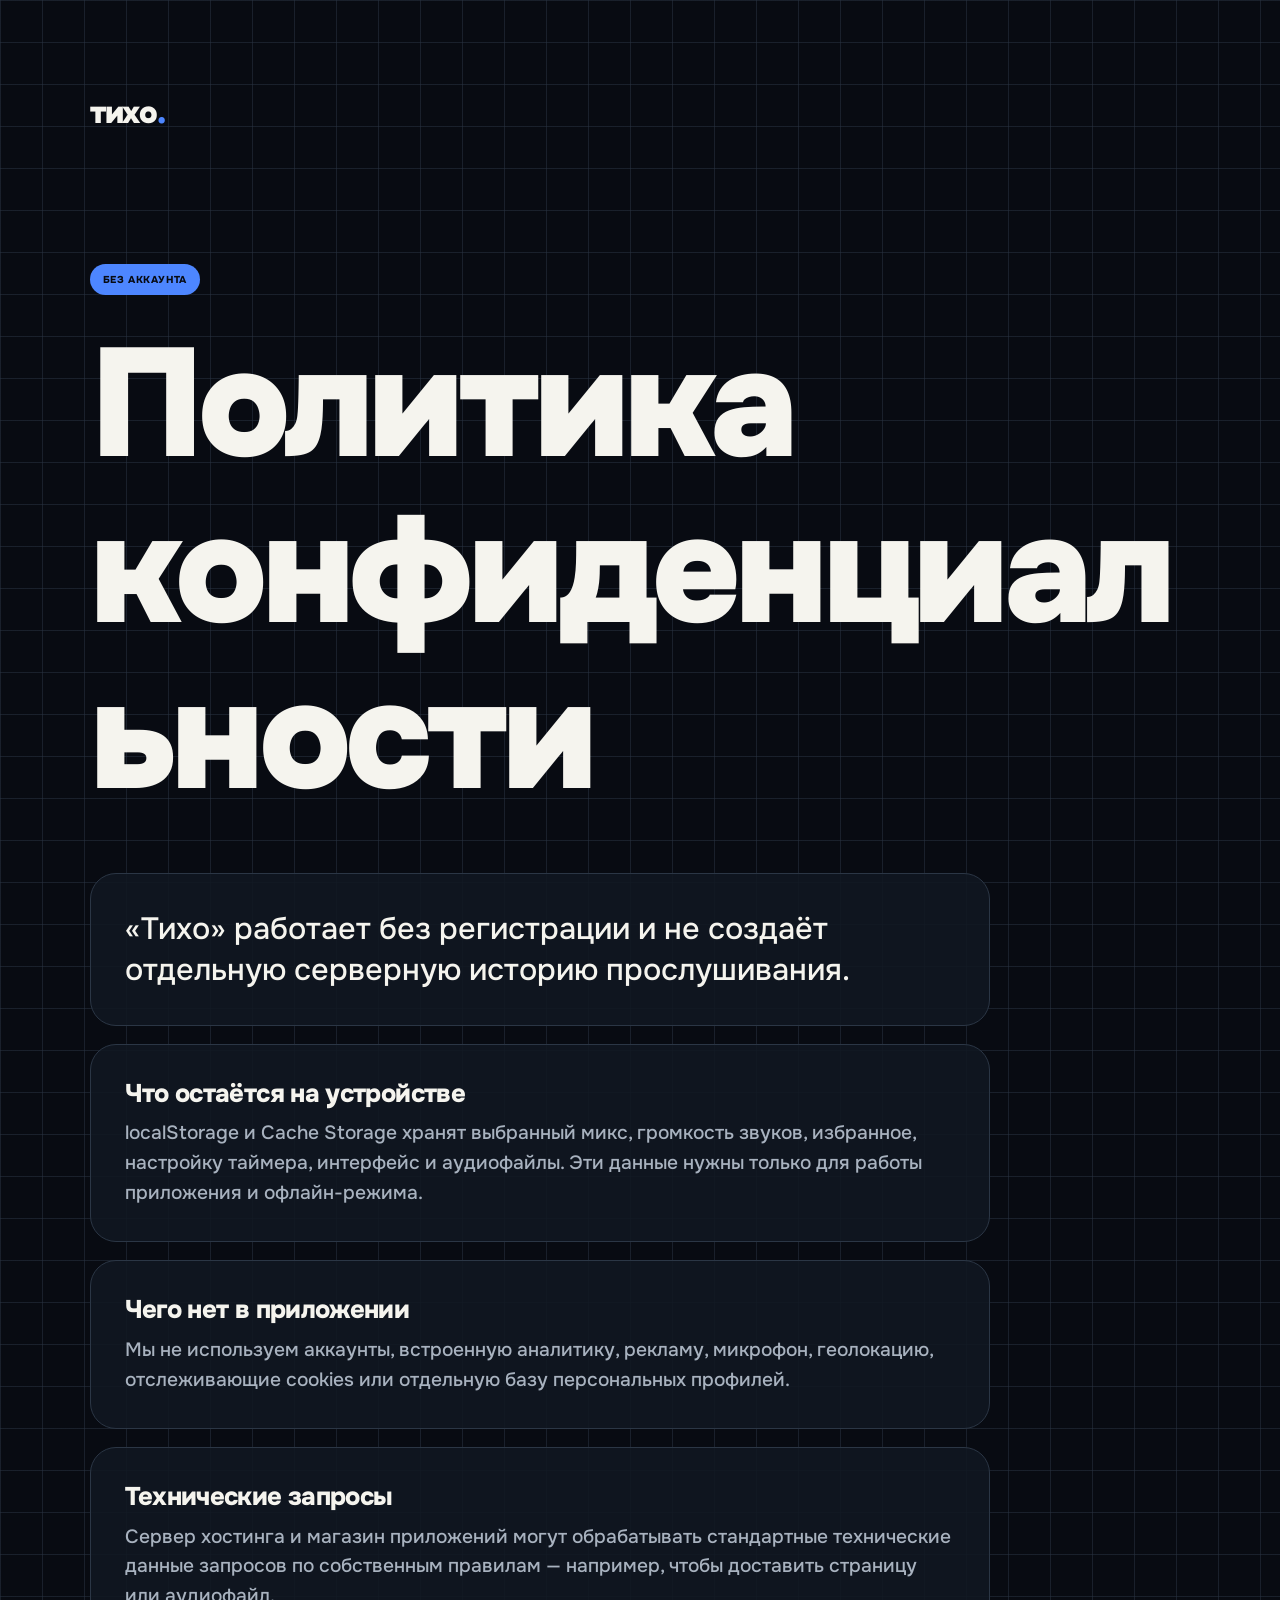
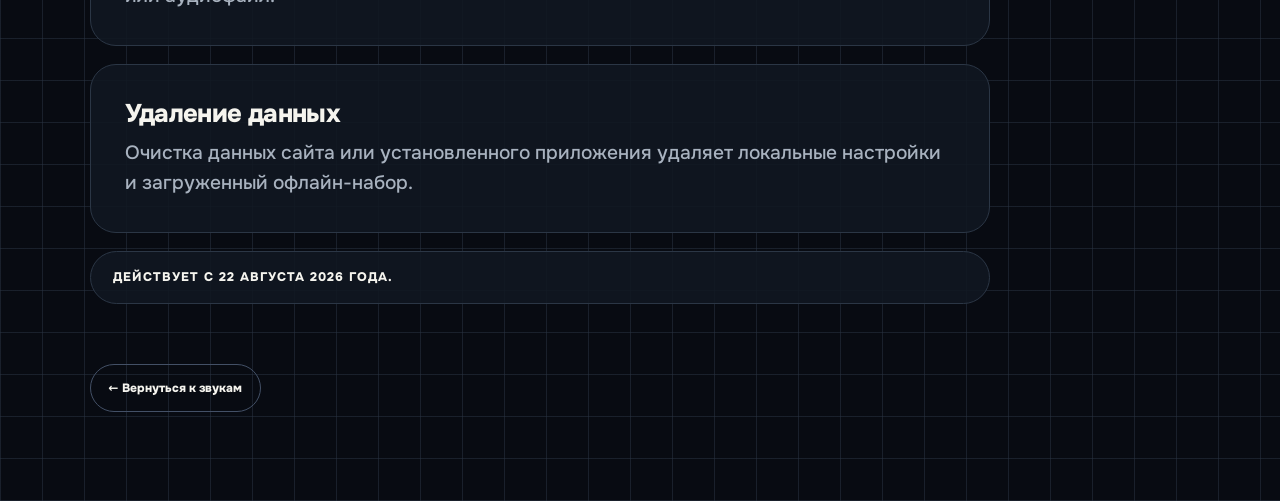
<file: tiho/privacy/index.html>
<!DOCTYPE html><html lang="ru" data-theme="dark"><head><meta charSet="utf-8"/><meta name="viewport" content="width=device-width, initial-scale=1"/><link rel="stylesheet" href="/tiho/_next/static/css/index.FONbTn-V.css" data-rsc-css-href="/tiho/_next/static/css/index.FONbTn-V.css" data-precedence="vite-rsc/importer-resources"/><link rel="modulepreload" fetchPriority="low" href="/tiho/_next/static/chunks/index-CWyJuShD.js"/><script src="/tiho/_next/static/chunks/rolldown-runtime-CUXrzggC.js" type="module" async=""></script><script src="/tiho/_next/static/chunks/framework-C12oSunD.js" type="module" async=""></script><link rel="modulepreload" href="/tiho/_next/static/chunks/layout-segment-context-BloUte69.js" crossorigin=""/><title>Тихо — звуки для сна</title><meta name="description" content="15 спокойных звуков, таймер сна и офлайн-режим без регистрации."/><meta name="application-name" content="Тихо"/><meta property="og:title" content="Тихо — звуки для сна"/><meta property="og:description" content="15 атмосфер для сна · офлайн"/><meta property="og:type" content="website"/><meta property="og:locale" content="ru_RU"/><meta property="og:image" content="https://w0rkl.github.io/tiho/og.png"/><meta property="og:image:width" content="1200"/><meta property="og:image:height" content="630"/><meta property="og:image:alt" content="Тихо — звуки для сна"/><meta name="twitter:card" content="summary_large_image"/><meta name="twitter:title" content="Тихо — звуки для сна"/><meta name="twitter:description" content="15 атмосфер для сна · офлайн"/><meta name="twitter:image" content="https://w0rkl.github.io/tiho/og.png"/><link rel="icon" href="/tiho/icons/icon-192.png" sizes="192x192" type="image/png"/><link rel="icon" href="/tiho/icons/icon-512.png" sizes="512x512" type="image/png"/><link rel="apple-touch-icon" href="/tiho/icons/icon-192.png"/><link rel="manifest" href="/tiho/manifest.webmanifest"/><link rel="canonical" href="https://w0rkl.github.io/tiho/"/><meta name="mobile-web-app-capable" content="yes"/><meta name="apple-mobile-web-app-title" content="Тихо"/><meta name="apple-mobile-web-app-status-bar-style" content="default"/><meta name="color-scheme" content="light dark"/><meta name="theme-color" content="#080b12"/><script>(()=>{let theme="dark";try{theme=localStorage.getItem("tiho-theme")==="light"?"light":"dark"}catch{}const root=document.documentElement;root.dataset.theme=theme;root.style.colorScheme=theme;const meta=document.querySelector('meta[name="theme-color"]');if(meta)meta.setAttribute("content",theme==="dark"?"#080b12":"#f7f8f4")})()</script><script>Object.assign(((self[Symbol.for("vinext.navigationRuntime")]??={bootstrap:{routeManifest:null},functions:{}}).bootstrap.rsc??={rsc:[]}),{params:{},nav:{"pathname":"/privacy","searchParams":[]}})</script><link rel="modulepreload" href="/tiho/_next/static/chunks/index-CWyJuShD.js" />
</head><body><main class="info-page"><a class="wordmark" href="/tiho/">тихо<span>.</span></a><span class="eyebrow">Без аккаунта</span><h1>Политика конфиденциальности</h1><div class="info-copy"><p class="info-lead">«Тихо» работает без регистрации и не создаёт отдельную серверную историю прослушивания.</p><section><h2>Что остаётся на устройстве</h2><p>localStorage и Cache Storage хранят выбранный микс, громкость звуков, избранное, настройку таймера, интерфейс и аудиофайлы. Эти данные нужны только для работы приложения и офлайн-режима.</p></section><section><h2>Чего нет в приложении</h2><p>Мы не используем аккаунты, встроенную аналитику, рекламу, микрофон, геолокацию, отслеживающие cookies или отдельную базу персональных профилей.</p></section><section><h2>Технические запросы</h2><p>Сервер хостинга и магазин приложений могут обрабатывать стандартные технические данные запросов по собственным правилам — например, чтобы доставить страницу или аудиофайл.</p></section><section><h2>Удаление данных</h2><p>Очистка данных сайта или установленного приложения удаляет локальные настройки и загруженный офлайн-набор.</p></section><p class="effective-date">Действует с 22 августа 2026 года.</p></div><a class="info-back" href="/tiho/">← Вернуться к звукам</a></main><script type="module" src="/tiho/_next/static/chunks/index-CWyJuShD.js" id="_R_" async=""></script><script>((self[Symbol.for("vinext.navigationRuntime")]??={bootstrap:{routeManifest:null},functions:{}}).bootstrap.rsc??={rsc:[]}).rsc.push("2:I[\"8033614ae8fa\",[],\"Children\",1]\n")</script><script>((self[Symbol.for("vinext.navigationRuntime")]??={bootstrap:{routeManifest:null},functions:{}}).bootstrap.rsc??={rsc:[]}).rsc.push("3:I[\"c2d308dd323c\",[],\"GlobalErrorBoundary\",1]\n")</script><script>((self[Symbol.for("vinext.navigationRuntime")]??={bootstrap:{routeManifest:null},functions:{}}).bootstrap.rsc??={rsc:[]}).rsc.push("4:I[\"ecfeea4c79da\",[],\"default\",1]\n")</script><script>((self[Symbol.for("vinext.navigationRuntime")]??={bootstrap:{routeManifest:null},functions:{}}).bootstrap.rsc??={rsc:[]}).rsc.push("5:I[\"c2d308dd323c\",[],\"ErrorBoundary\",1]\n")</script><script>((self[Symbol.for("vinext.navigationRuntime")]??={bootstrap:{routeManifest:null},functions:{}}).bootstrap.rsc??={rsc:[]}).rsc.push("6:I[\"0b1ae3af7320\",[],\"LayoutSegmentProvider\",1]\n")</script><script>((self[Symbol.for("vinext.navigationRuntime")]??={bootstrap:{routeManifest:null},functions:{}}).bootstrap.rsc??={rsc:[]}).rsc.push("7:I[\"8033614ae8fa\",[],\"Slot\",1]\n")</script><script>((self[Symbol.for("vinext.navigationRuntime")]??={bootstrap:{routeManifest:null},functions:{}}).bootstrap.rsc??={rsc:[]}).rsc.push("8:I[\"60d934a7d4d3\",[],\"AppRouterScrollTarget\",1]\n")</script><script>((self[Symbol.for("vinext.navigationRuntime")]??={bootstrap:{routeManifest:null},functions:{}}).bootstrap.rsc??={rsc:[]}).rsc.push("9:I[\"c2d308dd323c\",[],\"RedirectBoundary\",1]\n")</script><script>((self[Symbol.for("vinext.navigationRuntime")]??={bootstrap:{routeManifest:null},functions:{}}).bootstrap.rsc??={rsc:[]}).rsc.push(":HL[\"/tiho/_next/static/css/index.FONbTn-V.css\",\"style\"     ]\n")</script><script>((self[Symbol.for("vinext.navigationRuntime")]??={bootstrap:{routeManifest:null},functions:{}}).bootstrap.rsc??={rsc:[]}).rsc.push("0:{\"__route\":\"route:/privacy\",\"__interceptionContext\":null,\"__layoutIds\":[\"layout:/\"],\"__rootLayout\":\"/\",\"__sourcePage\":\"/privacy/page\",\"page:/privacy\":\"$L1\",\"layout:/\":[[[[\"$\",\"link\",\"css:/tiho/_next/static/css/index.FONbTn-V.css\",{\"rel\":\"stylesheet\",\"precedence\":\"vite-rsc/importer-resources\",\"href\":\"/tiho/_next/static/css/index.FONbTn-V.css\",\"data-rsc-css-href\":\"/tiho/_next/static/css/index.FONbTn-V.css\"}],\"$undefined\"],[\"$\",\"html\",null,{\"lang\":\"ru\",\"data-theme\":\"dark\",\"suppressHydrationWarning\":true,\"children\":[[\"$\",\"head\",null,{\"children\":[[\"$\",\"meta\",null,{\"name\":\"theme-color\",\"content\":\"#080b12\"}],[\"$\",\"script\",null,{\"dangerouslySetInnerHTML\":{\"__html\":\"(()=\u003e{let theme=\\\"dark\\\";try{theme=localStorage.getItem(\\\"tiho-theme\\\")===\\\"light\\\"?\\\"light\\\":\\\"dark\\\"}catch{}const root=document.documentElement;root.dataset.theme=theme;root.style.colorScheme=theme;const meta=document.querySelector('meta[name=\\\"theme-color\\\"]');if(meta)meta.setAttribute(\\\"content\\\",theme===\\\"dark\\\"?\\\"#080b12\\\":\\\"#f7f8f4\\\")})()\"}}]]}],[\"$\",\"body\",null,{\"children\":[\"$\",\"$L2\",null,{}]}]]}]],null],\"route:/privacy\":[[[\"$\",\"meta\",null,{\"charSet\":\"utf-8\"}],[[\"$\",\"title\",\"0\",{\"children\":\"Тихо — звуки для сна\"}],[\"$\",\"meta\",\"1\",{\"name\":\"description\",\"content\":\"15 спокойных звуков, таймер сна и офлайн-режим без регистрации.\"}],[\"$\",\"meta\",\"2\",{\"name\":\"application-name\",\"content\":\"Тихо\"}],[\"$\",\"meta\",\"3\",{\"property\":\"og:title\",\"content\":\"Тихо — звуки для сна\"}],[\"$\",\"meta\",\"4\",{\"property\":\"og:description\",\"content\":\"15 атмосфер для сна · офлайн\"}],[\"$\",\"meta\",\"5\",{\"property\":\"og:type\",\"content\":\"website\"}],[\"$\",\"meta\",\"6\",{\"property\":\"og:locale\",\"content\":\"ru_RU\"}],[\"$\",\"meta\",\"7\",{\"property\":\"og:image\",\"content\":\"https://w0rkl.github.io/tiho/og.png\"}],[\"$\",\"meta\",\"8\",{\"property\":\"og:image:width\",\"content\":\"1200\"}],[\"$\",\"meta\",\"9\",{\"property\":\"og:image:height\",\"content\":\"630\"}],[\"$\",\"meta\",\"10\",{\"property\":\"og:image:alt\",\"content\":\"Тихо — звуки для сна\"}],[\"$\",\"meta\",\"11\",{\"name\":\"twitter:card\",\"content\":\"summary_large_image\"}],[\"$\",\"meta\",\"12\",{\"name\":\"twitter:title\",\"content\":\"Тихо — звуки для сна\"}],[\"$\",\"meta\",\"13\",{\"name\":\"twitter:description\",\"content\":\"15 атмосфер для сна · офлайн\"}],[\"$\",\"meta\",\"14\",{\"name\":\"twitter:image\",\"content\":\"https://w0rkl.github.io/tiho/og.png\"}],[\"$\",\"link\",\"15\",{\"rel\":\"icon\",\"href\":\"/tiho/icons/icon-192.png\",\"sizes\":\"192x192\",\"type\":\"image/png\"}],[\"$\",\"link\",\"16\",{\"rel\":\"icon\",\"href\":\"/tiho/icons/icon-512.png\",\"sizes\":\"512x512\",\"type\":\"image/png\"}],[\"$\",\"link\",\"17\",{\"rel\":\"apple-touch-icon\",\"href\":\"/tiho/icons/icon-192.png\"}],[\"$\",\"link\",\"18\",{\"rel\":\"manifest\",\"href\":\"/tiho/manifest.webmanifest\"}],[\"$\",\"link\",\"19\",{\"rel\":\"canonical\",\"href\":\"https://w0rkl.github.io/tiho/\"}],[\"$\",\"meta\",\"20\",{\"name\":\"mobile-web-app-capable\",\"content\":\"yes\"}],[\"$\",\"meta\",\"21\",{\"name\":\"apple-mobile-web-app-title\",\"content\":\"Тихо\"}],[\"$\",\"meta\",\"22\",{\"name\":\"apple-mobile-web-app-status-bar-style\",\"content\":\"default\"}]],[[\"$\",\"meta\",\"0\",{\"name\":\"viewport\",\"content\":\"width=device-width, initial-scale=1\"}],[\"$\",\"meta\",\"1\",{\"name\":\"color-scheme\",\"content\":\"light dark\"}]]],[\"$\",\"$L3\",null,{\"fallback\":\"$4\",\"children\":[\"$\",\"$L5\",null,{\"fallback\":\"$4\",\"children\":[\"$\",\"$L6\",null,{\"providerId\":\"layout:/\",\"segmentMap\":{\"children\":[\"privacy\"]},\"children\":[\"$\",\"$L7\",null,{\"id\":\"layout:/\",\"parallelSlots\":\"$undefined\",\"children\":[\"$\",\"$L8\",null,{\"children\":[\"$\",\"$L9\",null,{\"children\":[[\"$\",\"$L6\",null,{\"providerId\":\"page:/privacy\",\"segmentMap\":{\"children\":[\"__PAGE__\"]},\"children\":[\"$\",\"$L7\",null,{\"id\":\"page:/privacy\"}]}],null]}]}]}]}]}]}],null,null],\"__layoutFlags\":{\"layout:/\":\"s\"},\"__artifactCompatibility\":{\"schemaVersion\":1,\"graphVersion\":\"app-route-graph:cafd66b895952518\",\"deploymentVersion\":\"e8d04fb8-925f-4b9c-b7cf-aca14d2506d0\",\"appElementsSchemaVersion\":1,\"rscPayloadSchemaVersion\":1,\"rootBoundaryId\":\"/\",\"renderEpoch\":null},\"__renderObservation\":{\"schemaVersion\":1,\"output\":{\"kind\":\"app-rsc\",\"mountedSlotsFingerprint\":null,\"renderEpoch\":null,\"rootBoundaryId\":\"/\",\"routeId\":\"route:/privacy\"},\"completeness\":\"partial\",\"boundaryOutcome\":{\"kind\":\"unknown\"},\"requestApis\":[{\"kind\":\"connection\",\"status\":\"unknown\"},{\"kind\":\"cookies\",\"status\":\"unknown\"},{\"kind\":\"draftMode\",\"status\":\"unknown\"},{\"kind\":\"headers\",\"status\":\"unknown\"},{\"kind\":\"params\",\"status\":\"unknown\"},{\"kind\":\"searchParams\",\"status\":\"unknown\"}],\"dynamicFetches\":[],\"cacheTags\":[\"/privacy\",\"_N_T_/layout\",\"_N_T_/privacy\",\"_N_T_/privacy/layout\",\"_N_T_/privacy/page\"],\"pathTags\":[\"/privacy\"],\"cacheability\":\"unknown\",\"downgrade\":{\"target\":\"freshRender\",\"reasons\":[{\"code\":\"CP_DOWNGRADE_CACHEABILITY_UNKNOWN\",\"target\":\"freshRender\"},{\"code\":\"CP_DOWNGRADE_INCOMPLETE_OBSERVATION\",\"completeness\":\"partial\",\"target\":\"freshRender\"},{\"code\":\"CP_DOWNGRADE_UNKNOWN_REQUEST_API\",\"requestApi\":\"connection\",\"target\":\"freshRender\"},{\"code\":\"CP_DOWNGRADE_UNKNOWN_REQUEST_API\",\"requestApi\":\"cookies\",\"target\":\"freshRender\"},{\"code\":\"CP_DOWNGRADE_UNKNOWN_REQUEST_API\",\"requestApi\":\"draftMode\",\"target\":\"freshRender\"},{\"code\":\"CP_DOWNGRADE_UNKNOWN_REQUEST_API\",\"requestApi\":\"headers\",\"target\":\"freshRender\"},{\"code\":\"CP_DOWNGRADE_UNKNOWN_REQUEST_API\",\"requestApi\":\"params\",\"target\":\"freshRender\"},{\"code\":\"CP_DOWNGRADE_UNKNOWN_REQUEST_API\",\"requestApi\":\"searchParams\",\"target\":\"freshRender\"}],\"fallback\":{\"kind\":\"breakerFallback\",\"code\":\"CP_PRIVATE_DYNAMIC_DOWNGRADE\",\"mode\":\"renderFresh\",\"scope\":\"affectedOutput\",\"fields\":{\"reasonCodes\":[\"CP_DOWNGRADE_CACHEABILITY_UNKNOWN\",\"CP_DOWNGRADE_INCOMPLETE_OBSERVATION\",\"CP_DOWNGRADE_UNKNOWN_REQUEST_API\",\"CP_DOWNGRADE_UNKNOWN_REQUEST_API\",\"CP_DOWNGRADE_UNKNOWN_REQUEST_API\",\"CP_DOWNGRADE_UNKNOWN_REQUEST_API\",\"CP_DOWNGRADE_UNKNOWN_REQUEST_API\",\"CP_DOWNGRADE_UNKNOWN_REQUEST_API\"],\"target\":\"freshRender\"}},\"isPublicCacheCandidate\":false}}}\n")</script><script>((self[Symbol.for("vinext.navigationRuntime")]??={bootstrap:{routeManifest:null},functions:{}}).bootstrap.rsc??={rsc:[]}).rsc.push("1:[\"$\",\"main\",null,{\"className\":\"info-page\",\"children\":[[\"$\",\"a\",null,{\"className\":\"wordmark\",\"href\":\"/tiho/\",\"children\":[\"тихо\",[\"$\",\"span\",null,{\"children\":\".\"}]]}],[\"$\",\"span\",null,{\"className\":\"eyebrow\",\"children\":\"Без аккаунта\"}],[\"$\",\"h1\",null,{\"children\":\"Политика конфиденциальности\"}],[\"$\",\"div\",null,{\"className\":\"info-copy\",\"children\":[[\"$\",\"p\",null,{\"className\":\"info-lead\",\"children\":\"«Тихо» работает без регистрации и не создаёт отдельную серверную историю прослушивания.\"}],[\"$\",\"section\",null,{\"children\":[[\"$\",\"h2\",null,{\"children\":\"Что остаётся на устройстве\"}],[\"$\",\"p\",null,{\"children\":\"localStorage и Cache Storage хранят выбранный микс, громкость звуков, избранное, настройку таймера, интерфейс и аудиофайлы. Эти данные нужны только для работы приложения и офлайн-режима.\"}]]}],[\"$\",\"section\",null,{\"children\":[[\"$\",\"h2\",null,{\"children\":\"Чего нет в приложении\"}],[\"$\",\"p\",null,{\"children\":\"Мы не используем аккаунты, встроенную аналитику, рекламу, микрофон, геолокацию, отслеживающие cookies или отдельную базу персональных профилей.\"}]]}],[\"$\",\"section\",null,{\"children\":[[\"$\",\"h2\",null,{\"children\":\"Технические запросы\"}],[\"$\",\"p\",null,{\"children\":\"Сервер хостинга и магазин приложений могут обрабатывать стандартные технические данные запросов по собственным правилам — например, чтобы доставить страницу или аудиофайл.\"}]]}],[\"$\",\"section\",null,{\"children\":[[\"$\",\"h2\",null,{\"children\":\"Удаление данных\"}],[\"$\",\"p\",null,{\"children\":\"Очистка данных сайта или установленного приложения удаляет локальные настройки и загруженный офлайн-набор.\"}]]}],[\"$\",\"p\",null,{\"className\":\"effective-date\",\"children\":\"Действует с 22 августа 2026 года.\"}]]}],[\"$\",\"a\",null,{\"className\":\"info-back\",\"href\":\"/tiho/\",\"children\":\"← Вернуться к звукам\"}]]}]\n")</script><script>Object.assign(((self[Symbol.for("vinext.navigationRuntime")]??={bootstrap:{routeManifest:null},functions:{}}).bootstrap.rsc??={rsc:[]}),{"initialCacheKind":"static"});((self[Symbol.for("vinext.navigationRuntime")]??={bootstrap:{routeManifest:null},functions:{}}).bootstrap.rsc??={rsc:[]}).done=true</script></body></html>
</file>
<file: _next/static/css/index.DmvmZwRd.css>
@font-face{font-family:Onest Variable;font-style:normal;font-display:swap;font-weight:100 900;src:url([data-uri])format("woff2-variations");unicode-range:U+460-52F,U+1C80-1C8A,U+20B4,U+2DE0-2DFF,U+A640-A69F,U+FE2E-FE2F}@font-face{font-family:Onest Variable;font-style:normal;font-display:swap;font-weight:100 900;src:url(/_next/static/media/onest-cyrillic-wght-normal.DXI_y_WF.woff2)format("woff2-variations");unicode-range:U+301,U+400-45F,U+490-491,U+4B0-4B1,U+2116}@font-face{font-family:Onest Variable;font-style:normal;font-display:swap;font-weight:100 900;src:url(/_next/static/media/onest-latin-ext-wght-normal.CnNj8hVb.woff2)format("woff2-variations");unicode-range:U+100-2BA,U+2BD-2C5,U+2C7-2CC,U+2CE-2D7,U+2DD-2FF,U+304,U+308,U+329,U+1D00-1DBF,U+1E00-1E9F,U+1EF2-1EFF,U+2020,U+20A0-20AB,U+20AD-20C0,U+2113,U+2C60-2C7F,U+A720-A7FF}@font-face{font-family:Onest Variable;font-style:normal;font-display:swap;font-weight:100 900;src:url(/_next/static/media/onest-latin-wght-normal.CUIqqgP9.woff2)format("woff2-variations");unicode-range:U+??,U+131,U+152-153,U+2BB-2BC,U+2C6,U+2DA,U+2DC,U+304,U+308,U+329,U+2000-206F,U+20AC,U+2122,U+2191,U+2193,U+2212,U+2215,U+FEFF,U+FFFD}@layer properties{@supports (((-webkit-hyphens:none)) and (not (margin-trim:inline))) or ((-moz-orient:inline) and (not (color:rgb(from red r g b)))){*,:before,:after{--tw-border-style:solid;--tw-blur:initial;--tw-brightness:initial;--tw-contrast:initial;--tw-grayscale:initial;--tw-hue-rotate:initial;--tw-invert:initial;--tw-opacity:initial;--tw-saturate:initial;--tw-sepia:initial;--tw-drop-shadow:initial;--tw-drop-shadow-color:initial;--tw-drop-shadow-alpha:100%;--tw-drop-shadow-size:initial}::backdrop{--tw-border-style:solid;--tw-blur:initial;--tw-brightness:initial;--tw-contrast:initial;--tw-grayscale:initial;--tw-hue-rotate:initial;--tw-invert:initial;--tw-opacity:initial;--tw-saturate:initial;--tw-sepia:initial;--tw-drop-shadow:initial;--tw-drop-shadow-color:initial;--tw-drop-shadow-alpha:100%;--tw-drop-shadow-size:initial}}}@layer theme{:root,:host{--font-sans:ui-sans-serif, system-ui, sans-serif, "Apple Color Emoji", "Segoe UI Emoji", "Segoe UI Symbol", "Noto Color Emoji";--font-mono:ui-monospace, SFMono-Regular, Menlo, Monaco, Consolas, "Liberation Mono", "Courier New", monospace;--spacing:.25rem;--default-font-family:var(--font-sans);--default-mono-font-family:var(--font-mono)}}@layer base{*,:after,:before{box-sizing:border-box;border:0 solid;margin:0;padding:0}::backdrop{box-sizing:border-box;border:0 solid;margin:0;padding:0}::file-selector-button{box-sizing:border-box;border:0 solid;margin:0;padding:0}html,:host{-webkit-text-size-adjust:100%;tab-size:4;line-height:1.5;font-family:var(--default-font-family,ui-sans-serif, system-ui, sans-serif, "Apple Color Emoji", "Segoe UI Emoji", "Segoe UI Symbol", "Noto Color Emoji");font-feature-settings:var(--default-font-feature-settings,normal);font-variation-settings:var(--default-font-variation-settings,normal);-webkit-tap-highlight-color:transparent}hr{height:0;color:inherit;border-top-width:1px}abbr:where([title]){-webkit-text-decoration:underline dotted;text-decoration:underline dotted}h1,h2,h3,h4,h5,h6{font-size:inherit;font-weight:inherit}a{color:inherit;-webkit-text-decoration:inherit;-webkit-text-decoration:inherit;text-decoration:inherit}b,strong{font-weight:bolder}code,kbd,samp,pre{font-family:var(--default-mono-font-family,ui-monospace, SFMono-Regular, Menlo, Monaco, Consolas, "Liberation Mono", "Courier New", monospace);font-feature-settings:var(--default-mono-font-feature-settings,normal);font-variation-settings:var(--default-mono-font-variation-settings,normal);font-size:1em}small{font-size:80%}sub,sup{vertical-align:baseline;font-size:75%;line-height:0;position:relative}sub{bottom:-.25em}sup{top:-.5em}table{text-indent:0;border-color:inherit;border-collapse:collapse}:-moz-focusring{outline:auto}progress{vertical-align:baseline}summary{display:list-item}ol,ul,menu{list-style:none}img,svg,video,canvas,audio,iframe,embed,object{vertical-align:middle;display:block}img,video{max-width:100%;height:auto}button,input,select,optgroup,textarea{font:inherit;font-feature-settings:inherit;font-variation-settings:inherit;letter-spacing:inherit;color:inherit;opacity:1;background-color:#0000;border-radius:0}::file-selector-button{font:inherit;font-feature-settings:inherit;font-variation-settings:inherit;letter-spacing:inherit;color:inherit;opacity:1;background-color:#0000;border-radius:0}:where(select:is([multiple],[size])) optgroup{font-weight:bolder}:where(select:is([multiple],[size])) optgroup option{padding-inline-start:20px}::file-selector-button{margin-inline-end:4px}::placeholder{opacity:1}@supports (not ((-webkit-appearance:-apple-pay-button))) or (contain-intrinsic-size:1px){::placeholder{color:currentColor}@supports (color:color-mix(in lab, red, red)){::placeholder{color:color-mix(in oklab, currentcolor 50%, transparent)}}}textarea{resize:vertical}::-webkit-search-decoration{-webkit-appearance:none}::-webkit-date-and-time-value{min-height:1lh;text-align:inherit}::-webkit-datetime-edit{display:inline-flex}::-webkit-datetime-edit-fields-wrapper{padding:0}::-webkit-datetime-edit{padding-block:0}::-webkit-datetime-edit-year-field{padding-block:0}::-webkit-datetime-edit-month-field{padding-block:0}::-webkit-datetime-edit-day-field{padding-block:0}::-webkit-datetime-edit-hour-field{padding-block:0}::-webkit-datetime-edit-minute-field{padding-block:0}::-webkit-datetime-edit-second-field{padding-block:0}::-webkit-datetime-edit-millisecond-field{padding-block:0}::-webkit-datetime-edit-meridiem-field{padding-block:0}::-webkit-calendar-picker-indicator{line-height:1}:-moz-ui-invalid{box-shadow:none}button,input:where([type=button],[type=reset],[type=submit]){-webkit-appearance:button;appearance:button}::file-selector-button{-webkit-appearance:button;appearance:button}::-webkit-inner-spin-button{height:auto}::-webkit-outer-spin-button{height:auto}[hidden]:where(:not([hidden=until-found])){display:none!important}}@layer components;@layer utilities{.visible{visibility:visible}.sr-only{clip-path:inset(50%);white-space:nowrap;border-width:0;width:1px;height:1px;margin:-1px;padding:0;position:absolute;overflow:hidden}.absolute{position:absolute}.fixed{position:fixed}.static{position:static}.start{inset-inline-start:var(--spacing)}.block{display:block}.flex{display:flex}.grid{display:grid}.border{border-style:var(--tw-border-style);border-width:1px}.text-wrap{text-wrap:wrap}.uppercase{text-transform:uppercase}.filter{filter:var(--tw-blur,) var(--tw-brightness,) var(--tw-contrast,) var(--tw-grayscale,) var(--tw-hue-rotate,) var(--tw-invert,) var(--tw-saturate,) var(--tw-sepia,) var(--tw-drop-shadow,)}}:root{--paper:#f7f8f4;--ink:#0a0b0d;--muted:#66707c;--line:#dce2e8;--blue:#1668ff;--blue-dark:#0c45bd;--cyan:#71e3df;--yellow:#fff19b;--panel:#ffffffeb;--surface:#fff;--surface-soft:#ffffffd1;--surface-card:#ffffffdb;--surface-nav:#f7f8f4f0;--surface-player:#fffffff0;--grid-line:#bfc8d16e;--border:#0a0b0d;--inverse:#fff;--on-accent:#fff;--accent-ink:#0a0b0d;--control:#0a0b0d;--control-ink:#fff;--favorite:#c92352;--error:#b42d3b;--badge:#dce2e89e;--display-leading:1.08;--radius:26px;--shadow:0 24px 70px #1548aa26}html[data-theme=dark]{--lightningcss-light: ;--lightningcss-dark:initial;color-scheme:dark;--paper:#080b12;--ink:#f5f4ee;--muted:#a8b2bf;--line:#2b3645;--blue:#4d86ff;--blue-dark:#6799ff;--cyan:#67d9d4;--yellow:#e6d983;--panel:#111722f0;--surface:#111722;--surface-soft:#111722e0;--surface-card:#111722;--surface-nav:#080b12f0;--surface-player:#111722f0;--grid-line:#2b364580;--border:#435066;--inverse:#080b12;--on-accent:#080b12;--control:#f5f4ee;--control-ink:#080b12;--favorite:#ff8cab;--error:#ff9ca6;--badge:#263244;--shadow:0 24px 70px #00000061}*{box-sizing:border-box}html{--lightningcss-light:initial;--lightningcss-dark: ;color-scheme:light;background:var(--paper);scroll-behavior:smooth}body{color:var(--ink);font-synthesis:none;background-color:var(--paper);background-image:linear-gradient(var(--grid-line) 1px, transparent 1px), linear-gradient(90deg, var(--grid-line) 1px, transparent 1px);background-size:42px 42px;margin:0;font-family:Onest Variable,system-ui,Segoe UI,Arial,sans-serif;font-weight:500}button,input{font:inherit}button,a{-webkit-tap-highlight-color:transparent;color:inherit}:focus-visible{outline:3px solid var(--inverse);outline-offset:2px;box-shadow:0 0 0 5px var(--ink)}.sr-only{clip:rect(0, 0, 0, 0);white-space:nowrap;border:0;width:1px;height:1px;margin:-1px;padding:0;position:absolute;overflow:hidden}.app-shell{min-height:100vh;padding-bottom:144px}.side-nav{z-index:30;border-right:1px solid var(--border);background:var(--surface-nav);-webkit-backdrop-filter:blur(20px);backdrop-filter:blur(20px);flex-direction:column;width:184px;padding:30px 20px;display:flex;position:fixed;inset:0 auto 0 0}.wordmark{letter-spacing:-.035em;width:max-content;font-size:31px;font-weight:900;text-decoration:none}.wordmark span{color:var(--blue)}.side-nav-items{gap:8px;margin-top:68px;display:grid}.nav-item{cursor:pointer;background:0 0;border:1px solid #0000;border-radius:999px;align-items:center;gap:11px;min-width:0;min-height:48px;padding:0 14px;font-size:14px;font-weight:700;transition:background .2s,color .2s,transform .2s;display:flex;position:relative}.nav-update-badge{width:7px;height:7px;color:var(--accent-ink);background:var(--yellow);border-radius:50%;flex-shrink:0;margin-left:auto;padding:0;font-size:0}.nav-item:hover{transform:translate(3px)}.nav-item.is-active{color:var(--control-ink);background:var(--control)}.side-note{border-top:1px solid var(--line);color:var(--muted);text-transform:uppercase;letter-spacing:.08em;gap:5px;margin-top:auto;padding:16px 2px;font-size:11px;font-weight:700;display:grid}.about-link{text-underline-offset:3px;align-items:center;min-height:44px;font-size:12px;font-weight:700;display:flex}.bottom-nav,.mobile-header{display:none}.app-content{padding:20px 24px 30px 216px}.hero-grid{grid-template-columns:minmax(0,1fr) 320px;gap:14px;max-width:1530px;margin:0 auto;display:grid}.hero-main,.sleep-panel{border:1px solid var(--border);border-radius:var(--radius);min-height:570px;position:relative;overflow:hidden}.hero-main{background:var(--surface-soft);isolation:isolate;flex-direction:column;padding:clamp(28px,4vw,62px);display:flex}.hero-main:before{content:"";z-index:-1;aspect-ratio:1;background:radial-gradient(circle at 45% 44%, var(--yellow) 0 22%, var(--cyan) 47%, #71e3df00 72%);filter:blur(18px);opacity:.76;border-radius:50%;width:min(56vw,780px);position:absolute;bottom:-58%;right:-12%}.hero-meta{justify-content:space-between;align-items:center;gap:20px;display:flex}.eyebrow{min-height:31px;color:var(--on-accent);background:var(--blue);letter-spacing:.06em;text-transform:uppercase;border-radius:999px;align-items:center;padding:0 13px;font-size:10px;font-weight:800;display:inline-flex}.hero-index{letter-spacing:.06em;font-size:10px;font-weight:700;line-height:1.2}.hero-main h1{max-width:1100px;font-size:clamp(3rem,7.5vw,8.4rem);line-height:var(--display-leading);letter-spacing:-.035em;margin:clamp(42px,8vh,94px) 0 44px;font-weight:900}.hero-active{border:1px solid var(--border);background:var(--surface-soft);border-radius:999px;grid-template-columns:74px minmax(0,1fr) auto;align-items:center;gap:17px;width:min(100%,570px);margin-top:auto;padding:13px 16px 13px 13px;display:grid;box-shadow:0 12px 40px #0a0b0d14}.hero-play{width:62px;height:62px;color:var(--on-accent);background:var(--blue);cursor:pointer;border:0;border-radius:50%;place-items:center;transition:transform .2s,background .2s;display:grid;box-shadow:0 10px 25px #1668ff52}.hero-play:hover{background:var(--blue-dark);transform:scale(1.04)}.hero-active span{color:var(--muted);text-transform:uppercase;letter-spacing:.09em;font-size:10px;font-weight:800;display:block}.hero-active strong{margin-top:2px;font-size:22px;line-height:1;display:block}.hero-active p{color:var(--muted);margin:5px 0 0;font-size:12px}.hero-arrow{margin-right:7px}.sleep-panel{color:var(--on-accent);background:var(--blue);flex-direction:column;padding:27px;display:flex}.sleep-panel:before{content:"";background:var(--cyan);filter:blur(46px);opacity:.38;border-radius:50%;width:360px;height:360px;position:absolute;top:-120px;right:-170px}.panel-icon{border:1px solid #fffc;border-radius:50%;place-items:center;width:62px;height:62px;display:grid}.panel-kicker{letter-spacing:.06em;text-transform:uppercase;margin:88px 0 12px;font-size:10px;font-weight:800}.sleep-panel h2{letter-spacing:-.03em;max-width:240px;margin:0;font-size:38px;font-weight:800;line-height:.97}.panel-copy{color:var(--on-accent);margin:20px 0;font-size:13px;line-height:1.55}.timer-chips{align-items:center;gap:6px;margin-top:auto;display:flex}.timer-chips button{min-width:45px;min-height:44px;color:var(--on-accent);cursor:pointer;background:#0000001a;border:1px solid #ffffff8c;border-radius:999px;font-size:12px;font-weight:800}.timer-chips button:first-child{color:var(--accent-ink);background:var(--yellow);border-color:var(--yellow)}.timer-chips span{text-transform:uppercase;font-size:10px;font-weight:800}.panel-action{background:var(--surface);cursor:pointer;border:0;border-radius:999px;justify-content:center;align-items:center;gap:9px;min-height:48px;margin-top:15px;font-size:12px;font-weight:800;display:flex}.catalog-section{max-width:1530px;margin:86px auto 30px}.section-heading{justify-content:space-between;align-items:end;gap:30px;margin-bottom:28px;display:flex}.eyebrow-dark{color:var(--control-ink);background:var(--control)}.section-heading h2{letter-spacing:-.025em;margin:18px 0 0;font-size:clamp(2rem,3.4vw,3.5rem);font-weight:800;line-height:1.15}.section-heading>p{color:var(--muted);text-align:right;text-transform:uppercase;letter-spacing:.06em;margin:0;font-size:12px;line-height:1.45}.sound-grid{grid-template-columns:repeat(4,minmax(0,1fr));gap:12px;display:grid}.sound-card{--card-accent:var(--blue);isolation:isolate;border:1px solid var(--border);background:var(--surface-card);border-radius:22px;flex-direction:column;min-height:260px;padding:18px;transition:transform .22s,box-shadow .22s,color .22s;display:flex;position:relative;overflow:hidden}.sound-card:before{content:"";z-index:-1;background:var(--card-accent);filter:blur(27px);opacity:.2;border-radius:50%;width:200px;height:200px;position:absolute;bottom:-90px;right:-74px}.sound-card:hover{box-shadow:var(--shadow);transform:translateY(-4px)}.sound-card.is-active{color:var(--on-accent);background:var(--blue);box-shadow:var(--shadow);grid-column:span 2}.sound-card.is-active:before{background:var(--yellow);opacity:.32;width:420px;height:420px;bottom:-250px;right:-100px}.sound-card-hit{z-index:2;border-radius:inherit;cursor:pointer;background:0 0;border:0;width:100%;height:100%;position:absolute;inset:0}.sound-card-hit:focus-visible{box-shadow:inset 0 0 0 4px var(--inverse), inset 0 0 0 7px var(--ink);outline:0}.sound-favorite{z-index:3;width:44px;height:44px;color:inherit;background:var(--surface-soft);cursor:pointer;-webkit-backdrop-filter:blur(8px);backdrop-filter:blur(8px);border:1px solid;border-radius:50%;place-items:center;margin-left:-22px;display:grid;position:absolute;top:11px;left:50%}.sound-favorite.is-favorite{color:var(--favorite);background:var(--surface)}.is-active .sound-favorite{color:var(--on-accent);background:#00000029}.sound-card-top{justify-content:space-between;align-items:center;display:flex}.sound-number{letter-spacing:.06em;font-size:10px;font-weight:800}.sound-category{text-transform:uppercase;letter-spacing:.08em;border:1px solid;border-radius:999px;align-items:center;min-height:26px;padding:0 10px;font-size:10px;font-weight:800;display:inline-flex}.sound-visual{place-items:center;min-height:108px;display:grid;position:relative}.sound-cache{width:max-content;min-height:24px;color:var(--muted);background:var(--badge);letter-spacing:.06em;text-transform:uppercase;border-radius:999px;align-items:center;gap:5px;margin:-2px 0 10px;padding:0 8px;font-size:10px;font-weight:800;display:inline-flex}.is-active .sound-cache{color:var(--on-accent);background:#0000002e}.sound-card.is-loading .sound-orbit{animation:1.2s ease-in-out infinite sound-pulse}.sound-card.is-playing .sound-orbit{animation:2.2s ease-in-out infinite sound-pulse}.sound-card.has-error{box-shadow:inset 0 0 0 2px #e04758}@keyframes sound-pulse{50%{opacity:.55;transform:scale(1.14)}}.sound-orbit{opacity:.2;border:1px solid;border-radius:50%;width:76px;height:76px;position:absolute}.is-active .sound-orbit{opacity:.35;width:118px;height:118px}.sound-copy{overflow-wrap:anywhere;min-width:0;margin-top:auto;padding-right:28px}.sound-copy h3{letter-spacing:-.04em;margin:0;font-size:24px;font-weight:800;line-height:1}.sound-copy p{color:var(--muted);margin:7px 42px 0 0;font-size:11px;line-height:1.35}.is-active .sound-copy h3{font-size:40px}.is-active .sound-copy p{color:var(--on-accent)}.sound-play{z-index:1;width:39px;height:39px;color:var(--control-ink);background:var(--control);border-radius:50%;place-items:center;display:grid;position:absolute;bottom:16px;right:16px}.is-active .sound-play{color:var(--ink);background:var(--surface)}.sound-play.is-loading svg{animation:1.1s linear infinite sound-spin}.sound-play.is-error,.is-active .sound-play.is-error{color:#fff;background:#b42d3b}@keyframes sound-spin{to{transform:rotate(360deg)}}.player-bar{z-index:50;border:1px solid var(--border);background:var(--surface-player);-webkit-backdrop-filter:blur(22px);backdrop-filter:blur(22px);border-radius:999px;grid-template-columns:minmax(170px,1fr) auto minmax(140px,220px) auto auto;align-items:center;gap:18px;min-height:76px;padding:8px 13px;display:grid;position:fixed;bottom:18px;left:204px;right:20px;box-shadow:0 18px 60px #0a0b0d29}.player-sound{overflow-wrap:anywhere;align-items:center;gap:11px;min-width:0;display:flex}.player-cover{background:var(--blue);border-radius:50%;flex-shrink:0;place-items:center;width:56px;height:56px;display:grid}.player-cover span{border:5px solid #fff;border-radius:50%;width:22px;height:22px}.player-sound span,.player-status{color:var(--muted);letter-spacing:.08em;text-transform:uppercase;font-size:10px;font-weight:800}.player-sound strong{margin-top:2px;font-size:17px;display:block}.player-play,.player-secondary{width:48px;height:48px;color:var(--control-ink);background:var(--control);cursor:pointer;border:0;border-radius:50%;place-items:center;display:grid}.player-secondary{width:44px;height:44px;color:var(--muted);background:var(--line)}.player-volume{align-items:center;gap:9px;display:flex}.player-volume input{width:100%;accent-color:var(--blue)}.player-status{white-space:nowrap;align-items:center;gap:6px;display:flex}.status-dot{background:#27bd72;border-radius:50%;width:7px;height:7px}.status-dot.is-unavailable{background:#72777f}.player-status.is-error{color:var(--error)}.player-status.is-error .status-dot{background:#e04758}.ios-volume{color:var(--muted);font-size:10px;font-weight:700}.mobile-actions{align-items:center;gap:7px;display:flex}.offline-mini{border:1px solid var(--border);background:var(--surface);border-radius:999px;align-items:center;gap:7px;min-height:44px;padding:0 13px;font-size:10px;font-weight:800;display:flex}.status-dot.is-pending{background:#f2b338}.timer-panel-ui{align-content:start;gap:18px;display:grid}.timer-clock{letter-spacing:-.035em;font-variant-numeric:tabular-nums;font-size:clamp(3.2rem,8vw,7rem);font-weight:900;line-height:.9;display:block}.timer-options{grid-template-columns:repeat(4,minmax(54px,1fr));gap:8px;display:grid}.timer-options button{cursor:pointer;background:0 0;border:1px solid;border-radius:999px;min-height:48px;font-size:12px;font-weight:800}.timer-options button.is-selected{color:var(--accent-ink);background:var(--yellow);border-color:var(--yellow)}.timer-clear{cursor:pointer;background:0 0;border:1px solid;border-radius:999px;align-items:center;gap:8px;width:max-content;min-height:44px;padding:0 16px;font-size:11px;font-weight:800;display:flex}.timer-panel-ui.is-compact{gap:13px;margin-top:auto}.is-compact .timer-clock{letter-spacing:-.03em;font-size:37px}.is-compact .timer-options{grid-template-columns:repeat(4,1fr);gap:5px}.is-compact .timer-options button{min-width:0;min-height:44px;padding:0}.is-compact .timer-clear{min-height:44px;color:var(--on-accent)}.section-page{max-width:1530px;min-height:calc(100vh - 90px);margin:0 auto;padding:clamp(36px,7vw,100px) clamp(8px,4vw,56px)}.section-page>h1{overflow-wrap:anywhere;text-wrap:balance;letter-spacing:-.025em;margin:24px 0 36px;font-size:clamp(2.2rem,4.6vw,4.5rem);font-weight:800;line-height:1.15}.section-page .sound-grid{margin-top:30px}.empty-panel{border:1px solid var(--border);border-radius:var(--radius);background:var(--surface-soft);min-height:280px;color:var(--muted);text-align:center;place-items:center;padding:38px;font-size:clamp(1.3rem,3vw,2.5rem);line-height:1.08;display:grid}.timer-page-grid{grid-template-columns:minmax(0,1.5fr) minmax(260px,.7fr);gap:14px;display:grid}.timer-page-grid>*{border:1px solid var(--border);border-radius:var(--radius);background:var(--surface-card);min-height:360px;padding:clamp(24px,4vw,48px)}.timer-page-grid>.current-sound-panel{color:var(--on-accent);background:var(--blue);flex-direction:column;display:flex}.current-sound-panel>span{text-transform:uppercase;letter-spacing:.06em;font-size:10px;font-weight:800}.current-sound-panel strong{overflow-wrap:anywhere;letter-spacing:-.025em;margin-top:auto;font-size:clamp(2rem,3.5vw,3.5rem);font-weight:800;line-height:1.15}.current-sound-panel p{color:var(--on-accent);margin:12px 0 20px;line-height:1.5}.current-sound-panel button{background:var(--surface);min-height:48px;color:var(--ink);cursor:pointer;border:0;border-radius:999px;font-size:12px;font-weight:800}.offline-panel{isolation:isolate;border:1px solid var(--border);border-radius:var(--radius);background:var(--blue);color:var(--on-accent);grid-template-columns:56px minmax(0,1fr);align-items:start;gap:24px;padding:clamp(24px,3vw,40px);display:grid;position:relative;overflow:hidden}.offline-panel:before{content:"";background:radial-gradient(circle, var(--yellow), var(--cyan) 48%, transparent 72%);opacity:.5;z-index:-1;pointer-events:none;border-radius:50%;width:460px;height:460px;position:absolute;bottom:-270px;right:-190px}.offline-icon{border:1px solid;border-radius:50%;place-items:center;width:56px;height:56px;display:grid}.offline-icon svg{width:28px;height:28px}.offline-copy{gap:16px;display:grid}.offline-panel .panel-kicker{margin:0;font-size:12px;line-height:1.5;display:block}.offline-panel h2{overflow-wrap:break-word;letter-spacing:-.02em;max-width:24ch;margin:0;font-size:clamp(1.75rem,3vw,3rem);font-weight:750;line-height:1.2}.offline-panel p{max-width:60ch;color:var(--on-accent);margin:0;font-size:16px;line-height:1.6}.offline-panel progress{width:min(100%,620px);height:12px;accent-color:var(--yellow);border:0;border-radius:999px;overflow:hidden}.offline-actions{flex-wrap:wrap;grid-column:2;gap:8px;display:flex}.offline-actions:empty{display:none}.offline-actions button{color:var(--ink);background:var(--surface);cursor:pointer;border:0;border-radius:999px;justify-content:center;align-items:center;gap:8px;min-height:48px;padding:12px 18px;font-size:14px;font-weight:700;line-height:1.4;display:inline-flex}.offline-actions button svg{flex-shrink:0}.offline-error,.offline-note{grid-column:2;margin:0}.info-page{flex-direction:column;align-items:flex-start;min-height:100vh;padding:clamp(28px,7vw,90px);display:flex}.info-page>.eyebrow{margin-top:clamp(70px,10vw,140px)}.info-page h1{overflow-wrap:anywhere;-webkit-hyphens:auto;hyphens:auto;text-wrap:balance;width:100%;max-width:1200px;font-size:clamp(4rem,12vw,12rem);font-weight:900;line-height:var(--display-leading);letter-spacing:-.035em;margin:28px 0}.info-copy{gap:18px;width:min(100%,900px);margin:24px 0 60px;display:grid}.info-copy>p,.info-copy section{border:1px solid var(--line);background:var(--surface-soft);border-radius:26px;margin:0;padding:clamp(22px,3vw,34px)}.info-copy .info-lead{font-size:clamp(1.3rem,2.4vw,2rem);line-height:1.35}.info-copy h2{letter-spacing:-.04em;margin:0 0 10px;font-size:clamp(1.35rem,2vw,1.8rem);font-weight:800}.info-copy section p{color:var(--muted);margin:0;font-size:clamp(1rem,1.5vw,1.2rem);line-height:1.55}.info-copy .effective-date{text-transform:uppercase;letter-spacing:.08em;border-radius:999px;padding:16px 22px;font-size:.78rem;font-weight:800}.info-back{border:1px solid var(--border);border-radius:999px;align-items:center;min-height:48px;padding:0 18px;font-size:12px;font-weight:800;display:inline-flex}.side-theme{margin-top:auto;padding-top:24px}.theme-toggle{border:1px solid var(--border);width:100%;min-height:44px;color:var(--ink);background:var(--surface);cursor:pointer;border-radius:999px;justify-content:center;align-items:center;gap:8px;padding:0 11px;font-size:11px;font-weight:700;display:inline-flex}.theme-toggle:hover{background:var(--badge)}.theme-toggle.is-compact{flex:0 0 44px;width:44px;padding:0}.theme-icon{display:flex}.theme-icon-sun,.theme-label-dark,html[data-theme=dark] .theme-icon-moon,html[data-theme=dark] .theme-label-light{display:none}html[data-theme=dark] .theme-icon-sun{display:flex}html[data-theme=dark] .theme-label-dark{display:inline}html[data-theme=dark] .hero-main:before{opacity:.16}html[data-theme=dark] .sound-card:before{opacity:.12}html[data-theme=dark] .sleep-panel:before,html[data-theme=dark] .offline-panel:before{opacity:.2}.hero-active strong{font-weight:800}.sleep-panel h2,.sound-copy h3,.info-copy h2{letter-spacing:-.025em;line-height:1.15}.eyebrow-dark{color:var(--control-ink)}.is-active .sound-favorite,.is-active .sound-cache{color:var(--on-accent)}.is-active .sound-favorite.is-favorite{color:var(--accent-ink)}.sound-card-top{gap:6px}.sound-category{text-align:center;max-width:100%}.timer-page-grid>*,.offline-panel>*{min-width:0}@media (max-width:1199px){.hero-grid{grid-template-columns:minmax(0,1fr) 280px}.sound-grid{grid-template-columns:repeat(3,minmax(0,1fr))}.player-status{display:none}.player-bar{grid-template-columns:minmax(150px,1fr) auto minmax(120px,190px) auto}}@media (max-width:900px){.side-nav{display:none}.mobile-header{z-index:40;border-bottom:1px solid var(--border);background:var(--surface-nav);-webkit-backdrop-filter:blur(18px);backdrop-filter:blur(18px);justify-content:space-between;align-items:center;min-height:68px;padding:11px 16px;display:flex;position:sticky;top:0}.install-mini{min-height:44px;color:var(--on-accent);background:var(--blue);border:0;border-radius:999px;align-items:center;gap:7px;padding:0 15px;font-size:11px;font-weight:800;display:flex}.app-content{padding:14px 14px 30px}.hero-grid{grid-template-columns:1fr}.hero-main,.sleep-panel{min-height:500px}.sleep-panel{min-height:440px}.sound-grid{grid-template-columns:repeat(2,minmax(0,1fr))}.bottom-nav{z-index:60;height:72px;padding:7px 8px max(7px, env(safe-area-inset-bottom));border-top:1px solid var(--border);background:var(--surface-nav);-webkit-backdrop-filter:blur(20px);backdrop-filter:blur(20px);grid-template-columns:repeat(4,1fr);display:grid;position:fixed;inset:auto 0 0}.bottom-nav .nav-item{border-radius:16px;flex-direction:column;justify-content:center;gap:4px;min-height:55px;padding:4px;font-size:10px}.bottom-nav .nav-update-badge{width:7px;height:7px;padding:0;font-size:0;position:absolute;top:3px;right:5px}.bottom-nav .nav-item:hover{transform:none}.player-bar{border-radius:24px;grid-template-columns:minmax(0,1fr) auto;gap:7px 12px;min-height:104px;bottom:82px;left:12px;right:12px}.player-volume,.ios-volume{grid-column:1/-1;padding:0 7px 4px}.player-status,.player-secondary{display:none}.app-shell{padding-bottom:205px}.section-page{padding:40px 0}.timer-page-grid,.offline-panel{grid-template-columns:1fr}.offline-actions,.offline-error,.offline-note{grid-column:1}}@media (max-width:600px){:root{--display-leading:1.08}.info-page h1{font-size:clamp(2.2rem,10vw,4rem)}.mobile-header{flex-wrap:wrap;gap:8px}.mobile-actions{margin-left:auto}.mobile-actions .install-mini{justify-content:center;width:44px}.install-mini span{display:none}.timer-clock{font-size:clamp(2.3rem,9vw,4rem)}.hero-main{min-height:550px;padding:22px 18px}.hero-meta{flex-wrap:wrap;align-items:flex-start;gap:8px}.hero-index{margin-top:8px}.hero-main h1{font-size:clamp(3rem,14.8vw,5.5rem);line-height:var(--display-leading);margin:44px 0 36px}.hero-active{border-radius:22px;grid-template-columns:58px minmax(0,1fr);padding:10px}.hero-play{width:52px;height:52px}.hero-active strong{font-size:19px}.hero-active p,.hero-arrow{display:none}.sleep-panel{min-height:410px}.panel-kicker{margin-top:55px}.section-heading{align-items:flex-start}.section-heading>p{display:none}.section-heading h2{font-size:2rem}.sound-grid{gap:8px}.sound-card{border-radius:18px;min-height:216px;padding:13px}.sound-card.is-active{grid-column:1/-1;min-height:275px}.sound-visual{min-height:80px}.sound-copy h3{font-size:19px}.is-active .sound-copy h3{font-size:34px}.sound-copy p{display:none}.sound-category{min-height:23px;padding:0 7px;font-size:10px}.sound-play{width:35px;height:35px;bottom:12px;right:12px}.player-sound strong{font-size:15px}.player-cover{width:48px;height:48px}.sound-favorite{width:44px;height:44px;margin:0;top:47px;left:auto;right:10px}.section-page>h1{margin-bottom:28px;font-size:clamp(2rem,8vw,2.75rem)}.timer-options{gap:5px}.timer-options button{min-width:0;padding:0}.mobile-actions .install-mini{padding:0 12px}.offline-mini{padding:0 10px}.offline-panel{padding:24px 18px}.offline-panel h2{font-size:clamp(1.75rem,6.5vw,2.25rem)}}@media (prefers-reduced-motion:reduce){*,:before,:after{scroll-behavior:auto!important;transition-duration:.01ms!important;animation-duration:.01ms!important;animation-iteration-count:1!important}}@property --tw-border-style{syntax:"*";inherits:false;initial-value:solid}@property --tw-blur{syntax:"*";inherits:false}@property --tw-brightness{syntax:"*";inherits:false}@property --tw-contrast{syntax:"*";inherits:false}@property --tw-grayscale{syntax:"*";inherits:false}@property --tw-hue-rotate{syntax:"*";inherits:false}@property --tw-invert{syntax:"*";inherits:false}@property --tw-opacity{syntax:"*";inherits:false}@property --tw-saturate{syntax:"*";inherits:false}@property --tw-sepia{syntax:"*";inherits:false}@property --tw-drop-shadow{syntax:"*";inherits:false}@property --tw-drop-shadow-color{syntax:"*";inherits:false}@property --tw-drop-shadow-alpha{syntax:"<percentage>";inherits:false;initial-value:100%}@property --tw-drop-shadow-size{syntax:"*";inherits:false}
</file>
<file: tiho/_next/static/css/index.FONbTn-V.css>
@font-face{font-family:Onest Variable;font-style:normal;font-display:swap;font-weight:100 900;src:url([data-uri])format("woff2-variations");unicode-range:U+460-52F,U+1C80-1C8A,U+20B4,U+2DE0-2DFF,U+A640-A69F,U+FE2E-FE2F}@font-face{font-family:Onest Variable;font-style:normal;font-display:swap;font-weight:100 900;src:url(/tiho/_next/static/media/onest-cyrillic-wght-normal.DXI_y_WF.woff2)format("woff2-variations");unicode-range:U+301,U+400-45F,U+490-491,U+4B0-4B1,U+2116}@font-face{font-family:Onest Variable;font-style:normal;font-display:swap;font-weight:100 900;src:url(/tiho/_next/static/media/onest-latin-ext-wght-normal.CnNj8hVb.woff2)format("woff2-variations");unicode-range:U+100-2BA,U+2BD-2C5,U+2C7-2CC,U+2CE-2D7,U+2DD-2FF,U+304,U+308,U+329,U+1D00-1DBF,U+1E00-1E9F,U+1EF2-1EFF,U+2020,U+20A0-20AB,U+20AD-20C0,U+2113,U+2C60-2C7F,U+A720-A7FF}@font-face{font-family:Onest Variable;font-style:normal;font-display:swap;font-weight:100 900;src:url(/tiho/_next/static/media/onest-latin-wght-normal.CUIqqgP9.woff2)format("woff2-variations");unicode-range:U+??,U+131,U+152-153,U+2BB-2BC,U+2C6,U+2DA,U+2DC,U+304,U+308,U+329,U+2000-206F,U+20AC,U+2122,U+2191,U+2193,U+2212,U+2215,U+FEFF,U+FFFD}@layer properties{@supports (((-webkit-hyphens:none)) and (not (margin-trim:inline))) or ((-moz-orient:inline) and (not (color:rgb(from red r g b)))){*,:before,:after{--tw-border-style:solid;--tw-blur:initial;--tw-brightness:initial;--tw-contrast:initial;--tw-grayscale:initial;--tw-hue-rotate:initial;--tw-invert:initial;--tw-opacity:initial;--tw-saturate:initial;--tw-sepia:initial;--tw-drop-shadow:initial;--tw-drop-shadow-color:initial;--tw-drop-shadow-alpha:100%;--tw-drop-shadow-size:initial}::backdrop{--tw-border-style:solid;--tw-blur:initial;--tw-brightness:initial;--tw-contrast:initial;--tw-grayscale:initial;--tw-hue-rotate:initial;--tw-invert:initial;--tw-opacity:initial;--tw-saturate:initial;--tw-sepia:initial;--tw-drop-shadow:initial;--tw-drop-shadow-color:initial;--tw-drop-shadow-alpha:100%;--tw-drop-shadow-size:initial}}}@layer theme{:root,:host{--font-sans:ui-sans-serif, system-ui, sans-serif, "Apple Color Emoji", "Segoe UI Emoji", "Segoe UI Symbol", "Noto Color Emoji";--font-mono:ui-monospace, SFMono-Regular, Menlo, Monaco, Consolas, "Liberation Mono", "Courier New", monospace;--spacing:.25rem;--default-font-family:var(--font-sans);--default-mono-font-family:var(--font-mono)}}@layer base{*,:after,:before{box-sizing:border-box;border:0 solid;margin:0;padding:0}::backdrop{box-sizing:border-box;border:0 solid;margin:0;padding:0}::file-selector-button{box-sizing:border-box;border:0 solid;margin:0;padding:0}html,:host{-webkit-text-size-adjust:100%;tab-size:4;line-height:1.5;font-family:var(--default-font-family,ui-sans-serif, system-ui, sans-serif, "Apple Color Emoji", "Segoe UI Emoji", "Segoe UI Symbol", "Noto Color Emoji");font-feature-settings:var(--default-font-feature-settings,normal);font-variation-settings:var(--default-font-variation-settings,normal);-webkit-tap-highlight-color:transparent}hr{height:0;color:inherit;border-top-width:1px}abbr:where([title]){-webkit-text-decoration:underline dotted;text-decoration:underline dotted}h1,h2,h3,h4,h5,h6{font-size:inherit;font-weight:inherit}a{color:inherit;-webkit-text-decoration:inherit;-webkit-text-decoration:inherit;text-decoration:inherit}b,strong{font-weight:bolder}code,kbd,samp,pre{font-family:var(--default-mono-font-family,ui-monospace, SFMono-Regular, Menlo, Monaco, Consolas, "Liberation Mono", "Courier New", monospace);font-feature-settings:var(--default-mono-font-feature-settings,normal);font-variation-settings:var(--default-mono-font-variation-settings,normal);font-size:1em}small{font-size:80%}sub,sup{vertical-align:baseline;font-size:75%;line-height:0;position:relative}sub{bottom:-.25em}sup{top:-.5em}table{text-indent:0;border-color:inherit;border-collapse:collapse}:-moz-focusring{outline:auto}progress{vertical-align:baseline}summary{display:list-item}ol,ul,menu{list-style:none}img,svg,video,canvas,audio,iframe,embed,object{vertical-align:middle;display:block}img,video{max-width:100%;height:auto}button,input,select,optgroup,textarea{font:inherit;font-feature-settings:inherit;font-variation-settings:inherit;letter-spacing:inherit;color:inherit;opacity:1;background-color:#0000;border-radius:0}::file-selector-button{font:inherit;font-feature-settings:inherit;font-variation-settings:inherit;letter-spacing:inherit;color:inherit;opacity:1;background-color:#0000;border-radius:0}:where(select:is([multiple],[size])) optgroup{font-weight:bolder}:where(select:is([multiple],[size])) optgroup option{padding-inline-start:20px}::file-selector-button{margin-inline-end:4px}::placeholder{opacity:1}@supports (not ((-webkit-appearance:-apple-pay-button))) or (contain-intrinsic-size:1px){::placeholder{color:currentColor}@supports (color:color-mix(in lab, red, red)){::placeholder{color:color-mix(in oklab, currentcolor 50%, transparent)}}}textarea{resize:vertical}::-webkit-search-decoration{-webkit-appearance:none}::-webkit-date-and-time-value{min-height:1lh;text-align:inherit}::-webkit-datetime-edit{display:inline-flex}::-webkit-datetime-edit-fields-wrapper{padding:0}::-webkit-datetime-edit{padding-block:0}::-webkit-datetime-edit-year-field{padding-block:0}::-webkit-datetime-edit-month-field{padding-block:0}::-webkit-datetime-edit-day-field{padding-block:0}::-webkit-datetime-edit-hour-field{padding-block:0}::-webkit-datetime-edit-minute-field{padding-block:0}::-webkit-datetime-edit-second-field{padding-block:0}::-webkit-datetime-edit-millisecond-field{padding-block:0}::-webkit-datetime-edit-meridiem-field{padding-block:0}::-webkit-calendar-picker-indicator{line-height:1}:-moz-ui-invalid{box-shadow:none}button,input:where([type=button],[type=reset],[type=submit]){-webkit-appearance:button;appearance:button}::file-selector-button{-webkit-appearance:button;appearance:button}::-webkit-inner-spin-button{height:auto}::-webkit-outer-spin-button{height:auto}[hidden]:where(:not([hidden=until-found])){display:none!important}}@layer components;@layer utilities{.visible{visibility:visible}.absolute{position:absolute}.fixed{position:fixed}.relative{position:relative}.static{position:static}.start{inset-inline-start:var(--spacing)}.block{display:block}.flex{display:flex}.grid{display:grid}.border{border-style:var(--tw-border-style);border-width:1px}.text-wrap{text-wrap:wrap}.uppercase{text-transform:uppercase}.filter{filter:var(--tw-blur,) var(--tw-brightness,) var(--tw-contrast,) var(--tw-grayscale,) var(--tw-hue-rotate,) var(--tw-invert,) var(--tw-saturate,) var(--tw-sepia,) var(--tw-drop-shadow,)}}:root{--paper:#f7f8f4;--ink:#0a0b0d;--muted:#66707c;--line:#dce2e8;--blue:#1668ff;--blue-dark:#0c45bd;--cyan:#71e3df;--yellow:#fff19b;--panel:#ffffffeb;--surface:#fff;--surface-soft:#ffffffd1;--surface-card:#ffffffdb;--surface-nav:#f7f8f4f0;--surface-player:#fffffff0;--grid-line:#bfc8d16e;--border:#0a0b0d;--inverse:#fff;--on-accent:#fff;--accent-ink:#0a0b0d;--control:#0a0b0d;--control-ink:#fff;--favorite:#c92352;--error:#b42d3b;--badge:#dce2e89e;--display-leading:1.08;--radius:26px;--shadow:0 24px 70px #1548aa26}html[data-theme=dark]{--lightningcss-light: ;--lightningcss-dark:initial;color-scheme:dark;--paper:#080b12;--ink:#f5f4ee;--muted:#a8b2bf;--line:#2b3645;--blue:#4d86ff;--blue-dark:#6799ff;--cyan:#67d9d4;--yellow:#e6d983;--panel:#111722f0;--surface:#111722;--surface-soft:#111722e0;--surface-card:#111722;--surface-nav:#080b12f0;--surface-player:#111722f0;--grid-line:#2b364580;--border:#435066;--inverse:#080b12;--on-accent:#080b12;--control:#f5f4ee;--control-ink:#080b12;--favorite:#ff8cab;--error:#ff9ca6;--badge:#263244;--shadow:0 24px 70px #00000061}*{box-sizing:border-box}html{--lightningcss-light:initial;--lightningcss-dark: ;color-scheme:light;background:var(--paper);scroll-behavior:smooth}body{color:var(--ink);font-synthesis:none;background-color:var(--paper);background-image:linear-gradient(var(--grid-line) 1px, transparent 1px), linear-gradient(90deg, var(--grid-line) 1px, transparent 1px);background-size:42px 42px;margin:0;font-family:Onest Variable,system-ui,Segoe UI,Arial,sans-serif;font-weight:500}button,input{font:inherit}button,a{-webkit-tap-highlight-color:transparent;color:inherit}:focus-visible{outline:3px solid var(--inverse);outline-offset:2px;box-shadow:0 0 0 5px var(--ink)}.sr-only{clip:rect(0, 0, 0, 0);white-space:nowrap;border:0;width:1px;height:1px;margin:-1px;padding:0;position:absolute;overflow:hidden}.app-shell{min-height:100vh;padding-bottom:144px}.side-nav{z-index:30;border-right:1px solid var(--border);background:var(--surface-nav);-webkit-backdrop-filter:blur(20px);backdrop-filter:blur(20px);flex-direction:column;width:184px;padding:30px 20px;display:flex;position:fixed;inset:0 auto 0 0}.wordmark{letter-spacing:-.035em;width:max-content;font-size:31px;font-weight:900;text-decoration:none}.wordmark span{color:var(--blue)}.side-nav-items{gap:8px;margin-top:68px;display:grid}.nav-item{cursor:pointer;background:0 0;border:1px solid #0000;border-radius:999px;align-items:center;gap:11px;min-width:0;min-height:48px;padding:0 14px;font-size:14px;font-weight:700;transition:background .2s,color .2s,transform .2s;display:flex;position:relative}.nav-update-badge{width:7px;height:7px;color:var(--accent-ink);background:var(--yellow);border-radius:50%;flex-shrink:0;margin-left:auto;padding:0;font-size:0}.nav-item:hover{transform:translate(3px)}.nav-item.is-active{color:var(--control-ink);background:var(--control)}.side-note{border-top:1px solid var(--line);color:var(--muted);text-transform:uppercase;letter-spacing:.08em;gap:5px;margin-top:auto;padding:16px 2px;font-size:11px;font-weight:700;display:grid}.about-link{text-underline-offset:3px;align-items:center;min-height:44px;font-size:12px;font-weight:700;display:flex}.bottom-nav,.mobile-header{display:none}.app-content{padding:20px 24px 30px 216px}.hero-grid{grid-template-columns:minmax(0,1fr) 320px;gap:14px;max-width:1530px;margin:0 auto;display:grid}.hero-main,.sleep-panel{border:1px solid var(--border);border-radius:var(--radius);min-height:570px;position:relative;overflow:hidden}.hero-main{background:var(--surface-soft);isolation:isolate;flex-direction:column;padding:clamp(28px,4vw,62px);display:flex}.hero-main:before{content:"";z-index:-1;aspect-ratio:1;background:radial-gradient(circle at 45% 44%, var(--yellow) 0 22%, var(--cyan) 47%, #71e3df00 72%);filter:blur(18px);opacity:.76;border-radius:50%;width:min(56vw,780px);position:absolute;bottom:-58%;right:-12%}.hero-meta{justify-content:space-between;align-items:center;gap:20px;display:flex}.eyebrow{min-height:31px;color:var(--on-accent);background:var(--blue);letter-spacing:.06em;text-transform:uppercase;border-radius:999px;align-items:center;padding:0 13px;font-size:10px;font-weight:800;display:inline-flex}.hero-index{letter-spacing:.06em;font-size:10px;font-weight:700;line-height:1.2}.hero-main h1{max-width:1100px;font-size:clamp(3rem,7.5vw,8.4rem);line-height:var(--display-leading);letter-spacing:-.035em;margin:clamp(42px,8vh,94px) 0 44px;font-weight:900}.hero-active{border:1px solid var(--border);background:var(--surface-soft);border-radius:999px;grid-template-columns:74px minmax(0,1fr) auto;align-items:center;gap:17px;width:min(100%,570px);margin-top:auto;padding:13px 16px 13px 13px;display:grid;box-shadow:0 12px 40px #0a0b0d14}.hero-play{width:62px;height:62px;color:var(--on-accent);background:var(--blue);cursor:pointer;border:0;border-radius:50%;place-items:center;transition:transform .2s,background .2s;display:grid;box-shadow:0 10px 25px #1668ff52}.hero-play:hover{background:var(--blue-dark);transform:scale(1.04)}.hero-play:disabled{opacity:.42;cursor:default}.hero-active span{color:var(--muted);text-transform:uppercase;letter-spacing:.09em;font-size:10px;font-weight:800;display:block}.hero-active strong{overflow-wrap:anywhere;margin-top:2px;font-size:22px;line-height:1.25;display:block}.hero-active p{color:var(--muted);margin:5px 0 0;font-size:12px}.hero-arrow{margin-right:7px}.sleep-panel{color:var(--on-accent);background:var(--blue);flex-direction:column;padding:27px;display:flex}.sleep-panel:before{content:"";background:var(--cyan);filter:blur(46px);opacity:.38;border-radius:50%;width:360px;height:360px;position:absolute;top:-120px;right:-170px}.panel-icon{border:1px solid #fffc;border-radius:50%;place-items:center;width:62px;height:62px;display:grid}.panel-kicker{letter-spacing:.06em;text-transform:uppercase;margin:88px 0 12px;font-size:10px;font-weight:800}.sleep-panel h2{letter-spacing:-.03em;max-width:240px;margin:0;font-size:38px;font-weight:800;line-height:.97}.panel-copy{color:var(--on-accent);margin:20px 0;font-size:13px;line-height:1.55}.timer-chips{align-items:center;gap:6px;margin-top:auto;display:flex}.timer-chips button{min-width:45px;min-height:44px;color:var(--on-accent);cursor:pointer;background:#0000001a;border:1px solid #ffffff8c;border-radius:999px;font-size:12px;font-weight:800}.timer-chips button:first-child{color:var(--accent-ink);background:var(--yellow);border-color:var(--yellow)}.timer-chips span{text-transform:uppercase;font-size:10px;font-weight:800}.panel-action{background:var(--surface);cursor:pointer;border:0;border-radius:999px;justify-content:center;align-items:center;gap:9px;min-height:48px;margin-top:15px;font-size:12px;font-weight:800;display:flex}.catalog-section{max-width:1530px;margin:86px auto 30px}.section-heading{justify-content:space-between;align-items:end;gap:30px;margin-bottom:28px;display:flex}.eyebrow-dark{color:var(--control-ink);background:var(--control)}.section-heading h2{letter-spacing:-.025em;margin:18px 0 0;font-size:clamp(2rem,3.4vw,3.5rem);font-weight:800;line-height:1.15}.section-heading>p{color:var(--muted);text-align:right;text-transform:uppercase;letter-spacing:.06em;margin:0;font-size:12px;line-height:1.45}.sound-grid{grid-template-columns:repeat(4,minmax(0,1fr));gap:12px;display:grid}.sound-card{--card-accent:var(--blue);isolation:isolate;border:1px solid var(--border);background:var(--surface-card);border-radius:22px;flex-direction:column;min-height:260px;padding:18px;transition:transform .22s,box-shadow .22s,color .22s;display:flex;position:relative;overflow:hidden}.sound-card:before{content:"";z-index:-1;background:var(--card-accent);filter:blur(27px);opacity:.2;border-radius:50%;width:200px;height:200px;position:absolute;bottom:-90px;right:-74px}.sound-card:hover{box-shadow:var(--shadow);transform:translateY(-4px)}.sound-card.is-active{color:var(--on-accent);background:var(--blue);box-shadow:var(--shadow)}.sound-card.is-active:before{background:var(--yellow);opacity:.32;width:300px;height:300px;bottom:-180px;right:-90px}.sound-card-hit{z-index:2;border-radius:inherit;cursor:pointer;background:0 0;border:0;width:100%;height:100%;position:absolute;inset:0}.sound-card-hit:focus-visible{box-shadow:inset 0 0 0 4px var(--inverse), inset 0 0 0 7px var(--ink);outline:0}.sound-favorite{z-index:3;width:44px;height:44px;color:inherit;background:var(--surface-soft);cursor:pointer;-webkit-backdrop-filter:blur(8px);backdrop-filter:blur(8px);border:1px solid;border-radius:50%;place-items:center;margin-left:-22px;display:grid;position:absolute;top:11px;left:50%}.sound-favorite.is-favorite{color:var(--favorite);background:var(--surface)}.is-active .sound-favorite{color:var(--on-accent);background:#00000029}.sound-card-top{justify-content:space-between;align-items:center;display:flex}.sound-number{letter-spacing:.06em;font-size:10px;font-weight:800}.sound-category{text-transform:uppercase;letter-spacing:.08em;border:1px solid;border-radius:999px;align-items:center;min-height:26px;padding:0 10px;font-size:10px;font-weight:800;display:inline-flex}.sound-visual{place-items:center;min-height:108px;display:grid;position:relative}.sound-cache{width:max-content;min-height:24px;color:var(--muted);background:var(--badge);letter-spacing:.06em;text-transform:uppercase;border-radius:999px;align-items:center;gap:5px;margin:-2px 0 10px;padding:0 8px;font-size:10px;font-weight:800;display:inline-flex}.is-active .sound-cache{color:var(--on-accent);background:#0000002e}.sound-card.is-loading .sound-orbit{animation:1.2s ease-in-out infinite sound-pulse}.sound-card.is-playing .sound-orbit{animation:2.2s ease-in-out infinite sound-pulse}.sound-card.has-error{box-shadow:inset 0 0 0 2px #e04758}@keyframes sound-pulse{50%{opacity:.55;transform:scale(1.14)}}.sound-orbit{opacity:.2;border:1px solid;border-radius:50%;width:76px;height:76px;position:absolute}.is-active .sound-orbit{opacity:.35;width:92px;height:92px}.sound-copy{overflow-wrap:anywhere;min-width:0;margin-top:auto;padding-right:28px}.sound-copy h3{letter-spacing:-.04em;margin:0;font-size:24px;font-weight:800;line-height:1}.sound-copy p{color:var(--muted);margin:7px 42px 0 0;font-size:11px;line-height:1.35}.is-active .sound-copy h3{font-size:28px}.is-active .sound-copy p{color:var(--on-accent)}.sound-play{z-index:1;width:39px;height:39px;color:var(--control-ink);background:var(--control);border-radius:50%;place-items:center;display:grid;position:absolute;bottom:16px;right:16px}.is-active .sound-play{color:var(--ink);background:var(--surface)}.sound-play.is-loading svg{animation:1.1s linear infinite sound-spin}.sound-play.is-error,.is-active .sound-play.is-error{color:#fff;background:#b42d3b}@keyframes sound-spin{to{transform:rotate(360deg)}}.player-bar{z-index:50;border:1px solid var(--border);background:var(--surface-player);-webkit-backdrop-filter:blur(22px);backdrop-filter:blur(22px);border-radius:26px;grid-template-columns:auto minmax(0,1fr) minmax(110px,auto) auto auto;align-items:center;gap:12px;min-height:92px;padding:10px 12px;display:grid;position:fixed;bottom:18px;left:204px;right:20px;box-shadow:0 18px 60px #0a0b0d29}.mixer-heading{align-items:center;gap:10px;min-width:94px;display:flex}.mixer-heading>div>span,.mixer-status{color:var(--muted);letter-spacing:.08em;text-transform:uppercase;font-size:10px;font-weight:800}.mixer-heading strong{margin-top:2px;font-size:17px;line-height:1;display:block}.mixer-icon{width:44px;height:44px;color:var(--on-accent);background:var(--blue);border-radius:50%;flex:0 0 44px;place-items:center;display:grid}.mixer-tracks{grid-template-columns:repeat(3,minmax(150px,1fr));gap:7px;min-width:0;display:grid}.mixer-track{--track-accent:var(--blue);border:1px solid var(--line);background:var(--surface);border-radius:18px;grid-template-columns:36px minmax(0,1fr) 36px;align-items:center;gap:7px;min-width:0;min-height:68px;padding:8px;display:grid}.mixer-track.has-error{border-color:var(--error)}.mixer-track-toggle,.mixer-remove{cursor:pointer;border:0;border-radius:50%;place-items:center;width:36px;height:36px;display:grid}.mixer-track-toggle{color:var(--on-accent);background:var(--track-accent)}.mixer-remove{color:var(--muted);background:var(--badge)}.mixer-track-copy{min-width:0}.mixer-track-copy strong{text-overflow:ellipsis;white-space:nowrap;font-size:14px;line-height:1.2;display:block;overflow:hidden}.mixer-track-copy label{align-items:center;gap:5px;min-height:28px;display:flex}.mixer-track-copy label svg{color:var(--muted);flex:none}.mixer-track-copy input{width:100%;min-width:54px;accent-color:var(--track-accent)}.mixer-track-copy>span{color:var(--muted);margin-top:4px;font-size:10px;line-height:1.2;display:block}.player-play,.player-secondary{width:48px;height:48px;color:var(--control-ink);background:var(--control);cursor:pointer;border:0;border-radius:50%;place-items:center;display:grid}.player-play:disabled{opacity:.42;cursor:default}.player-secondary{width:44px;height:44px;color:var(--muted);background:var(--line)}.mixer-status{max-width:150px;line-height:1.35}.mixer-status.is-error{color:var(--error)}.status-dot{background:#27bd72;border-radius:50%;width:7px;height:7px}.status-dot.is-unavailable{background:#72777f}.mobile-actions{align-items:center;gap:7px;display:flex}.offline-mini{border:1px solid var(--border);background:var(--surface);border-radius:999px;align-items:center;gap:7px;min-height:44px;padding:0 13px;font-size:10px;font-weight:800;display:flex}.status-dot.is-pending{background:#f2b338}.timer-panel-ui{align-content:start;gap:18px;display:grid}.timer-clock{letter-spacing:-.035em;font-variant-numeric:tabular-nums;font-size:clamp(3.2rem,8vw,7rem);font-weight:900;line-height:.9;display:block}.timer-options{grid-template-columns:repeat(4,minmax(54px,1fr));gap:8px;display:grid}.timer-options button{cursor:pointer;background:0 0;border:1px solid;border-radius:999px;min-height:48px;font-size:12px;font-weight:800}.timer-options button.is-selected{color:var(--accent-ink);background:var(--yellow);border-color:var(--yellow)}.timer-clear{cursor:pointer;background:0 0;border:1px solid;border-radius:999px;align-items:center;gap:8px;width:max-content;min-height:44px;padding:0 16px;font-size:11px;font-weight:800;display:flex}.timer-panel-ui.is-compact{gap:13px;margin-top:auto}.is-compact .timer-clock{letter-spacing:-.03em;font-size:37px}.is-compact .timer-options{grid-template-columns:repeat(4,1fr);gap:5px}.is-compact .timer-options button{min-width:0;min-height:44px;padding:0}.is-compact .timer-clear{min-height:44px;color:var(--on-accent)}.section-page{max-width:1530px;min-height:calc(100vh - 90px);margin:0 auto;padding:clamp(36px,7vw,100px) clamp(8px,4vw,56px)}.section-page>h1{overflow-wrap:anywhere;text-wrap:balance;letter-spacing:-.025em;margin:24px 0 36px;font-size:clamp(2.2rem,4.6vw,4.5rem);font-weight:800;line-height:1.15}.section-page .sound-grid{margin-top:30px}.empty-panel{border:1px solid var(--border);border-radius:var(--radius);background:var(--surface-soft);min-height:280px;color:var(--muted);text-align:center;place-items:center;padding:38px;font-size:clamp(1.3rem,3vw,2.5rem);line-height:1.08;display:grid}.timer-page-grid{grid-template-columns:minmax(0,1.5fr) minmax(260px,.7fr);gap:14px;display:grid}.timer-page-grid>*{border:1px solid var(--border);border-radius:var(--radius);background:var(--surface-card);min-height:360px;padding:clamp(24px,4vw,48px)}.timer-page-grid>.current-sound-panel{color:var(--on-accent);background:var(--blue);flex-direction:column;display:flex}.current-sound-panel>span{text-transform:uppercase;letter-spacing:.06em;font-size:10px;font-weight:800}.current-sound-panel strong{overflow-wrap:anywhere;letter-spacing:-.025em;margin-top:auto;font-size:clamp(2rem,3.5vw,3.5rem);font-weight:800;line-height:1.15}.current-sound-panel p{color:var(--on-accent);margin:12px 0 20px;line-height:1.5}.current-sound-panel button{background:var(--surface);min-height:48px;color:var(--ink);cursor:pointer;border:0;border-radius:999px;font-size:12px;font-weight:800}.offline-panel{isolation:isolate;border:1px solid var(--border);border-radius:var(--radius);background:var(--blue);color:var(--on-accent);grid-template-columns:56px minmax(0,1fr);align-items:start;gap:24px;padding:clamp(24px,3vw,40px);display:grid;position:relative;overflow:hidden}.offline-panel:before{content:"";background:radial-gradient(circle, var(--yellow), var(--cyan) 48%, transparent 72%);opacity:.5;z-index:-1;pointer-events:none;border-radius:50%;width:460px;height:460px;position:absolute;bottom:-270px;right:-190px}.offline-icon{border:1px solid;border-radius:50%;place-items:center;width:56px;height:56px;display:grid}.offline-icon svg{width:28px;height:28px}.offline-copy{gap:16px;display:grid}.offline-panel .panel-kicker{margin:0;font-size:12px;line-height:1.5;display:block}.offline-panel h2{overflow-wrap:break-word;letter-spacing:-.02em;max-width:24ch;margin:0;font-size:clamp(1.75rem,3vw,3rem);font-weight:750;line-height:1.2}.offline-panel p{max-width:60ch;color:var(--on-accent);margin:0;font-size:16px;line-height:1.6}.offline-panel progress{width:min(100%,620px);height:12px;accent-color:var(--yellow);border:0;border-radius:999px;overflow:hidden}.offline-actions{flex-wrap:wrap;grid-column:2;gap:8px;display:flex}.offline-actions:empty{display:none}.offline-actions button{color:var(--ink);background:var(--surface);cursor:pointer;border:0;border-radius:999px;justify-content:center;align-items:center;gap:8px;min-height:48px;padding:12px 18px;font-size:14px;font-weight:700;line-height:1.4;display:inline-flex}.offline-actions button svg{flex-shrink:0}.offline-error,.offline-note{grid-column:2;margin:0}.info-page{flex-direction:column;align-items:flex-start;min-height:100vh;padding:clamp(28px,7vw,90px);display:flex}.info-page>.eyebrow{margin-top:clamp(70px,10vw,140px)}.info-page h1{overflow-wrap:anywhere;-webkit-hyphens:auto;hyphens:auto;text-wrap:balance;width:100%;max-width:1200px;font-size:clamp(4rem,12vw,12rem);font-weight:900;line-height:var(--display-leading);letter-spacing:-.035em;margin:28px 0}.info-copy{gap:18px;width:min(100%,900px);margin:24px 0 60px;display:grid}.info-copy>p,.info-copy section{border:1px solid var(--line);background:var(--surface-soft);border-radius:26px;margin:0;padding:clamp(22px,3vw,34px)}.info-copy .info-lead{font-size:clamp(1.3rem,2.4vw,2rem);line-height:1.35}.info-copy h2{letter-spacing:-.04em;margin:0 0 10px;font-size:clamp(1.35rem,2vw,1.8rem);font-weight:800}.info-copy section p{color:var(--muted);margin:0;font-size:clamp(1rem,1.5vw,1.2rem);line-height:1.55}.info-copy .effective-date{text-transform:uppercase;letter-spacing:.08em;border-radius:999px;padding:16px 22px;font-size:.78rem;font-weight:800}.info-back{border:1px solid var(--border);border-radius:999px;align-items:center;min-height:48px;padding:0 18px;font-size:12px;font-weight:800;display:inline-flex}.side-theme{margin-top:auto;padding-top:24px}.theme-toggle{border:1px solid var(--border);width:100%;min-height:44px;color:var(--ink);background:var(--surface);cursor:pointer;border-radius:999px;justify-content:center;align-items:center;gap:8px;padding:0 11px;font-size:11px;font-weight:700;display:inline-flex}.theme-toggle:hover{background:var(--badge)}.theme-toggle.is-compact{flex:0 0 44px;width:44px;padding:0}.theme-icon{display:flex}.theme-icon-sun,.theme-label-dark,html[data-theme=dark] .theme-icon-moon,html[data-theme=dark] .theme-label-light{display:none}html[data-theme=dark] .theme-icon-sun{display:flex}html[data-theme=dark] .theme-label-dark{display:inline}html[data-theme=dark] .hero-main:before{opacity:.16}html[data-theme=dark] .sound-card:before{opacity:.12}html[data-theme=dark] .sleep-panel:before,html[data-theme=dark] .offline-panel:before{opacity:.2}.hero-active strong{font-weight:800}.sleep-panel h2,.sound-copy h3,.info-copy h2{letter-spacing:-.025em;line-height:1.15}.eyebrow-dark{color:var(--control-ink)}.is-active .sound-favorite,.is-active .sound-cache{color:var(--on-accent)}.is-active .sound-favorite.is-favorite{color:var(--accent-ink)}.sound-card-top{gap:6px}.sound-category{text-align:center;max-width:100%}.timer-page-grid>*,.offline-panel>*{min-width:0}@media (max-width:1199px){.hero-grid{grid-template-columns:minmax(0,1fr) 280px}.sound-grid{grid-template-columns:repeat(3,minmax(0,1fr))}.mixer-status{display:none}.player-bar{grid-template-columns:auto minmax(0,1fr) auto auto}.mixer-tracks{padding-bottom:2px;display:flex;overflow-x:auto}.mixer-track{flex:1 0 210px}}@media (max-width:900px){.side-nav{display:none}.mobile-header{z-index:40;border-bottom:1px solid var(--border);background:var(--surface-nav);-webkit-backdrop-filter:blur(18px);backdrop-filter:blur(18px);justify-content:space-between;align-items:center;min-height:68px;padding:11px 16px;display:flex;position:sticky;top:0}.install-mini{min-height:44px;color:var(--on-accent);background:var(--blue);border:0;border-radius:999px;align-items:center;gap:7px;padding:0 15px;font-size:11px;font-weight:800;display:flex}.app-content{padding:14px 14px 30px}.hero-grid{grid-template-columns:1fr}.hero-main,.sleep-panel{min-height:500px}.sleep-panel{min-height:440px}.sound-grid{grid-template-columns:repeat(2,minmax(0,1fr))}.bottom-nav{z-index:60;height:72px;padding:7px 8px max(7px, env(safe-area-inset-bottom));border-top:1px solid var(--border);background:var(--surface-nav);-webkit-backdrop-filter:blur(20px);backdrop-filter:blur(20px);grid-template-columns:repeat(4,1fr);display:grid;position:fixed;inset:auto 0 0}.bottom-nav .nav-item{border-radius:16px;flex-direction:column;justify-content:center;gap:4px;min-height:55px;padding:4px;font-size:10px}.bottom-nav .nav-update-badge{width:7px;height:7px;padding:0;font-size:0;position:absolute;top:3px;right:5px}.bottom-nav .nav-item:hover{transform:none}.player-bar{border-radius:24px;grid-template-columns:minmax(0,1fr) auto auto;gap:9px;min-height:104px;bottom:82px;left:12px;right:12px}.mixer-heading{grid-area:1/1}.mixer-tracks{scroll-snap-type:x mandatory;grid-area:2/1/auto/-1}.mixer-track{scroll-snap-align:start;flex:1 0 244px;grid-template-columns:44px minmax(0,1fr) 44px}.mixer-track-toggle,.mixer-remove{width:44px;height:44px}.mixer-status{letter-spacing:0;text-transform:none;grid-area:3/1/auto/-1;max-width:none;font-size:12px;display:block}.player-play{grid-area:1/2}.player-secondary{grid-area:1/3}.app-shell{padding-bottom:290px}.section-page{padding:40px 0}.timer-page-grid,.offline-panel{grid-template-columns:1fr}.offline-actions,.offline-error,.offline-note{grid-column:1}}@media (max-width:600px){:root{--display-leading:1.08}.info-page h1{font-size:clamp(2.2rem,10vw,4rem)}.mobile-header{flex-wrap:wrap;gap:8px}.mobile-actions{margin-left:auto}.mobile-actions .install-mini{justify-content:center;width:44px}.install-mini span{display:none}.timer-clock{font-size:clamp(2.3rem,9vw,4rem)}.hero-main{min-height:550px;padding:22px 18px}.hero-meta{flex-wrap:wrap;align-items:flex-start;gap:8px}.hero-index{margin-top:8px}.hero-main h1{font-size:clamp(3rem,14.8vw,5.5rem);line-height:var(--display-leading);margin:44px 0 36px}.hero-active{border-radius:22px;grid-template-columns:58px minmax(0,1fr);padding:10px}.hero-play{width:52px;height:52px}.hero-active strong{font-size:19px}.hero-active p,.hero-arrow{display:none}.sleep-panel{min-height:410px}.panel-kicker{margin-top:55px}.section-heading{align-items:flex-start}.section-heading>p{display:none}.section-heading h2{font-size:2rem}.sound-grid{gap:8px}.sound-card{border-radius:18px;min-height:216px;padding:13px}.sound-card.is-active{min-height:216px}.sound-visual{min-height:80px}.sound-copy h3{font-size:19px}.is-active .sound-copy h3{font-size:21px}.sound-copy p{display:none}.sound-category{min-height:23px;padding:0 7px;font-size:10px}.sound-play{width:35px;height:35px;bottom:12px;right:12px}.sound-favorite{width:44px;height:44px;margin:0;top:47px;left:auto;right:10px}.section-page>h1{margin-bottom:28px;font-size:clamp(2rem,8vw,2.75rem)}.timer-options{gap:5px}.timer-options button{min-width:0;padding:0}.mobile-actions .install-mini{padding:0 12px}.offline-mini{padding:0 10px}.offline-panel{padding:24px 18px}.offline-panel h2{font-size:clamp(1.75rem,6.5vw,2.25rem)}}@media (prefers-reduced-motion:reduce){*,:before,:after{scroll-behavior:auto!important;transition-duration:.01ms!important;animation-duration:.01ms!important;animation-iteration-count:1!important}}@property --tw-border-style{syntax:"*";inherits:false;initial-value:solid}@property --tw-blur{syntax:"*";inherits:false}@property --tw-brightness{syntax:"*";inherits:false}@property --tw-contrast{syntax:"*";inherits:false}@property --tw-grayscale{syntax:"*";inherits:false}@property --tw-hue-rotate{syntax:"*";inherits:false}@property --tw-invert{syntax:"*";inherits:false}@property --tw-opacity{syntax:"*";inherits:false}@property --tw-saturate{syntax:"*";inherits:false}@property --tw-sepia{syntax:"*";inherits:false}@property --tw-drop-shadow{syntax:"*";inherits:false}@property --tw-drop-shadow-color{syntax:"*";inherits:false}@property --tw-drop-shadow-alpha{syntax:"<percentage>";inherits:false;initial-value:100%}@property --tw-drop-shadow-size{syntax:"*";inherits:false}
</file>
